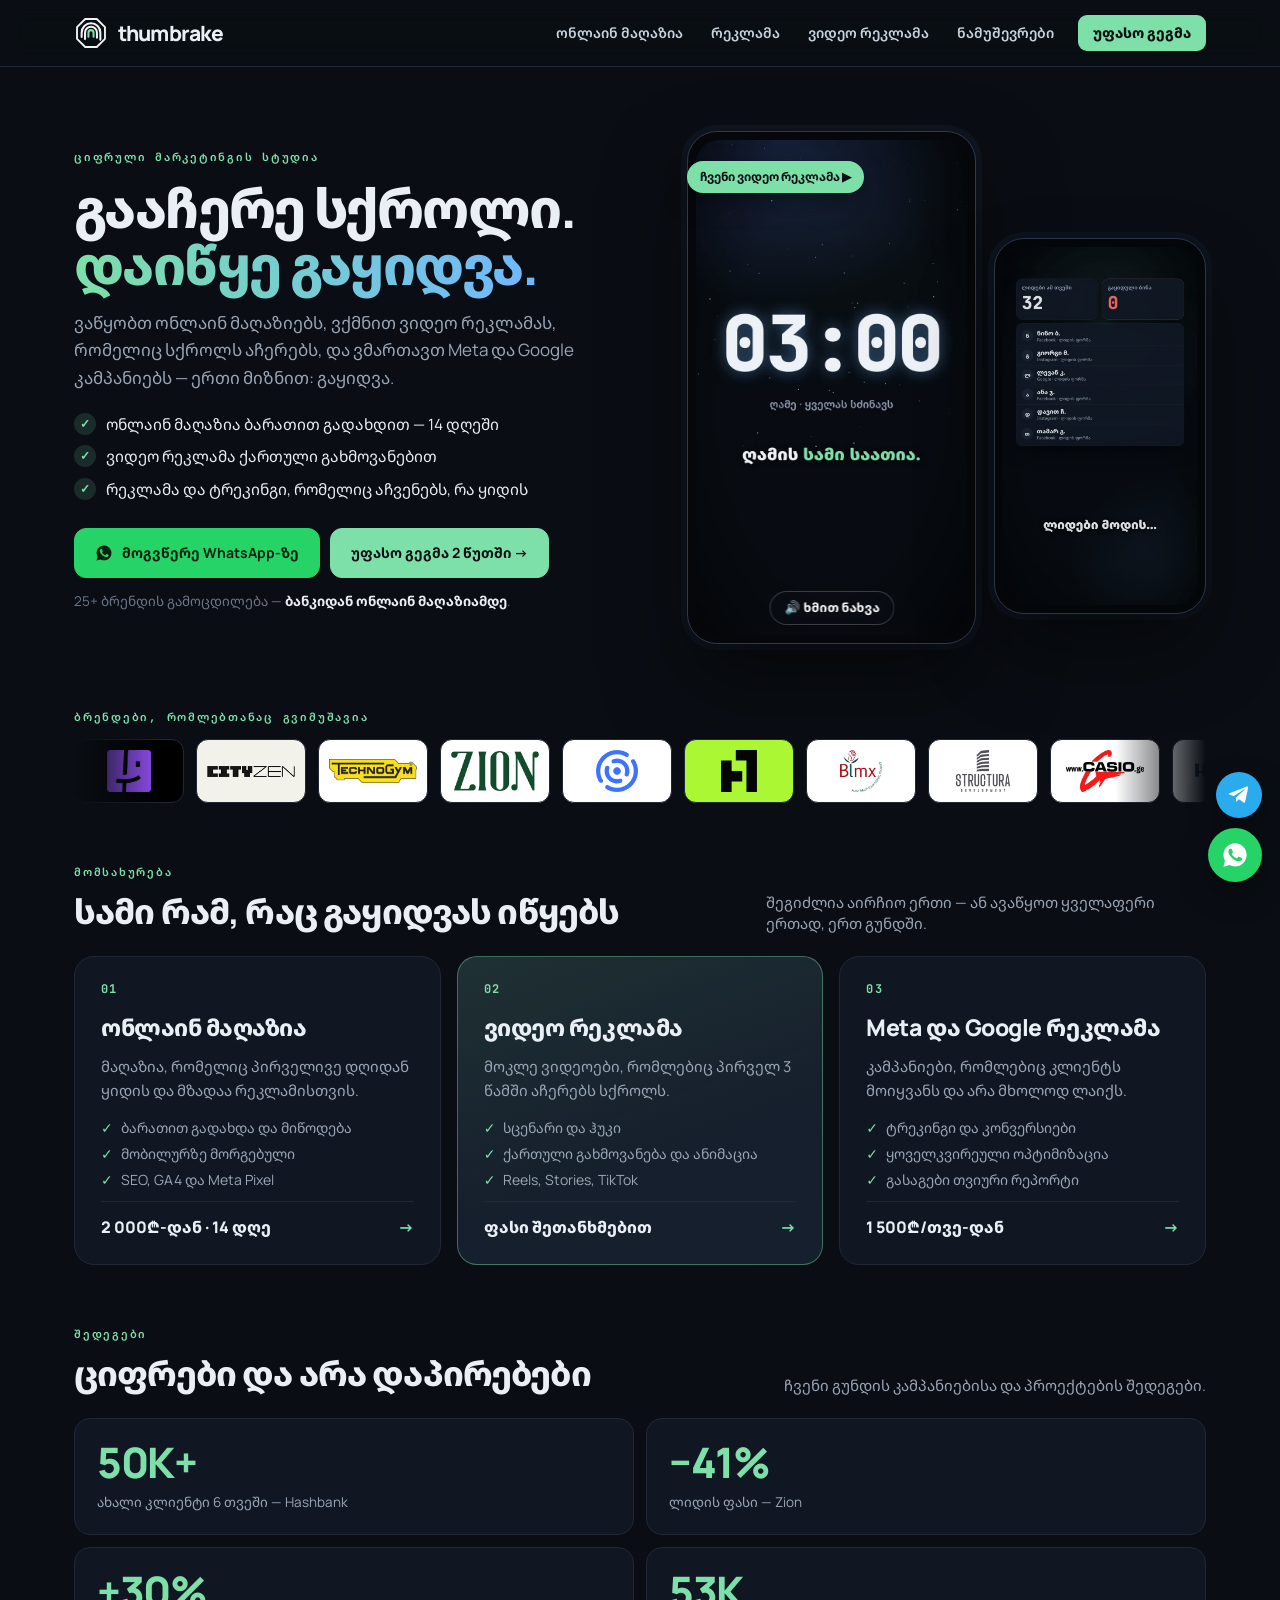
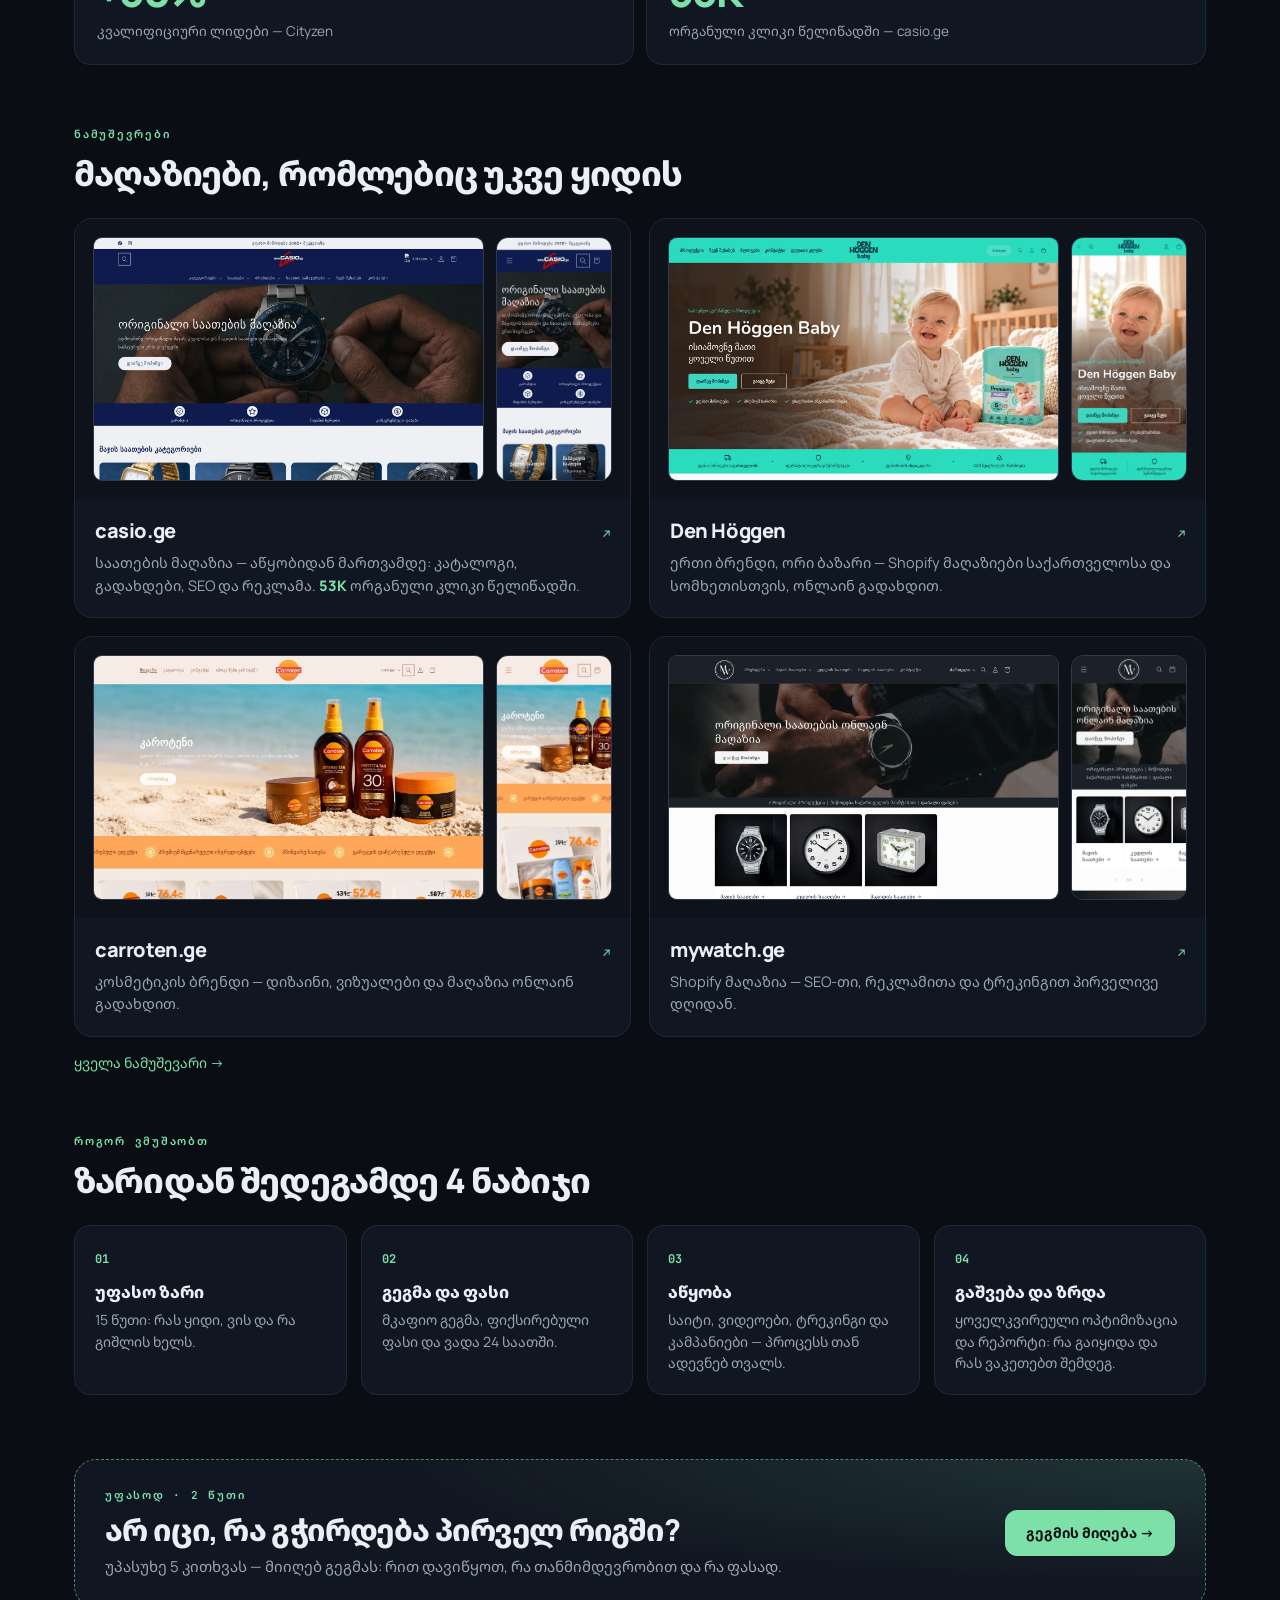
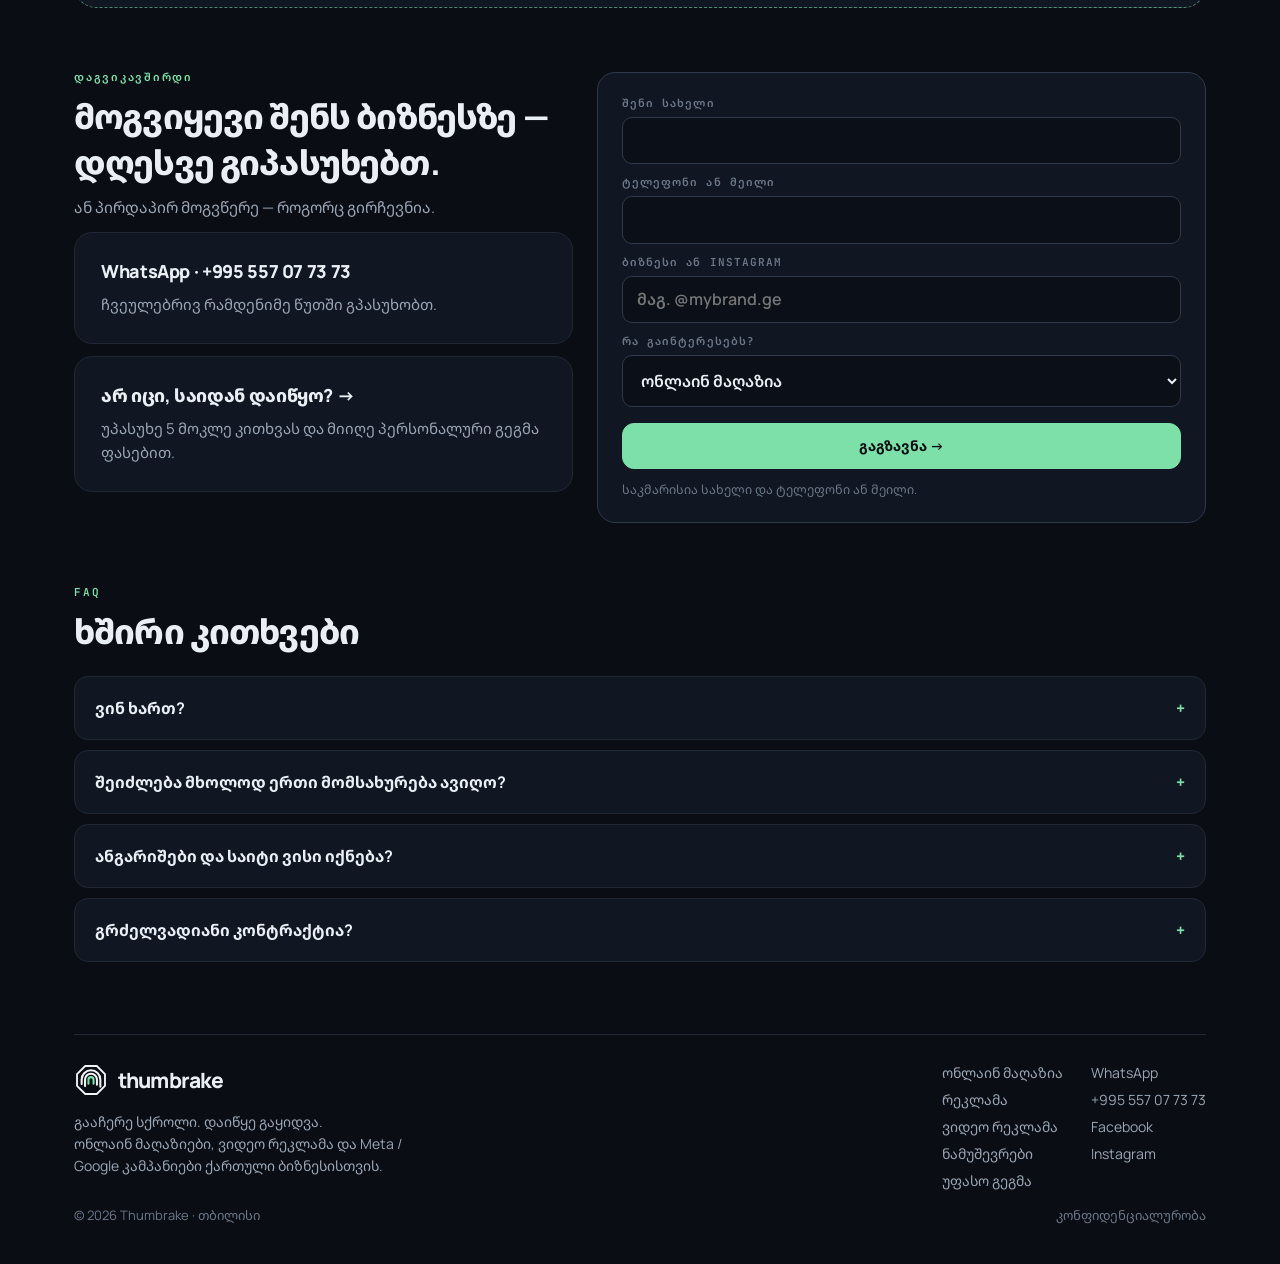
<file: index.html>
<!doctype html>
<html lang="ka">
<head>
<meta charset="utf-8">
<meta name="viewport" content="width=device-width,initial-scale=1">
<title>Thumbrake — გააჩერე სქროლი. დაიწყე გაყიდვა.</title>
<meta name="description" content="ონლაინ მაღაზიები, ვიდეო რეკლამა და Meta / Google კამპანიები ქართული ბიზნესისთვის. ონლაინ მაღაზია 14 დღეში, 2000₾-დან.">
<link rel="canonical" href="https://thumbrake.ge/">
<meta name="theme-color" content="#0A0E14">
<link rel="icon" href="/img/favicon.svg" type="image/svg+xml">
<link rel="apple-touch-icon" href="/img/icon-512.png">
<meta property="og:type" content="website"><meta property="og:site_name" content="Thumbrake"><meta property="og:locale" content="ka_GE">
<meta property="og:title" content="Thumbrake — გააჩერე სქროლი. დაიწყე გაყიდვა."><meta property="og:description" content="ონლაინ მაღაზიები, ვიდეო რეკლამა და Meta / Google კამპანიები ქართული ბიზნესისთვის. ონლაინ მაღაზია 14 დღეში, 2000₾-დან."><meta property="og:url" content="https://thumbrake.ge/">
<meta property="og:image" content="https://thumbrake.ge/img/og.jpg"><meta property="og:image:width" content="1200"><meta property="og:image:height" content="630">
<meta name="twitter:card" content="summary_large_image">
<script type="application/ld+json">{"@context": "https://schema.org", "@type": "ProfessionalService", "name": "Thumbrake", "url": "https://thumbrake.ge", "logo": "https://thumbrake.ge/img/icon-512.png", "telephone": "+995557077373", "areaServed": "GE", "slogan": "გააჩერე სქროლი. დაიწყე გაყიდვა.", "sameAs": ["https://www.facebook.com/thumbrake", "https://www.instagram.com/thumbrake.ge"]}</script>

<link rel="preconnect" href="https://fonts.googleapis.com"><link rel="preconnect" href="https://fonts.gstatic.com" crossorigin>
<link href="https://fonts.googleapis.com/css2?family=Manrope:wght@400;500;600;700;800&family=Noto+Sans+Georgian:wght@400;500;600;700;800&family=JetBrains+Mono:wght@500;600;700&display=swap" rel="stylesheet">
<link rel="stylesheet" href="/assets/tb.css">
</head>
<body>

<header class="top"><div class="wrap">
<a class="logo" href="/" aria-label="Thumbrake — მთავარი"><img src="/img/mark.svg" alt="" width="34" height="34">thumbrake</a>
<nav class="nav" aria-label="მენიუ"><a href="/online-shop/">ონლაინ მაღაზია</a><a href="/advertising/">რეკლამა</a><a href="/video-ads/">ვიდეო რეკლამა</a><a href="/works/">ნამუშევრები</a><a class="cta" href="/plan/">უფასო გეგმა</a></nav>
<button class="burger" type="button" aria-label="მენიუ" aria-expanded="false"><i></i></button>
</div></header>
<main class="wrap">
<section class="hero">
<div>
<div class="k">ციფრული მარკეტინგის სტუდია</div>
<h1>გააჩერე სქროლი.<br><span class="g">დაიწყე გაყიდვა.</span></h1>
<p class="lead">ვაწყობთ ონლაინ მაღაზიებს, ვქმნით ვიდეო რეკლამას, რომელიც სქროლს აჩერებს, და ვმართავთ Meta და Google კამპანიებს — ერთი მიზნით: გაყიდვა.</p>
<ul class="ticks"><li>ონლაინ მაღაზია ბარათით გადახდით — 14 დღეში</li><li>ვიდეო რეკლამა ქართული გახმოვანებით</li><li>რეკლამა და ტრეკინგი, რომელიც აჩვენებს, რა ყიდის</li></ul>
<div class="ctas"><a class="btn wa" href="https://wa.me/995557077373" target="_blank" rel="noopener noreferrer"><svg width="18" height="18" viewBox="0 0 24 24" fill="currentColor" aria-hidden="true"><path d="M12.04 2C6.58 2 2.13 6.45 2.13 11.91c0 1.75.46 3.45 1.32 4.95L2.05 22l5.25-1.38a9.9 9.9 0 0 0 4.74 1.21h.01c5.46 0 9.91-4.45 9.91-9.91 0-2.65-1.03-5.14-2.9-7.01A9.84 9.84 0 0 0 12.04 2Zm5.8 14.06c-.24.68-1.42 1.3-1.95 1.35-.5.05-1.13.07-1.82-.11a16.6 16.6 0 0 1-1.65-.61c-2.9-1.25-4.8-4.18-4.95-4.37-.14-.2-1.18-1.57-1.18-3s.75-2.13 1.02-2.42c.27-.29.58-.36.78-.36h.56c.18 0 .42-.07.66.5.24.58.82 2 .89 2.15.07.15.12.32.02.51-.1.2-.15.32-.29.49-.15.17-.31.38-.44.51-.15.15-.3.3-.13.6.17.29.76 1.25 1.63 2.03 1.12 1 2.06 1.3 2.36 1.45.29.15.46.12.63-.07.17-.2.73-.85.92-1.14.2-.29.39-.24.66-.15.27.1 1.7.8 2 .95.29.14.48.22.55.34.07.12.07.7-.17 1.38Z"/></svg><span>მოგვწერე WhatsApp-ზე</span></a><a class="btn p" href="/plan/">უფასო გეგმა 2 წუთში →</a></div>
<p class="price-note">25+ ბრენდის გამოცდილება — <b>ბანკიდან ონლაინ მაღაზიამდე</b>.</p>
</div>
<div class="hv"><span class="chip">ჩვენი ვიდეო რეკლამა ▶</span><div class="phone"><video src="/media/store.mp4" poster="/media/store.jpg" muted loop playsinline preload="metadata" data-name="store"></video><button class=snd type=button>🔊 ხმით ნახვა</button></div><div class="phone sm"><video src="/media/realty.mp4" poster="/media/realty.jpg" muted loop playsinline preload="metadata" data-name="realty"></video></div></div>
</section>

<section class="sec" style="padding-top:28px"><div class="k" style="margin-bottom:16px">ბრენდები, რომლებთანაც გვიმუშავია</div><div class="mq" aria-label="ბრენდები"><div class="tr"><img src="/img/brands/hashbank.png" alt="Hashbank" style="background:#000" loading="lazy" decoding="async"><img src="/img/brands/cityzen.png" alt="Cityzen" style="background:#F2F2EA" loading="lazy" decoding="async"><img src="/img/brands/technogym.png" alt="Technogym" style="background:#fff" loading="lazy" decoding="async"><img src="/img/brands/zion.png" alt="Zion" style="background:#fff" loading="lazy" decoding="async"><img src="/img/brands/tnet.png" alt="TNET" style="background:#fff" loading="lazy" decoding="async"><img src="/img/brands/taf.png" alt="Tbilisi Architecture Forum" style="background:#ABF733" loading="lazy" decoding="async"><img src="/img/brands/bloomex.png" alt="Bloomex" style="background:#fff" loading="lazy" decoding="async"><img src="/img/brands/structura.png" alt="Structura Development" style="background:#fff" loading="lazy" decoding="async"><img src="/img/brands/casio.png" alt="Casio" style="background:#fff" loading="lazy" decoding="async"><img src="/img/brands/denhoggen.png" alt="Den Höggen" style="background:#fff" loading="lazy" decoding="async"><img src="/img/brands/carroten.png" alt="Carroten" style="background:#fff" loading="lazy" decoding="async"><img src="/img/brands/borjomi.png" alt="Borjomi" style="background:#fff" loading="lazy" decoding="async"><img src="/img/brands/richter.png" alt="Richter" style="background:#fff" loading="lazy" decoding="async"><img src="/img/brands/fratello.png" alt="Fratello" style="background:#fff" loading="lazy" decoding="async"><img src="/img/brands/mywatch.png" alt="MyWatch" style="background:#fff" loading="lazy" decoding="async"><img src="/img/brands/myjobs.png" alt="MyJobs" style="background:#fff" loading="lazy" decoding="async"><img src="/img/brands/tkt.png" alt="TKT" style="background:#fff" loading="lazy" decoding="async"><img src="/img/brands/bioten.png" alt="Bioten" style="background:#fff" loading="lazy" decoding="async"><img src="/img/brands/hashbank.png" aria-hidden=true alt="Hashbank" style="background:#000" loading="lazy" decoding="async"><img src="/img/brands/cityzen.png" aria-hidden=true alt="Cityzen" style="background:#F2F2EA" loading="lazy" decoding="async"><img src="/img/brands/technogym.png" aria-hidden=true alt="Technogym" style="background:#fff" loading="lazy" decoding="async"><img src="/img/brands/zion.png" aria-hidden=true alt="Zion" style="background:#fff" loading="lazy" decoding="async"><img src="/img/brands/tnet.png" aria-hidden=true alt="TNET" style="background:#fff" loading="lazy" decoding="async"><img src="/img/brands/taf.png" aria-hidden=true alt="Tbilisi Architecture Forum" style="background:#ABF733" loading="lazy" decoding="async"><img src="/img/brands/bloomex.png" aria-hidden=true alt="Bloomex" style="background:#fff" loading="lazy" decoding="async"><img src="/img/brands/structura.png" aria-hidden=true alt="Structura Development" style="background:#fff" loading="lazy" decoding="async"><img src="/img/brands/casio.png" aria-hidden=true alt="Casio" style="background:#fff" loading="lazy" decoding="async"><img src="/img/brands/denhoggen.png" aria-hidden=true alt="Den Höggen" style="background:#fff" loading="lazy" decoding="async"><img src="/img/brands/carroten.png" aria-hidden=true alt="Carroten" style="background:#fff" loading="lazy" decoding="async"><img src="/img/brands/borjomi.png" aria-hidden=true alt="Borjomi" style="background:#fff" loading="lazy" decoding="async"><img src="/img/brands/richter.png" aria-hidden=true alt="Richter" style="background:#fff" loading="lazy" decoding="async"><img src="/img/brands/fratello.png" aria-hidden=true alt="Fratello" style="background:#fff" loading="lazy" decoding="async"><img src="/img/brands/mywatch.png" aria-hidden=true alt="MyWatch" style="background:#fff" loading="lazy" decoding="async"><img src="/img/brands/myjobs.png" aria-hidden=true alt="MyJobs" style="background:#fff" loading="lazy" decoding="async"><img src="/img/brands/tkt.png" aria-hidden=true alt="TKT" style="background:#fff" loading="lazy" decoding="async"><img src="/img/brands/bioten.png" aria-hidden=true alt="Bioten" style="background:#fff" loading="lazy" decoding="async"></div></div></section>

<section class="sec"><div class="sh"><div><div class="k">მომსახურება</div><h2>სამი რამ, რაც გაყიდვას იწყებს</h2></div><p>შეგიძლია აირჩიო ერთი — ან ავაწყოთ ყველაფერი ერთად, ერთ გუნდში.</p></div>
<div class="svc">
<a class="sv reveal" href="/online-shop/"><span class="n">01</span><h3>ონლაინ მაღაზია</h3><p>მაღაზია, რომელიც პირველივე დღიდან ყიდის და მზადაა რეკლამისთვის.</p><ul><li>ბარათით გადახდა და მიწოდება</li><li>მობილურზე მორგებული</li><li>SEO, GA4 და Meta Pixel</li></ul><div class="ft">2 000₾-დან · 14 დღე <span>→</span></div></a>
<a class="sv hot reveal" href="/video-ads/"><span class="n">02</span><h3>ვიდეო რეკლამა</h3><p>მოკლე ვიდეოები, რომლებიც პირველ 3 წამში აჩერებს სქროლს.</p><ul><li>სცენარი და ჰუკი</li><li>ქართული გახმოვანება და ანიმაცია</li><li>Reels, Stories, TikTok</li></ul><div class="ft">ფასი შეთანხმებით <span>→</span></div></a>
<a class="sv reveal" href="/advertising/"><span class="n">03</span><h3>Meta და Google რეკლამა</h3><p>კამპანიები, რომლებიც კლიენტს მოიყვანს და არა მხოლოდ ლაიქს.</p><ul><li>ტრეკინგი და კონვერსიები</li><li>ყოველკვირეული ოპტიმიზაცია</li><li>გასაგები თვიური რეპორტი</li></ul><div class="ft">1 500₾/თვე-დან <span>→</span></div></a>
</div></section>

<section class="sec"><div class="sh"><div><div class="k">შედეგები</div><h2>ციფრები და არა დაპირებები</h2></div><p>ჩვენი გუნდის კამპანიებისა და პროექტების შედეგები.</p></div><div class="proof">
<div class="pf reveal"><div class="pv">50K+</div><div class="pl">ახალი კლიენტი 6 თვეში — Hashbank</div></div>
<div class="pf reveal"><div class="pv">−41%</div><div class="pl">ლიდის ფასი — Zion</div></div>
<div class="pf reveal"><div class="pv">+30%</div><div class="pl">კვალიფიციური ლიდები — Cityzen</div></div>
<div class="pf reveal"><div class="pv">53K</div><div class="pl">ორგანული კლიკი წელიწადში — casio.ge</div></div></div></section>

<section class="sec"><div class="sh"><div><div class="k">ნამუშევრები</div><h2>მაღაზიები, რომლებიც უკვე ყიდის</h2></div></div><div class="work"><a class="wk reveal" href="https://casio.ge" target="_blank" rel="noopener noreferrer"><div class="shots"><img class="d" src="/img/work/casio-d.webp" alt="casio.ge" loading="lazy" decoding="async"><img class="m" src="/img/work/casio-m.webp" alt="" loading="lazy" decoding="async"></div><div class="b"><h3>casio.ge <span>↗</span></h3><p>საათების მაღაზია — აწყობიდან მართვამდე: კატალოგი, გადახდები, SEO და რეკლამა. <span class=kp>53K</span> ორგანული კლიკი წელიწადში.</p></div></a><a class="wk reveal" href="https://hoggen.ge" target="_blank" rel="noopener noreferrer"><div class="shots"><img class="d" src="/img/work/hoggen-d.webp" alt="Den Höggen" loading="lazy" decoding="async"><img class="m" src="/img/work/hoggen-m.webp" alt="" loading="lazy" decoding="async"></div><div class="b"><h3>Den Höggen <span>↗</span></h3><p>ერთი ბრენდი, ორი ბაზარი — Shopify მაღაზიები საქართველოსა და სომხეთისთვის, ონლაინ გადახდით.</p></div></a><a class="wk reveal" href="https://carroten.ge" target="_blank" rel="noopener noreferrer"><div class="shots"><img class="d" src="/img/work/carroten-d.webp" alt="carroten.ge" loading="lazy" decoding="async"><img class="m" src="/img/work/carroten-m.webp" alt="" loading="lazy" decoding="async"></div><div class="b"><h3>carroten.ge <span>↗</span></h3><p>კოსმეტიკის ბრენდი — დიზაინი, ვიზუალები და მაღაზია ონლაინ გადახდით.</p></div></a><a class="wk reveal" href="https://mywatch.ge" target="_blank" rel="noopener noreferrer"><div class="shots"><img class="d" src="/img/work/mywatch-d.webp" alt="mywatch.ge" loading="lazy" decoding="async"><img class="m" src="/img/work/mywatch-m.webp" alt="" loading="lazy" decoding="async"></div><div class="b"><h3>mywatch.ge <span>↗</span></h3><p>Shopify მაღაზია — SEO-თი, რეკლამითა და ტრეკინგით პირველივე დღიდან.</p></div></a></div>
<p style="margin:16px 0 0;font-size:14px"><a href="/works/">ყველა ნამუშევარი →</a></p></section>

<section class="sec"><div class="sh"><div><div class="k">როგორ ვმუშაობთ</div><h2>ზარიდან შედეგამდე 4 ნაბიჯი</h2></div></div><div class="steps"><div class="st reveal"><h3>უფასო ზარი</h3><p>15 წუთი: რას ყიდი, ვის და რა გიშლის ხელს.</p></div><div class="st reveal"><h3>გეგმა და ფასი</h3><p>მკაფიო გეგმა, ფიქსირებული ფასი და ვადა 24 საათში.</p></div><div class="st reveal"><h3>აწყობა</h3><p>საიტი, ვიდეოები, ტრეკინგი და კამპანიები — პროცესს თან ადევნებ თვალს.</p></div><div class="st reveal"><h3>გაშვება და ზრდა</h3><p>ყოველკვირეული ოპტიმიზაცია და რეპორტი: რა გაიყიდა და რას ვაკეთებთ შემდეგ.</p></div></div></section>
<section class="sec"><div class="band reveal"><div><div class="k">უფასოდ · 2 წუთი</div><h2>არ იცი, რა გჭირდება პირველ რიგში?</h2><p>უპასუხე 5 კითხვას — მიიღებ გეგმას: რით დავიწყოთ, რა თანმიმდევრობით და რა ფასად.</p></div><a class="btn p" href="/plan/">გეგმის მიღება →</a></div></section>
<section class="sec" id="lead"><div class="lead-sec">
<div class="alt"><div><div class="k">დაგვიკავშირდი</div><h2 style="margin:10px 0 10px;font-size:clamp(24px,3vw,34px);font-weight:800;letter-spacing:-.025em">მოგვიყევი შენს ბიზნესზე — დღესვე გიპასუხებთ.</h2><p style="margin:0;color:var(--muted);font-size:15.5px;line-height:1.6">ან პირდაპირ მოგვწერე — როგორც გირჩევნია.</p></div>
<a class="box" href="https://wa.me/995557077373" target="_blank" rel="noopener noreferrer"><h3>WhatsApp · +995 557 07 73 73</h3><p>ჩვეულებრივ რამდენიმე წუთში გპასუხობთ.</p></a>
<a class="box" href="/plan/"><h3>არ იცი, საიდან დაიწყო? →</h3><p>უპასუხე 5 მოკლე კითხვას და მიიღე პერსონალური გეგმა ფასებით.</p></a></div>
<form class="lf" data-src="home" novalidate><div class="fi" style="display:grid;gap:12px">
<label><span>შენი სახელი</span><input name="name" required autocomplete="name"></label>
<label><span>ტელეფონი ან მეილი</span><input name="contact" required autocomplete="tel"></label>
<label><span>ბიზნესი ან Instagram</span><input name="biz" placeholder="მაგ. @mybrand.ge"></label>
<label><span>რა გაინტერესებს?</span><select name="q"><option>ონლაინ მაღაზია</option><option>ვიდეო რეკლამა</option><option>Meta / Google რეკლამა</option><option>ყველაფერი ერთად</option><option>ჯერ არ ვიცი</option></select></label>
<button class="btn p" type="submit">გაგზავნა →</button>
<p class="hint">საკმარისია სახელი და ტელეფონი ან მეილი.</p></div>
<div class="ok"><b>მადლობა!</b> დღესვე დაგიკავშირდებით. უფრო სწრაფად: <a href="https://wa.me/995557077373" target="_blank" rel="noopener">WhatsApp</a>.</div>
</form></div></section>
<section class="sec"><div class="sh"><div><div class="k">FAQ</div><h2>ხშირი კითხვები</h2></div></div><div class="faq"><details><summary>ვინ ხართ?</summary><p>Thumbrake ციფრული მარკეტინგის სტუდიაა თბილისში. 5+ წლის გამოცდილება გვაქვს რეკლამაში, საიტების აწყობასა და ანალიტიკაში — ბანკებიდან და დეველოპერებიდან ონლაინ მაღაზიებამდე.</p></details><details><summary>შეიძლება მხოლოდ ერთი მომსახურება ავიღო?</summary><p>კი. შეგიძლია მხოლოდ მაღაზია, მხოლოდ ვიდეო ან მხოლოდ რეკლამა აიღო. ერთად კი ყველაზე კარგად მუშაობს — საიტი, ვიდეო და რეკლამა ერთი მიზნისთვისაა აწყობილი.</p></details><details><summary>ანგარიშები და საიტი ვისი იქნება?</summary><p>შენი. დომენი, მაღაზია, სარეკლამო ანგარიშები და მონაცემები შენს სახელზეა — ჩვენ შენ მიერ მიცემული წვდომით ვმუშაობთ.</p></details><details><summary>გრძელვადიანი კონტრაქტია?</summary><p>არა. რეკლამის მართვა თვიდან თვემდეა — თუ არ გაწყობს, შეგიძლია შეწყვიტო.</p></details></div></section>
<footer class="foot">
<div class="r1"><div><a class="logo" href="/"><img src="/img/mark.svg" alt="" width="30" height="30">thumbrake</a><p>გააჩერე სქროლი. დაიწყე გაყიდვა.<br>ონლაინ მაღაზიები, ვიდეო რეკლამა და Meta / Google კამპანიები ქართული ბიზნესისთვის.</p></div>
<div class="lk"><a href="/online-shop/">ონლაინ მაღაზია</a><a href="https://wa.me/995557077373" target="_blank" rel="noopener">WhatsApp</a><a href="/advertising/">რეკლამა</a><a href="tel:+995557077373">+995 557 07 73 73</a><a href="/video-ads/">ვიდეო რეკლამა</a><a href="https://www.facebook.com/thumbrake" target="_blank" rel="noopener">Facebook</a><a href="/works/">ნამუშევრები</a><a href="https://www.instagram.com/thumbrake.ge" target="_blank" rel="noopener">Instagram</a><a href="/plan/">უფასო გეგმა</a></div></div>
<div class="r2"><span>© 2026 Thumbrake · თბილისი</span><a href="/privacy/">კონფიდენციალურობა</a></div>
</footer>
</main>
<div class="dock"><a class="tg" href="https://t.me/+995557077373" target="_blank" rel="noopener noreferrer" aria-label="Telegram"><svg width="22" height="22" viewBox="0 0 24 24" fill="currentColor" aria-hidden="true"><path d="M21.9 4.3 18.7 19.4c-.2 1-.9 1.3-1.8.8l-4.9-3.6-2.4 2.3c-.3.3-.5.5-1 .5l.4-5 9.1-8.2c.4-.4-.1-.6-.6-.2L6.3 13 1.5 11.5c-1-.3-1-1 .2-1.5L20.6 2.7c.9-.3 1.6.2 1.3 1.6Z"/></svg></a><a class="wa" href="https://wa.me/995557077373" target="_blank" rel="noopener noreferrer" aria-label="WhatsApp"><svg width="28" height="28" viewBox="0 0 24 24" fill="currentColor" aria-hidden="true"><path d="M12.04 2C6.58 2 2.13 6.45 2.13 11.91c0 1.75.46 3.45 1.32 4.95L2.05 22l5.25-1.38a9.9 9.9 0 0 0 4.74 1.21h.01c5.46 0 9.91-4.45 9.91-9.91 0-2.65-1.03-5.14-2.9-7.01A9.84 9.84 0 0 0 12.04 2Zm5.8 14.06c-.24.68-1.42 1.3-1.95 1.35-.5.05-1.13.07-1.82-.11a16.6 16.6 0 0 1-1.65-.61c-2.9-1.25-4.8-4.18-4.95-4.37-.14-.2-1.18-1.57-1.18-3s.75-2.13 1.02-2.42c.27-.29.58-.36.78-.36h.56c.18 0 .42-.07.66.5.24.58.82 2 .89 2.15.07.15.12.32.02.51-.1.2-.15.32-.29.49-.15.17-.31.38-.44.51-.15.15-.3.3-.13.6.17.29.76 1.25 1.63 2.03 1.12 1 2.06 1.3 2.36 1.45.29.15.46.12.63-.07.17-.2.73-.85.92-1.14.2-.29.39-.24.66-.15.27.1 1.7.8 2 .95.29.14.48.22.55.34.07.12.07.7-.17 1.38Z"/></svg></a></div>
<script src="/assets/tb.js" defer></script>
</body>
</html>
</file>
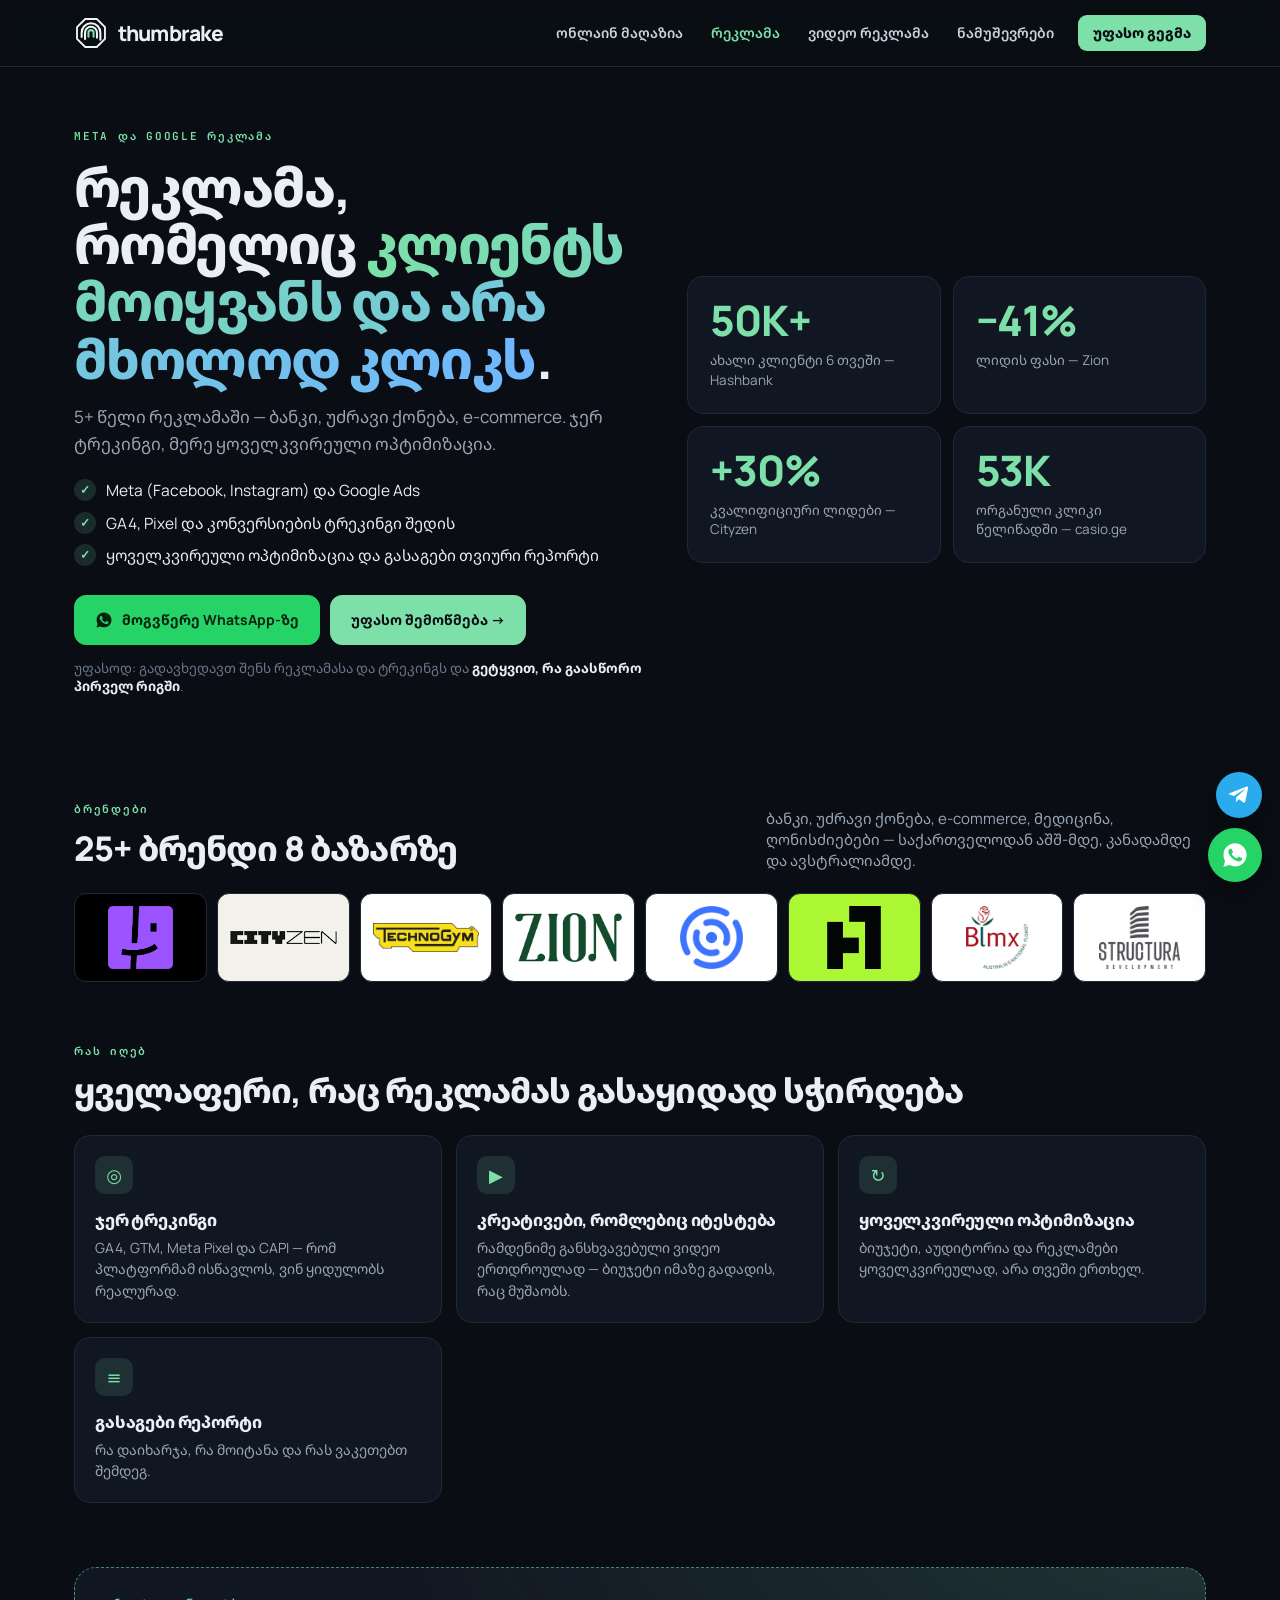
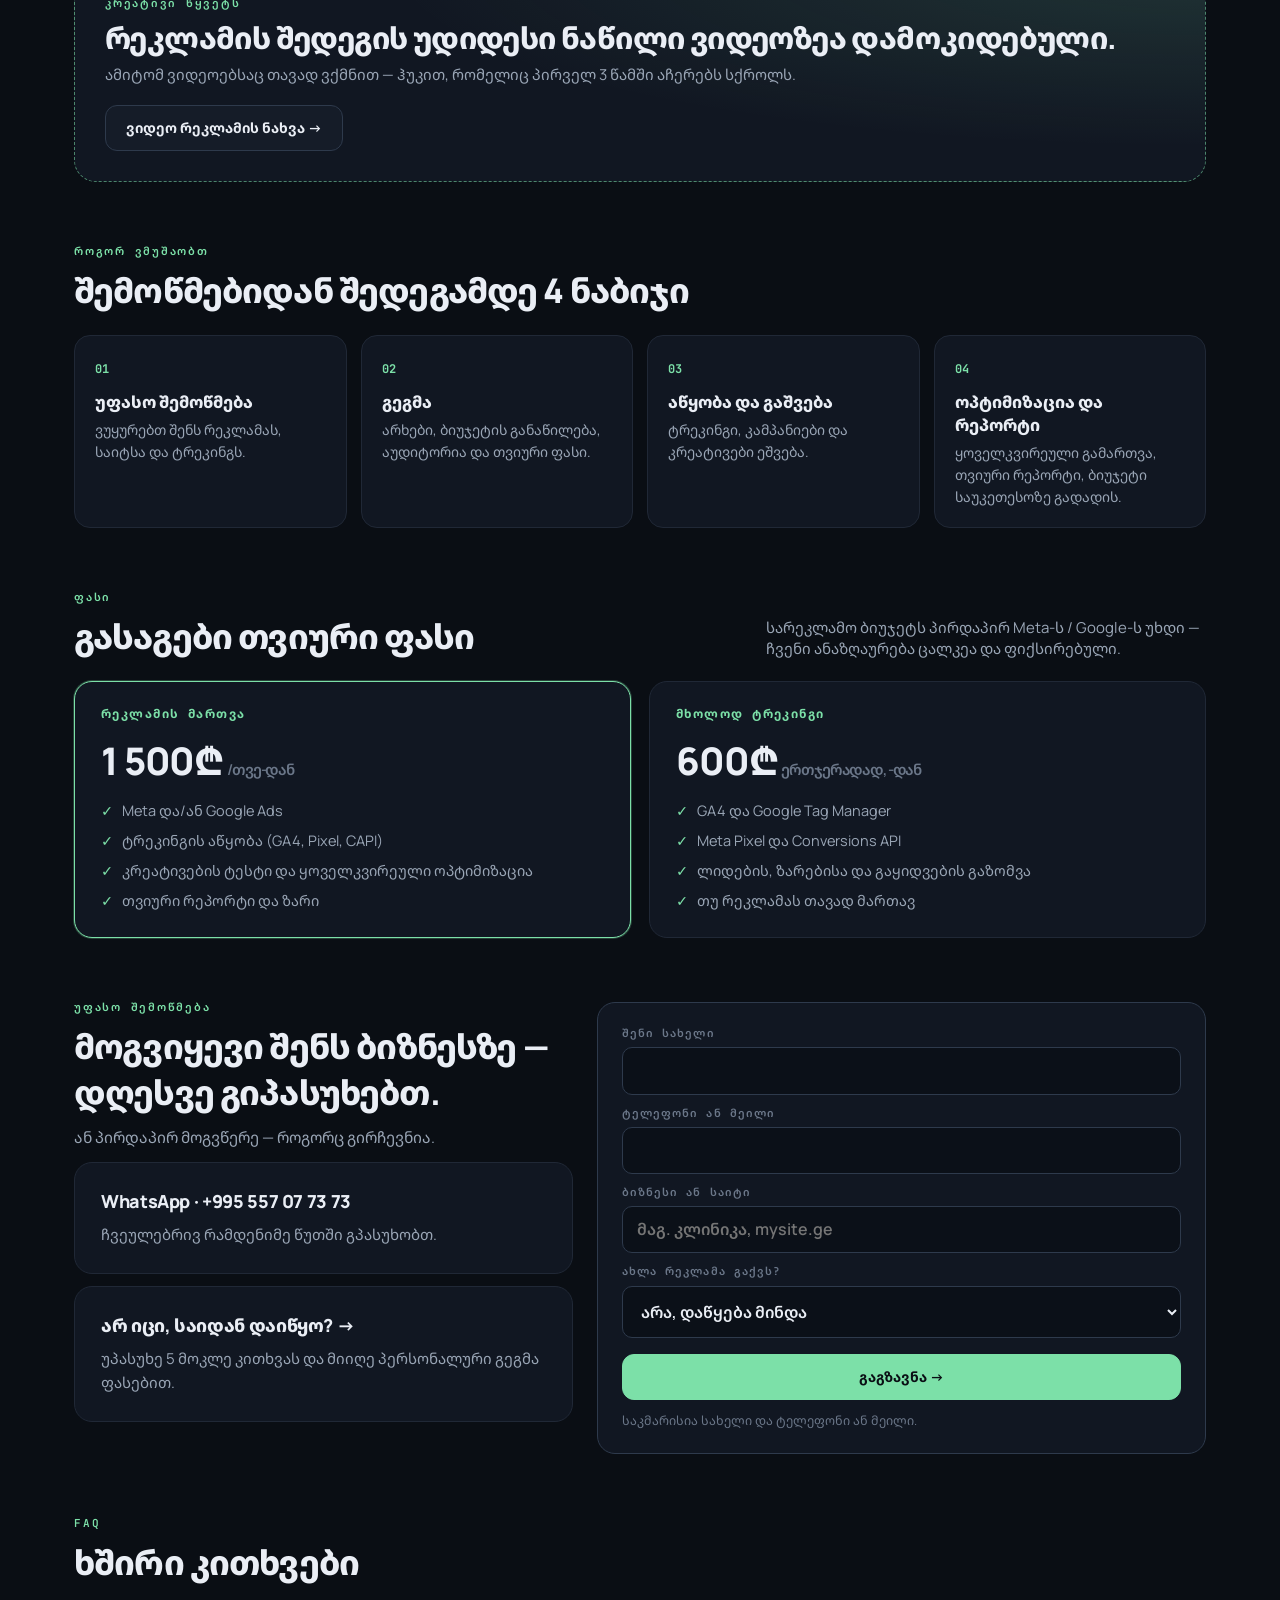
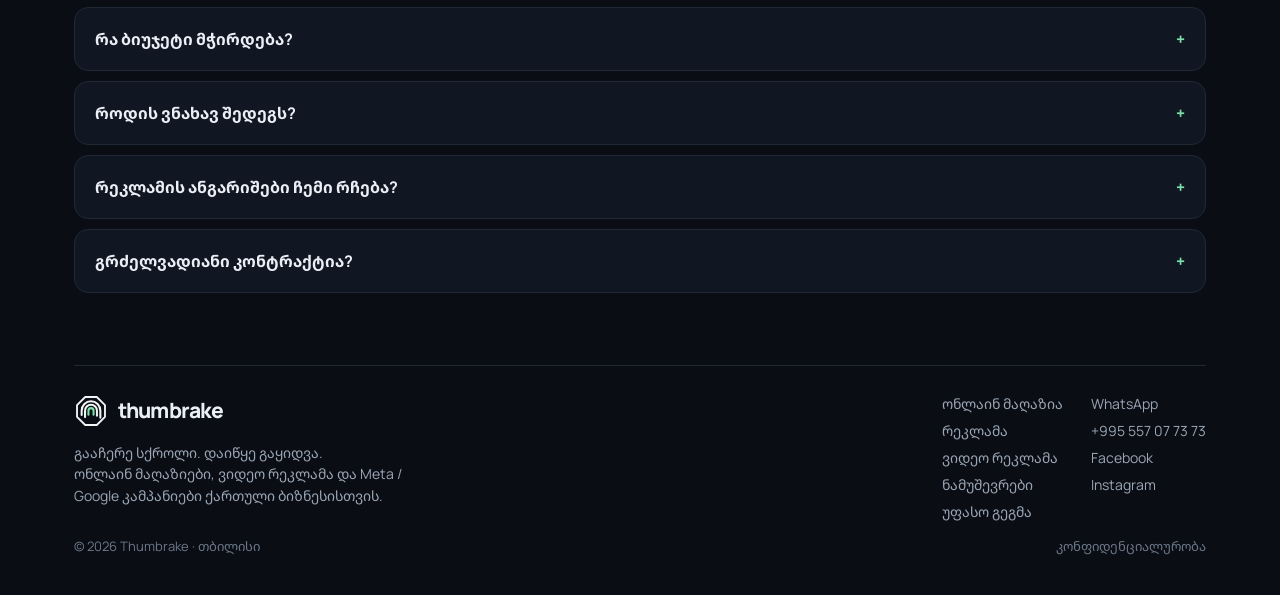
<file: advertising/index.html>
<!doctype html>
<html lang="ka">
<head>
<meta charset="utf-8">
<meta name="viewport" content="width=device-width,initial-scale=1">
<title>Meta და Google რეკლამა — Thumbrake</title>
<meta name="description" content="Meta და Google რეკლამა, რომელიც კლიენტს მოიყვანს: ტრეკინგი, ვიდეო კრეატივები, ყოველკვირეული ოპტიმიზაცია. 5+ წელი, 25+ ბრენდი.">
<link rel="canonical" href="https://thumbrake.ge/advertising/">
<meta name="theme-color" content="#0A0E14">
<link rel="icon" href="/img/favicon.svg" type="image/svg+xml">
<link rel="apple-touch-icon" href="/img/icon-512.png">
<meta property="og:type" content="website"><meta property="og:site_name" content="Thumbrake"><meta property="og:locale" content="ka_GE">
<meta property="og:title" content="Meta და Google რეკლამა — Thumbrake"><meta property="og:description" content="Meta და Google რეკლამა, რომელიც კლიენტს მოიყვანს: ტრეკინგი, ვიდეო კრეატივები, ყოველკვირეული ოპტიმიზაცია. 5+ წელი, 25+ ბრენდი."><meta property="og:url" content="https://thumbrake.ge/advertising/">
<meta property="og:image" content="https://thumbrake.ge/img/og.jpg"><meta property="og:image:width" content="1200"><meta property="og:image:height" content="630">
<meta name="twitter:card" content="summary_large_image">
<script type="application/ld+json">{"@context": "https://schema.org", "@type": "ProfessionalService", "name": "Thumbrake", "url": "https://thumbrake.ge", "logo": "https://thumbrake.ge/img/icon-512.png", "telephone": "+995557077373", "areaServed": "GE", "slogan": "გააჩერე სქროლი. დაიწყე გაყიდვა.", "sameAs": ["https://www.facebook.com/thumbrake", "https://www.instagram.com/thumbrake.ge"]}</script>

<link rel="preconnect" href="https://fonts.googleapis.com"><link rel="preconnect" href="https://fonts.gstatic.com" crossorigin>
<link href="https://fonts.googleapis.com/css2?family=Manrope:wght@400;500;600;700;800&family=Noto+Sans+Georgian:wght@400;500;600;700;800&family=JetBrains+Mono:wght@500;600;700&display=swap" rel="stylesheet">
<link rel="stylesheet" href="/assets/tb.css">
</head>
<body>

<header class="top"><div class="wrap">
<a class="logo" href="/" aria-label="Thumbrake — მთავარი"><img src="/img/mark.svg" alt="" width="34" height="34">thumbrake</a>
<nav class="nav" aria-label="მენიუ"><a href="/online-shop/">ონლაინ მაღაზია</a><a href="/advertising/" class=on>რეკლამა</a><a href="/video-ads/">ვიდეო რეკლამა</a><a href="/works/">ნამუშევრები</a><a class="cta" href="/plan/">უფასო გეგმა</a></nav>
<button class="burger" type="button" aria-label="მენიუ" aria-expanded="false"><i></i></button>
</div></header>
<main class="wrap">
<section class="hero"><div>
<div class="k">Meta და Google რეკლამა</div>
<h1>რეკლამა, რომელიც <span class="g">კლიენტს მოიყვანს და არა მხოლოდ კლიკს</span>.</h1>
<p class="lead">5+ წელი რეკლამაში — ბანკი, უძრავი ქონება, e-commerce. ჯერ ტრეკინგი, მერე ყოველკვირეული ოპტიმიზაცია.</p>
<ul class="ticks"><li>Meta (Facebook, Instagram) და Google Ads</li><li>GA4, Pixel და კონვერსიების ტრეკინგი შედის</li><li>ყოველკვირეული ოპტიმიზაცია და გასაგები თვიური რეპორტი</li></ul>
<div class="ctas"><a class="btn wa" href="https://wa.me/995557077373" target="_blank" rel="noopener noreferrer"><svg width="18" height="18" viewBox="0 0 24 24" fill="currentColor" aria-hidden="true"><path d="M12.04 2C6.58 2 2.13 6.45 2.13 11.91c0 1.75.46 3.45 1.32 4.95L2.05 22l5.25-1.38a9.9 9.9 0 0 0 4.74 1.21h.01c5.46 0 9.91-4.45 9.91-9.91 0-2.65-1.03-5.14-2.9-7.01A9.84 9.84 0 0 0 12.04 2Zm5.8 14.06c-.24.68-1.42 1.3-1.95 1.35-.5.05-1.13.07-1.82-.11a16.6 16.6 0 0 1-1.65-.61c-2.9-1.25-4.8-4.18-4.95-4.37-.14-.2-1.18-1.57-1.18-3s.75-2.13 1.02-2.42c.27-.29.58-.36.78-.36h.56c.18 0 .42-.07.66.5.24.58.82 2 .89 2.15.07.15.12.32.02.51-.1.2-.15.32-.29.49-.15.17-.31.38-.44.51-.15.15-.3.3-.13.6.17.29.76 1.25 1.63 2.03 1.12 1 2.06 1.3 2.36 1.45.29.15.46.12.63-.07.17-.2.73-.85.92-1.14.2-.29.39-.24.66-.15.27.1 1.7.8 2 .95.29.14.48.22.55.34.07.12.07.7-.17 1.38Z"/></svg><span>მოგვწერე WhatsApp-ზე</span></a><a class="btn p" href="#lead">უფასო შემოწმება →</a></div>
<p class="price-note">უფასოდ: გადავხედავთ შენს რეკლამასა და ტრეკინგს და <b>გეტყვით, რა გაასწორო პირველ რიგში</b>.</p></div>
<div class="proof">
<div class="pf reveal"><div class="pv">50K+</div><div class="pl">ახალი კლიენტი 6 თვეში — Hashbank</div></div>
<div class="pf reveal"><div class="pv">−41%</div><div class="pl">ლიდის ფასი — Zion</div></div>
<div class="pf reveal"><div class="pv">+30%</div><div class="pl">კვალიფიციური ლიდები — Cityzen</div></div>
<div class="pf reveal"><div class="pv">53K</div><div class="pl">ორგანული კლიკი წელიწადში — casio.ge</div></div></div>
</section>
<section class="sec"><div class="sh"><div><div class="k">ბრენდები</div><h2>25+ ბრენდი 8 ბაზარზე</h2></div><p>ბანკი, უძრავი ქონება, e-commerce, მედიცინა, ღონისძიებები — საქართველოდან აშშ-მდე, კანადამდე და ავსტრალიამდე.</p></div>
<div class="logos"><img src="/img/brands/hashbank.png" alt="Hashbank" style="background:#000" loading="lazy" decoding="async"><img src="/img/brands/cityzen.png" alt="Cityzen" style="background:#F2F2EA" loading="lazy" decoding="async"><img src="/img/brands/technogym.png" alt="Technogym" style="background:#fff" loading="lazy" decoding="async"><img src="/img/brands/zion.png" alt="Zion" style="background:#fff" loading="lazy" decoding="async"><img src="/img/brands/tnet.png" alt="TNET" style="background:#fff" loading="lazy" decoding="async"><img src="/img/brands/taf.png" alt="Tbilisi Architecture Forum" style="background:#ABF733" loading="lazy" decoding="async"><img src="/img/brands/bloomex.png" alt="Bloomex" style="background:#fff" loading="lazy" decoding="async"><img src="/img/brands/structura.png" alt="Structura Development" style="background:#fff" loading="lazy" decoding="async"></div></section>
<section class="sec"><div class="sh"><div><div class="k">რას იღებ</div><h2>ყველაფერი, რაც რეკლამას გასაყიდად სჭირდება</h2></div></div><div class="feat"><div class="f reveal"><div class="i">◎</div><h3>ჯერ ტრეკინგი</h3><p>GA4, GTM, Meta Pixel და CAPI — რომ პლატფორმამ ისწავლოს, ვინ ყიდულობს რეალურად.</p></div><div class="f reveal"><div class="i">▶</div><h3>კრეატივები, რომლებიც იტესტება</h3><p>რამდენიმე განსხვავებული ვიდეო ერთდროულად — ბიუჯეტი იმაზე გადადის, რაც მუშაობს.</p></div><div class="f reveal"><div class="i">↻</div><h3>ყოველკვირეული ოპტიმიზაცია</h3><p>ბიუჯეტი, აუდიტორია და რეკლამები ყოველკვირეულად, არა თვეში ერთხელ.</p></div><div class="f reveal"><div class="i">≡</div><h3>გასაგები რეპორტი</h3><p>რა დაიხარჯა, რა მოიტანა და რას ვაკეთებთ შემდეგ.</p></div></div></section>
<section class="sec"><div class="band reveal"><div><div class="k">კრეატივი წყვეტს</div><h2>რეკლამის შედეგის უდიდესი ნაწილი ვიდეოზეა დამოკიდებული.</h2><p>ამიტომ ვიდეოებსაც თავად ვქმნით — ჰუკით, რომელიც პირველ 3 წამში აჩერებს სქროლს.</p></div><a class="btn" href="/video-ads/">ვიდეო რეკლამის ნახვა →</a></div></section>
<section class="sec"><div class="sh"><div><div class="k">როგორ ვმუშაობთ</div><h2>შემოწმებიდან შედეგამდე 4 ნაბიჯი</h2></div></div><div class="steps"><div class="st reveal"><h3>უფასო შემოწმება</h3><p>ვუყურებთ შენს რეკლამას, საიტსა და ტრეკინგს.</p></div><div class="st reveal"><h3>გეგმა</h3><p>არხები, ბიუჯეტის განაწილება, აუდიტორია და თვიური ფასი.</p></div><div class="st reveal"><h3>აწყობა და გაშვება</h3><p>ტრეკინგი, კამპანიები და კრეატივები ეშვება.</p></div><div class="st reveal"><h3>ოპტიმიზაცია და რეპორტი</h3><p>ყოველკვირეული გამართვა, თვიური რეპორტი, ბიუჯეტი საუკეთესოზე გადადის.</p></div></div></section>
<section class="sec"><div class="sh"><div><div class="k">ფასი</div><h2>გასაგები თვიური ფასი</h2></div><p>სარეკლამო ბიუჯეტს პირდაპირ Meta-ს / Google-ს უხდი — ჩვენი ანაზღაურება ცალკეა და ფიქსირებული.</p></div>
<div class="pricing">
<div class="pc main reveal"><div class="t">რეკლამის მართვა</div><div class="pr">1 500₾<small>/თვე-დან</small></div><ul><li>Meta და/ან Google Ads</li><li>ტრეკინგის აწყობა (GA4, Pixel, CAPI)</li><li>კრეატივების ტესტი და ყოველკვირეული ოპტიმიზაცია</li><li>თვიური რეპორტი და ზარი</li></ul></div>
<div class="pc reveal"><div class="t">მხოლოდ ტრეკინგი</div><div class="pr">600₾<small>ერთჯერადად, -დან</small></div><ul><li>GA4 და Google Tag Manager</li><li>Meta Pixel და Conversions API</li><li>ლიდების, ზარებისა და გაყიდვების გაზომვა</li><li>თუ რეკლამას თავად მართავ</li></ul></div>
</div></section>
<section class="sec" id="lead"><div class="lead-sec">
<div class="alt"><div><div class="k">უფასო შემოწმება</div><h2 style="margin:10px 0 10px;font-size:clamp(24px,3vw,34px);font-weight:800;letter-spacing:-.025em">მოგვიყევი შენს ბიზნესზე — დღესვე გიპასუხებთ.</h2><p style="margin:0;color:var(--muted);font-size:15.5px;line-height:1.6">ან პირდაპირ მოგვწერე — როგორც გირჩევნია.</p></div>
<a class="box" href="https://wa.me/995557077373" target="_blank" rel="noopener noreferrer"><h3>WhatsApp · +995 557 07 73 73</h3><p>ჩვეულებრივ რამდენიმე წუთში გპასუხობთ.</p></a>
<a class="box" href="/plan/"><h3>არ იცი, საიდან დაიწყო? →</h3><p>უპასუხე 5 მოკლე კითხვას და მიიღე პერსონალური გეგმა ფასებით.</p></a></div>
<form class="lf" data-src="advertising" novalidate><div class="fi" style="display:grid;gap:12px">
<label><span>შენი სახელი</span><input name="name" required autocomplete="name"></label>
<label><span>ტელეფონი ან მეილი</span><input name="contact" required autocomplete="tel"></label>
<label><span>ბიზნესი ან საიტი</span><input name="biz" placeholder="მაგ. კლინიკა, mysite.ge"></label>
<label><span>ახლა რეკლამა გაქვს?</span><select name="q"><option>არა, დაწყება მინდა</option><option>კი, თავად ვმართავ</option><option>კი, სხვა მართავს — არ ვარ კმაყოფილი</option></select></label>
<button class="btn p" type="submit">გაგზავნა →</button>
<p class="hint">საკმარისია სახელი და ტელეფონი ან მეილი.</p></div>
<div class="ok"><b>მადლობა!</b> დღესვე დაგიკავშირდებით. უფრო სწრაფად: <a href="https://wa.me/995557077373" target="_blank" rel="noopener">WhatsApp</a>.</div>
</form></div></section>
<section class="sec"><div class="sh"><div><div class="k">FAQ</div><h2>ხშირი კითხვები</h2></div></div><div class="faq"><details><summary>რა ბიუჯეტი მჭირდება?</summary><p>მიზანსა და ბაზარზეა დამოკიდებული. ჯერ სატესტო ბიუჯეტზე ვთანხმდებით, მერე ვზრდით იმას, რაც მუშაობს. ზუსტ ციფრს შემოწმების შემდეგ გეტყვით.</p></details><details><summary>როდის ვნახავ შედეგს?</summary><p>პირველი მონაცემები — პირველივე კვირაში; კამპანიები ჩვეულებრივ 2–4 კვირაში სტაბილურდება, როცა პლატფორმა სწავლობს.</p></details><details><summary>რეკლამის ანგარიშები ჩემი რჩება?</summary><p>კი. ანგარიშები, პიქსელები და მონაცემები შენია, ჩვენ შენ მიერ მიცემული წვდომით ვმუშაობთ.</p></details><details><summary>გრძელვადიანი კონტრაქტია?</summary><p>არა — თვიდან თვემდე. თუ არ გაწყობს, შეგიძლია შეწყვიტო.</p></details></div></section>
<footer class="foot">
<div class="r1"><div><a class="logo" href="/"><img src="/img/mark.svg" alt="" width="30" height="30">thumbrake</a><p>გააჩერე სქროლი. დაიწყე გაყიდვა.<br>ონლაინ მაღაზიები, ვიდეო რეკლამა და Meta / Google კამპანიები ქართული ბიზნესისთვის.</p></div>
<div class="lk"><a href="/online-shop/">ონლაინ მაღაზია</a><a href="https://wa.me/995557077373" target="_blank" rel="noopener">WhatsApp</a><a href="/advertising/">რეკლამა</a><a href="tel:+995557077373">+995 557 07 73 73</a><a href="/video-ads/">ვიდეო რეკლამა</a><a href="https://www.facebook.com/thumbrake" target="_blank" rel="noopener">Facebook</a><a href="/works/">ნამუშევრები</a><a href="https://www.instagram.com/thumbrake.ge" target="_blank" rel="noopener">Instagram</a><a href="/plan/">უფასო გეგმა</a></div></div>
<div class="r2"><span>© 2026 Thumbrake · თბილისი</span><a href="/privacy/">კონფიდენციალურობა</a></div>
</footer>
</main>
<div class="dock"><a class="tg" href="https://t.me/+995557077373" target="_blank" rel="noopener noreferrer" aria-label="Telegram"><svg width="22" height="22" viewBox="0 0 24 24" fill="currentColor" aria-hidden="true"><path d="M21.9 4.3 18.7 19.4c-.2 1-.9 1.3-1.8.8l-4.9-3.6-2.4 2.3c-.3.3-.5.5-1 .5l.4-5 9.1-8.2c.4-.4-.1-.6-.6-.2L6.3 13 1.5 11.5c-1-.3-1-1 .2-1.5L20.6 2.7c.9-.3 1.6.2 1.3 1.6Z"/></svg></a><a class="wa" href="https://wa.me/995557077373" target="_blank" rel="noopener noreferrer" aria-label="WhatsApp"><svg width="28" height="28" viewBox="0 0 24 24" fill="currentColor" aria-hidden="true"><path d="M12.04 2C6.58 2 2.13 6.45 2.13 11.91c0 1.75.46 3.45 1.32 4.95L2.05 22l5.25-1.38a9.9 9.9 0 0 0 4.74 1.21h.01c5.46 0 9.91-4.45 9.91-9.91 0-2.65-1.03-5.14-2.9-7.01A9.84 9.84 0 0 0 12.04 2Zm5.8 14.06c-.24.68-1.42 1.3-1.95 1.35-.5.05-1.13.07-1.82-.11a16.6 16.6 0 0 1-1.65-.61c-2.9-1.25-4.8-4.18-4.95-4.37-.14-.2-1.18-1.57-1.18-3s.75-2.13 1.02-2.42c.27-.29.58-.36.78-.36h.56c.18 0 .42-.07.66.5.24.58.82 2 .89 2.15.07.15.12.32.02.51-.1.2-.15.32-.29.49-.15.17-.31.38-.44.51-.15.15-.3.3-.13.6.17.29.76 1.25 1.63 2.03 1.12 1 2.06 1.3 2.36 1.45.29.15.46.12.63-.07.17-.2.73-.85.92-1.14.2-.29.39-.24.66-.15.27.1 1.7.8 2 .95.29.14.48.22.55.34.07.12.07.7-.17 1.38Z"/></svg></a></div>
<script src="/assets/tb.js" defer></script>
</body>
</html>
</file>
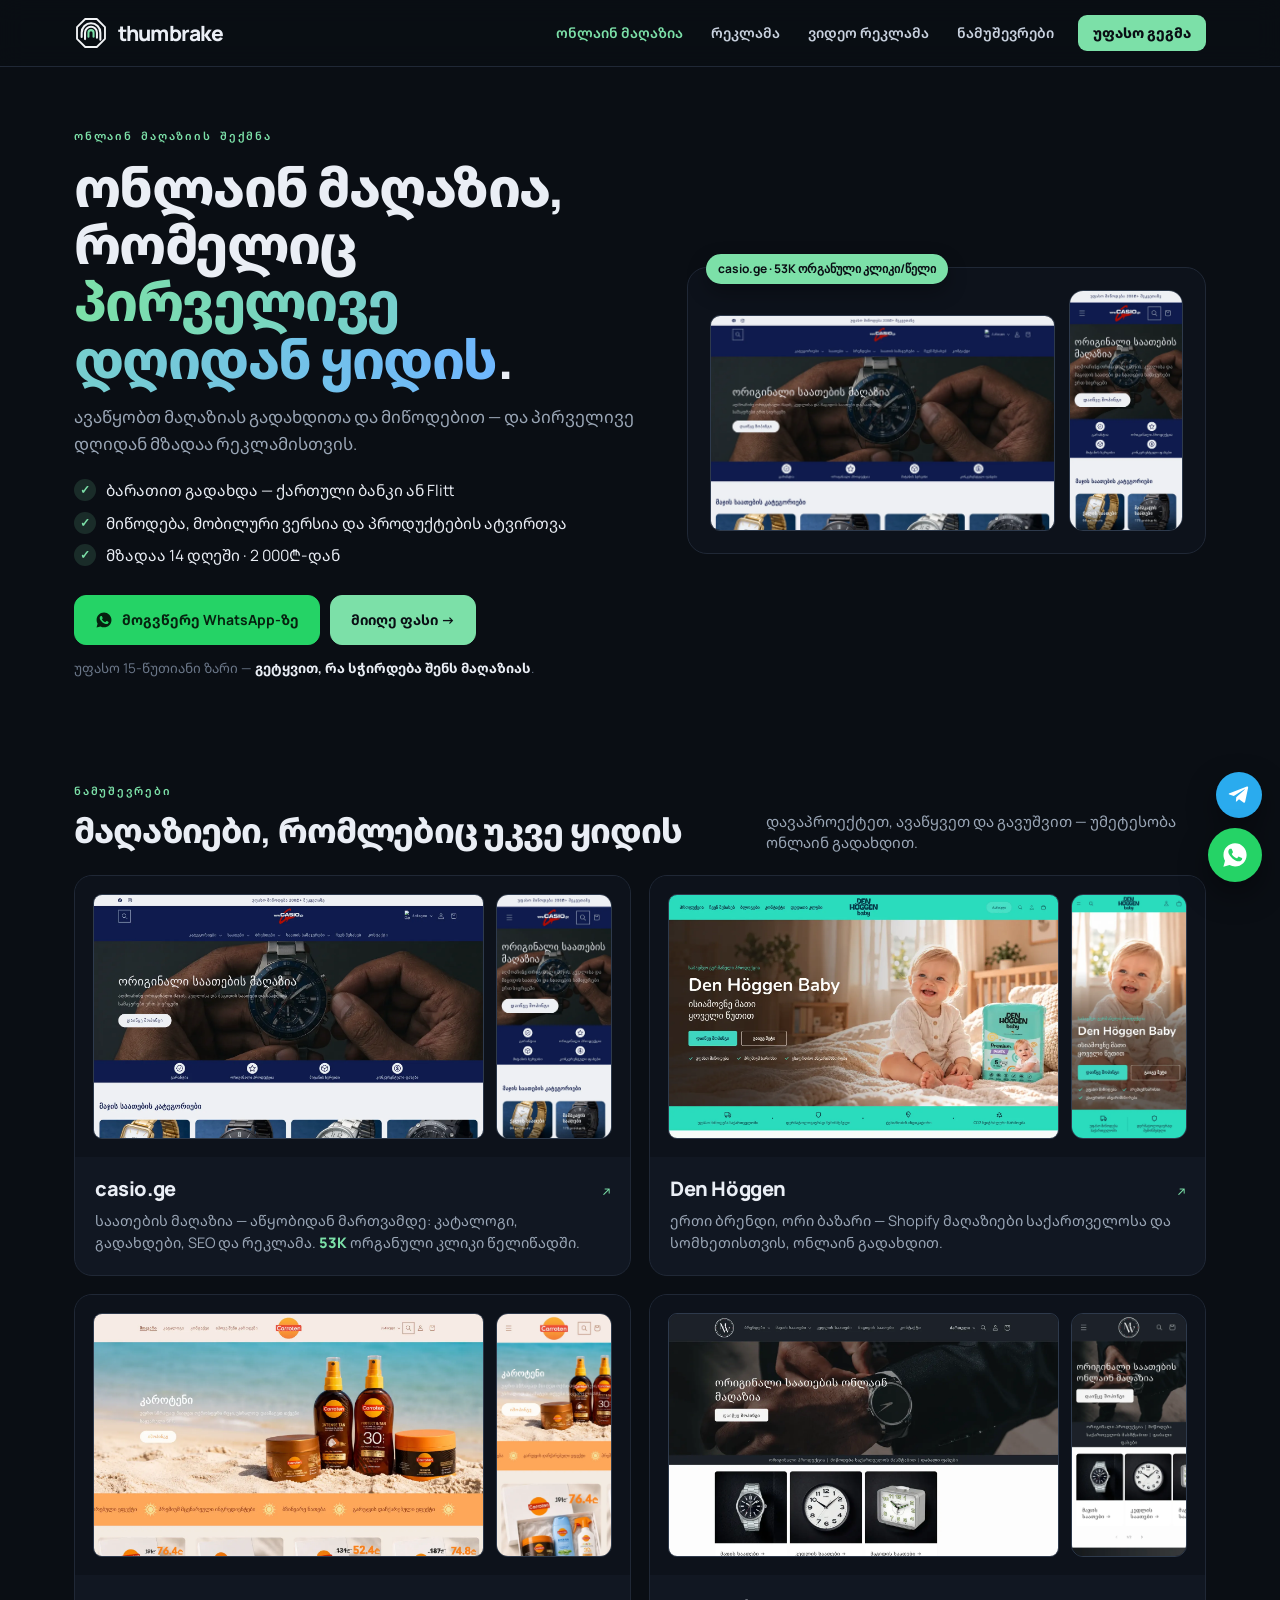
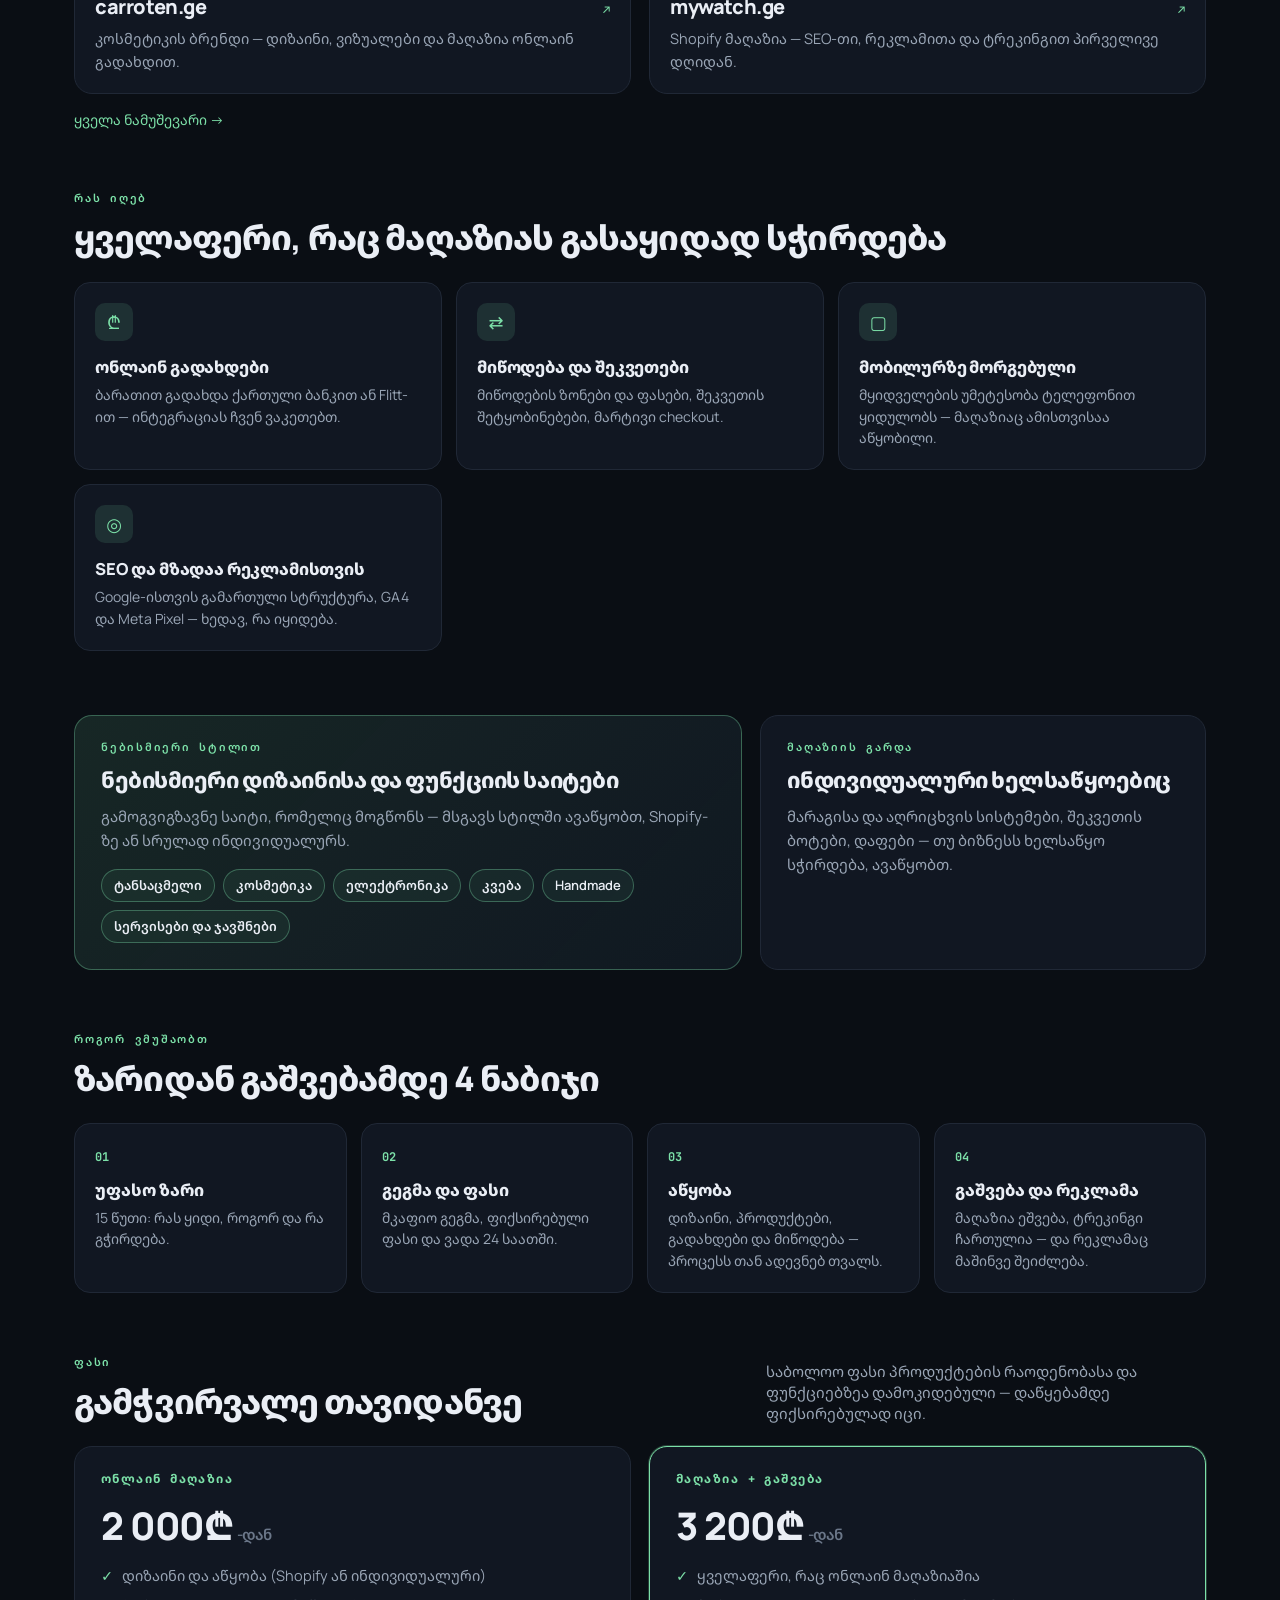
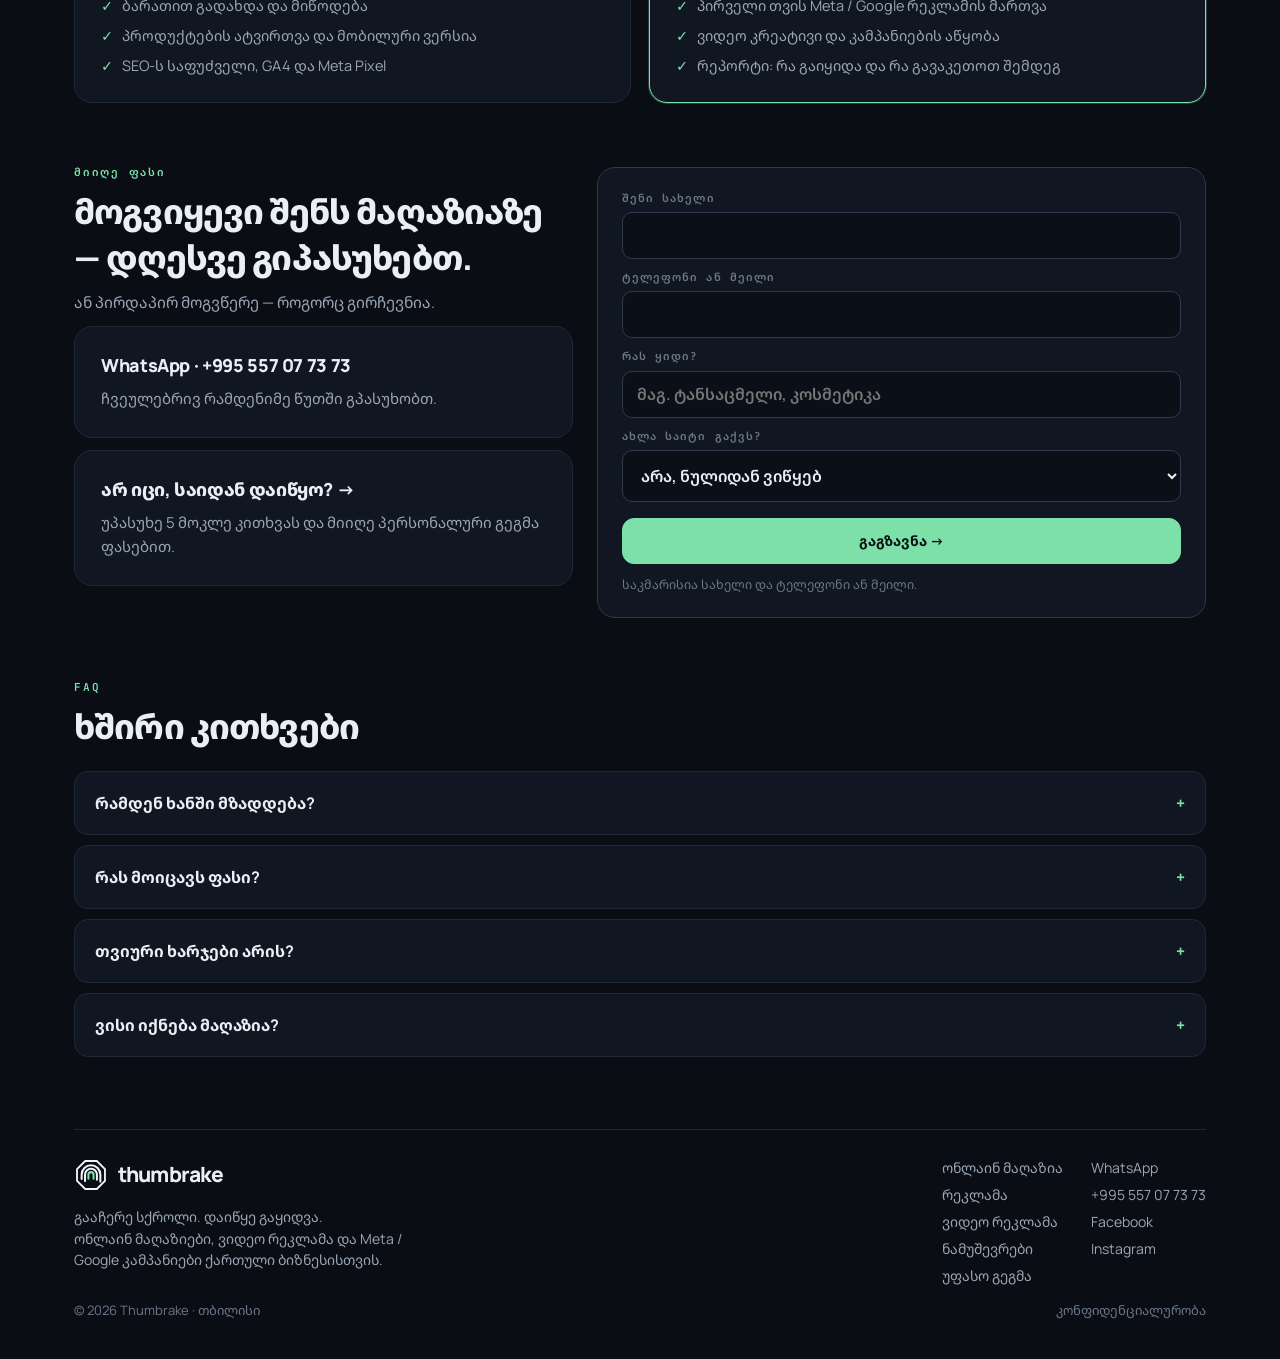
<file: online-shop/index.html>
<!doctype html>
<html lang="ka">
<head>
<meta charset="utf-8">
<meta name="viewport" content="width=device-width,initial-scale=1">
<title>ონლაინ მაღაზიის შექმნა 14 დღეში — Thumbrake</title>
<meta name="description" content="ონლაინ მაღაზია ბარათით გადახდით, მიწოდებით და რეკლამისთვის მზა ტრეკინგით. მზადაა 14 დღეში, ფასი 2000₾-დან.">
<link rel="canonical" href="https://thumbrake.ge/online-shop/">
<meta name="theme-color" content="#0A0E14">
<link rel="icon" href="/img/favicon.svg" type="image/svg+xml">
<link rel="apple-touch-icon" href="/img/icon-512.png">
<meta property="og:type" content="website"><meta property="og:site_name" content="Thumbrake"><meta property="og:locale" content="ka_GE">
<meta property="og:title" content="ონლაინ მაღაზიის შექმნა 14 დღეში — Thumbrake"><meta property="og:description" content="ონლაინ მაღაზია ბარათით გადახდით, მიწოდებით და რეკლამისთვის მზა ტრეკინგით. მზადაა 14 დღეში, ფასი 2000₾-დან."><meta property="og:url" content="https://thumbrake.ge/online-shop/">
<meta property="og:image" content="https://thumbrake.ge/img/og.jpg"><meta property="og:image:width" content="1200"><meta property="og:image:height" content="630">
<meta name="twitter:card" content="summary_large_image">
<script type="application/ld+json">{"@context": "https://schema.org", "@type": "ProfessionalService", "name": "Thumbrake", "url": "https://thumbrake.ge", "logo": "https://thumbrake.ge/img/icon-512.png", "telephone": "+995557077373", "areaServed": "GE", "slogan": "გააჩერე სქროლი. დაიწყე გაყიდვა.", "sameAs": ["https://www.facebook.com/thumbrake", "https://www.instagram.com/thumbrake.ge"]}</script>

<link rel="preconnect" href="https://fonts.googleapis.com"><link rel="preconnect" href="https://fonts.gstatic.com" crossorigin>
<link href="https://fonts.googleapis.com/css2?family=Manrope:wght@400;500;600;700;800&family=Noto+Sans+Georgian:wght@400;500;600;700;800&family=JetBrains+Mono:wght@500;600;700&display=swap" rel="stylesheet">
<link rel="stylesheet" href="/assets/tb.css">
</head>
<body>

<header class="top"><div class="wrap">
<a class="logo" href="/" aria-label="Thumbrake — მთავარი"><img src="/img/mark.svg" alt="" width="34" height="34">thumbrake</a>
<nav class="nav" aria-label="მენიუ"><a href="/online-shop/" class=on>ონლაინ მაღაზია</a><a href="/advertising/">რეკლამა</a><a href="/video-ads/">ვიდეო რეკლამა</a><a href="/works/">ნამუშევრები</a><a class="cta" href="/plan/">უფასო გეგმა</a></nav>
<button class="burger" type="button" aria-label="მენიუ" aria-expanded="false"><i></i></button>
</div></header>
<main class="wrap">
<section class="hero"><div>
<div class="k">ონლაინ მაღაზიის შექმნა</div>
<h1>ონლაინ მაღაზია, რომელიც <span class="g">პირველივე დღიდან ყიდის</span>.</h1>
<p class="lead">ავაწყობთ მაღაზიას გადახდითა და მიწოდებით — და პირველივე დღიდან მზადაა რეკლამისთვის.</p>
<ul class="ticks"><li>ბარათით გადახდა — ქართული ბანკი ან Flitt</li><li>მიწოდება, მობილური ვერსია და პროდუქტების ატვირთვა</li><li>მზადაა 14 დღეში · 2 000₾-დან</li></ul>
<div class="ctas"><a class="btn wa" href="https://wa.me/995557077373" target="_blank" rel="noopener noreferrer"><svg width="18" height="18" viewBox="0 0 24 24" fill="currentColor" aria-hidden="true"><path d="M12.04 2C6.58 2 2.13 6.45 2.13 11.91c0 1.75.46 3.45 1.32 4.95L2.05 22l5.25-1.38a9.9 9.9 0 0 0 4.74 1.21h.01c5.46 0 9.91-4.45 9.91-9.91 0-2.65-1.03-5.14-2.9-7.01A9.84 9.84 0 0 0 12.04 2Zm5.8 14.06c-.24.68-1.42 1.3-1.95 1.35-.5.05-1.13.07-1.82-.11a16.6 16.6 0 0 1-1.65-.61c-2.9-1.25-4.8-4.18-4.95-4.37-.14-.2-1.18-1.57-1.18-3s.75-2.13 1.02-2.42c.27-.29.58-.36.78-.36h.56c.18 0 .42-.07.66.5.24.58.82 2 .89 2.15.07.15.12.32.02.51-.1.2-.15.32-.29.49-.15.17-.31.38-.44.51-.15.15-.3.3-.13.6.17.29.76 1.25 1.63 2.03 1.12 1 2.06 1.3 2.36 1.45.29.15.46.12.63-.07.17-.2.73-.85.92-1.14.2-.29.39-.24.66-.15.27.1 1.7.8 2 .95.29.14.48.22.55.34.07.12.07.7-.17 1.38Z"/></svg><span>მოგვწერე WhatsApp-ზე</span></a><a class="btn p" href="#lead">მიიღე ფასი →</a></div>
<p class="price-note">უფასო 15-წუთიანი ზარი — <b>გეტყვით, რა სჭირდება შენს მაღაზიას</b>.</p></div>
<div class="mock"><span class="chip">casio.ge · 53K ორგანული კლიკი/წელი</span><img class="d" src="/img/work/casio-d.webp" alt="casio.ge — desktop" decoding="async"><img class="m" src="/img/work/casio-m.webp" alt="casio.ge — mobile" decoding="async"></div>
</section>
<section class="sec"><div class="sh"><div><div class="k">ნამუშევრები</div><h2>მაღაზიები, რომლებიც უკვე ყიდის</h2></div><p>დავაპროექტეთ, ავაწყვეთ და გავუშვით — უმეტესობა ონლაინ გადახდით.</p></div><div class="work"><a class="wk reveal" href="https://casio.ge" target="_blank" rel="noopener noreferrer"><div class="shots"><img class="d" src="/img/work/casio-d.webp" alt="casio.ge" loading="lazy" decoding="async"><img class="m" src="/img/work/casio-m.webp" alt="" loading="lazy" decoding="async"></div><div class="b"><h3>casio.ge <span>↗</span></h3><p>საათების მაღაზია — აწყობიდან მართვამდე: კატალოგი, გადახდები, SEO და რეკლამა. <span class=kp>53K</span> ორგანული კლიკი წელიწადში.</p></div></a><a class="wk reveal" href="https://hoggen.ge" target="_blank" rel="noopener noreferrer"><div class="shots"><img class="d" src="/img/work/hoggen-d.webp" alt="Den Höggen" loading="lazy" decoding="async"><img class="m" src="/img/work/hoggen-m.webp" alt="" loading="lazy" decoding="async"></div><div class="b"><h3>Den Höggen <span>↗</span></h3><p>ერთი ბრენდი, ორი ბაზარი — Shopify მაღაზიები საქართველოსა და სომხეთისთვის, ონლაინ გადახდით.</p></div></a><a class="wk reveal" href="https://carroten.ge" target="_blank" rel="noopener noreferrer"><div class="shots"><img class="d" src="/img/work/carroten-d.webp" alt="carroten.ge" loading="lazy" decoding="async"><img class="m" src="/img/work/carroten-m.webp" alt="" loading="lazy" decoding="async"></div><div class="b"><h3>carroten.ge <span>↗</span></h3><p>კოსმეტიკის ბრენდი — დიზაინი, ვიზუალები და მაღაზია ონლაინ გადახდით.</p></div></a><a class="wk reveal" href="https://mywatch.ge" target="_blank" rel="noopener noreferrer"><div class="shots"><img class="d" src="/img/work/mywatch-d.webp" alt="mywatch.ge" loading="lazy" decoding="async"><img class="m" src="/img/work/mywatch-m.webp" alt="" loading="lazy" decoding="async"></div><div class="b"><h3>mywatch.ge <span>↗</span></h3><p>Shopify მაღაზია — SEO-თი, რეკლამითა და ტრეკინგით პირველივე დღიდან.</p></div></a></div>
<p style="margin:16px 0 0;font-size:14px"><a href="/works/">ყველა ნამუშევარი →</a></p></section>
<section class="sec"><div class="sh"><div><div class="k">რას იღებ</div><h2>ყველაფერი, რაც მაღაზიას გასაყიდად სჭირდება</h2></div></div><div class="feat"><div class="f reveal"><div class="i">₾</div><h3>ონლაინ გადახდები</h3><p>ბარათით გადახდა ქართული ბანკით ან Flitt-ით — ინტეგრაციას ჩვენ ვაკეთებთ.</p></div><div class="f reveal"><div class="i">⇄</div><h3>მიწოდება და შეკვეთები</h3><p>მიწოდების ზონები და ფასები, შეკვეთის შეტყობინებები, მარტივი checkout.</p></div><div class="f reveal"><div class="i">▢</div><h3>მობილურზე მორგებული</h3><p>მყიდველების უმეტესობა ტელეფონით ყიდულობს — მაღაზიაც ამისთვისაა აწყობილი.</p></div><div class="f reveal"><div class="i">◎</div><h3>SEO და მზადაა რეკლამისთვის</h3><p>Google-ისთვის გამართული სტრუქტურა, GA4 და Meta Pixel — ხედავ, რა იყიდება.</p></div></div></section>
<section class="sec"><div class="style">
<div class="box acc reveal"><div class="k">ნებისმიერი სტილით</div><h3 style="margin-top:12px">ნებისმიერი დიზაინისა და ფუნქციის საიტები</h3><p>გამოგვიგზავნე საიტი, რომელიც მოგწონს — მსგავს სტილში ავაწყობთ, Shopify-ზე ან სრულად ინდივიდუალურს.</p><div class="types"><span>ტანსაცმელი</span><span>კოსმეტიკა</span><span>ელექტრონიკა</span><span>კვება</span><span>Handmade</span><span>სერვისები და ჯავშნები</span></div></div>
<div class="box reveal"><div class="k">მაღაზიის გარდა</div><h3 style="margin-top:12px">ინდივიდუალური ხელსაწყოებიც</h3><p>მარაგისა და აღრიცხვის სისტემები, შეკვეთის ბოტები, დაფები — თუ ბიზნესს ხელსაწყო სჭირდება, ავაწყობთ.</p></div>
</div></section>
<section class="sec"><div class="sh"><div><div class="k">როგორ ვმუშაობთ</div><h2>ზარიდან გაშვებამდე 4 ნაბიჯი</h2></div></div><div class="steps"><div class="st reveal"><h3>უფასო ზარი</h3><p>15 წუთი: რას ყიდი, როგორ და რა გჭირდება.</p></div><div class="st reveal"><h3>გეგმა და ფასი</h3><p>მკაფიო გეგმა, ფიქსირებული ფასი და ვადა 24 საათში.</p></div><div class="st reveal"><h3>აწყობა</h3><p>დიზაინი, პროდუქტები, გადახდები და მიწოდება — პროცესს თან ადევნებ თვალს.</p></div><div class="st reveal"><h3>გაშვება და რეკლამა</h3><p>მაღაზია ეშვება, ტრეკინგი ჩართულია — და რეკლამაც მაშინვე შეიძლება.</p></div></div></section>
<section class="sec"><div class="sh"><div><div class="k">ფასი</div><h2>გამჭვირვალე თავიდანვე</h2></div><p>საბოლოო ფასი პროდუქტების რაოდენობასა და ფუნქციებზეა დამოკიდებული — დაწყებამდე ფიქსირებულად იცი.</p></div>
<div class="pricing">
<div class="pc reveal"><div class="t">ონლაინ მაღაზია</div><div class="pr">2 000₾<small>-დან</small></div><ul><li>დიზაინი და აწყობა (Shopify ან ინდივიდუალური)</li><li>ბარათით გადახდა და მიწოდება</li><li>პროდუქტების ატვირთვა და მობილური ვერსია</li><li>SEO-ს საფუძველი, GA4 და Meta Pixel</li></ul></div>
<div class="pc main reveal"><div class="t">მაღაზია + გაშვება</div><div class="pr">3 200₾<small>-დან</small></div><ul><li>ყველაფერი, რაც ონლაინ მაღაზიაშია</li><li>პირველი თვის Meta / Google რეკლამის მართვა</li><li>ვიდეო კრეატივი და კამპანიების აწყობა</li><li>რეპორტი: რა გაიყიდა და რა გავაკეთოთ შემდეგ</li></ul></div>
</div></section>
<section class="sec" id="lead"><div class="lead-sec">
<div class="alt"><div><div class="k">მიიღე ფასი</div><h2 style="margin:10px 0 10px;font-size:clamp(24px,3vw,34px);font-weight:800;letter-spacing:-.025em">მოგვიყევი შენს მაღაზიაზე — დღესვე გიპასუხებთ.</h2><p style="margin:0;color:var(--muted);font-size:15.5px;line-height:1.6">ან პირდაპირ მოგვწერე — როგორც გირჩევნია.</p></div>
<a class="box" href="https://wa.me/995557077373" target="_blank" rel="noopener noreferrer"><h3>WhatsApp · +995 557 07 73 73</h3><p>ჩვეულებრივ რამდენიმე წუთში გპასუხობთ.</p></a>
<a class="box" href="/plan/"><h3>არ იცი, საიდან დაიწყო? →</h3><p>უპასუხე 5 მოკლე კითხვას და მიიღე პერსონალური გეგმა ფასებით.</p></a></div>
<form class="lf" data-src="online_shop" novalidate><div class="fi" style="display:grid;gap:12px">
<label><span>შენი სახელი</span><input name="name" required autocomplete="name"></label>
<label><span>ტელეფონი ან მეილი</span><input name="contact" required autocomplete="tel"></label>
<label><span>რას ყიდი?</span><input name="biz" placeholder="მაგ. ტანსაცმელი, კოსმეტიკა"></label>
<label><span>ახლა საიტი გაქვს?</span><select name="q"><option>არა, ნულიდან ვიწყებ</option><option>მხოლოდ Instagram / Facebook</option><option>კი, მაგრამ არ ყიდის</option></select></label>
<button class="btn p" type="submit">გაგზავნა →</button>
<p class="hint">საკმარისია სახელი და ტელეფონი ან მეილი.</p></div>
<div class="ok"><b>მადლობა!</b> დღესვე დაგიკავშირდებით. უფრო სწრაფად: <a href="https://wa.me/995557077373" target="_blank" rel="noopener">WhatsApp</a>.</div>
</form></div></section>
<section class="sec"><div class="sh"><div><div class="k">FAQ</div><h2>ხშირი კითხვები</h2></div></div><div class="faq"><details><summary>რამდენ ხანში მზადდება?</summary><p>სტანდარტული მაღაზია მზადაა 14 დღეში. ბანკის გადახდის ჩართვა ბანკის დოკუმენტებზეა დამოკიდებული და შეიძლება რამდენიმე დამატებითი დღე დასჭირდეს — ამ პროცესს პირველივე დღეს ვიწყებთ.</p></details><details><summary>რას მოიცავს ფასი?</summary><p>დიზაინს, აწყობას, გადახდებს, მიწოდების გამართვას, პროდუქტების ატვირთვას, მობილურ ვერსიას, SEO-ს საფუძველს და ტრეკინგს. ფიქსირებულ ფასს დაწყებამდე იგებ.</p></details><details><summary>თვიური ხარჯები არის?</summary><p>მხოლოდ პლატფორმის: Shopify-ის თვიური გეგმა ან ინდივიდუალური მაღაზიის ჰოსტინგი და გადახდის პროვაიდერის საკომისიო თითო გაყიდვაზე. ზუსტ ციფრებს შენს შემთხვევაზე გეტყვით.</p></details><details><summary>ვისი იქნება მაღაზია?</summary><p>შენი. დომენი, მაღაზია და ყველა ანგარიში შენს სახელზე რეგისტრირდება.</p></details></div></section>
<footer class="foot">
<div class="r1"><div><a class="logo" href="/"><img src="/img/mark.svg" alt="" width="30" height="30">thumbrake</a><p>გააჩერე სქროლი. დაიწყე გაყიდვა.<br>ონლაინ მაღაზიები, ვიდეო რეკლამა და Meta / Google კამპანიები ქართული ბიზნესისთვის.</p></div>
<div class="lk"><a href="/online-shop/">ონლაინ მაღაზია</a><a href="https://wa.me/995557077373" target="_blank" rel="noopener">WhatsApp</a><a href="/advertising/">რეკლამა</a><a href="tel:+995557077373">+995 557 07 73 73</a><a href="/video-ads/">ვიდეო რეკლამა</a><a href="https://www.facebook.com/thumbrake" target="_blank" rel="noopener">Facebook</a><a href="/works/">ნამუშევრები</a><a href="https://www.instagram.com/thumbrake.ge" target="_blank" rel="noopener">Instagram</a><a href="/plan/">უფასო გეგმა</a></div></div>
<div class="r2"><span>© 2026 Thumbrake · თბილისი</span><a href="/privacy/">კონფიდენციალურობა</a></div>
</footer>
</main>
<div class="dock"><a class="tg" href="https://t.me/+995557077373" target="_blank" rel="noopener noreferrer" aria-label="Telegram"><svg width="22" height="22" viewBox="0 0 24 24" fill="currentColor" aria-hidden="true"><path d="M21.9 4.3 18.7 19.4c-.2 1-.9 1.3-1.8.8l-4.9-3.6-2.4 2.3c-.3.3-.5.5-1 .5l.4-5 9.1-8.2c.4-.4-.1-.6-.6-.2L6.3 13 1.5 11.5c-1-.3-1-1 .2-1.5L20.6 2.7c.9-.3 1.6.2 1.3 1.6Z"/></svg></a><a class="wa" href="https://wa.me/995557077373" target="_blank" rel="noopener noreferrer" aria-label="WhatsApp"><svg width="28" height="28" viewBox="0 0 24 24" fill="currentColor" aria-hidden="true"><path d="M12.04 2C6.58 2 2.13 6.45 2.13 11.91c0 1.75.46 3.45 1.32 4.95L2.05 22l5.25-1.38a9.9 9.9 0 0 0 4.74 1.21h.01c5.46 0 9.91-4.45 9.91-9.91 0-2.65-1.03-5.14-2.9-7.01A9.84 9.84 0 0 0 12.04 2Zm5.8 14.06c-.24.68-1.42 1.3-1.95 1.35-.5.05-1.13.07-1.82-.11a16.6 16.6 0 0 1-1.65-.61c-2.9-1.25-4.8-4.18-4.95-4.37-.14-.2-1.18-1.57-1.18-3s.75-2.13 1.02-2.42c.27-.29.58-.36.78-.36h.56c.18 0 .42-.07.66.5.24.58.82 2 .89 2.15.07.15.12.32.02.51-.1.2-.15.32-.29.49-.15.17-.31.38-.44.51-.15.15-.3.3-.13.6.17.29.76 1.25 1.63 2.03 1.12 1 2.06 1.3 2.36 1.45.29.15.46.12.63-.07.17-.2.73-.85.92-1.14.2-.29.39-.24.66-.15.27.1 1.7.8 2 .95.29.14.48.22.55.34.07.12.07.7-.17 1.38Z"/></svg></a></div>
<script src="/assets/tb.js" defer></script>
</body>
</html>
</file>
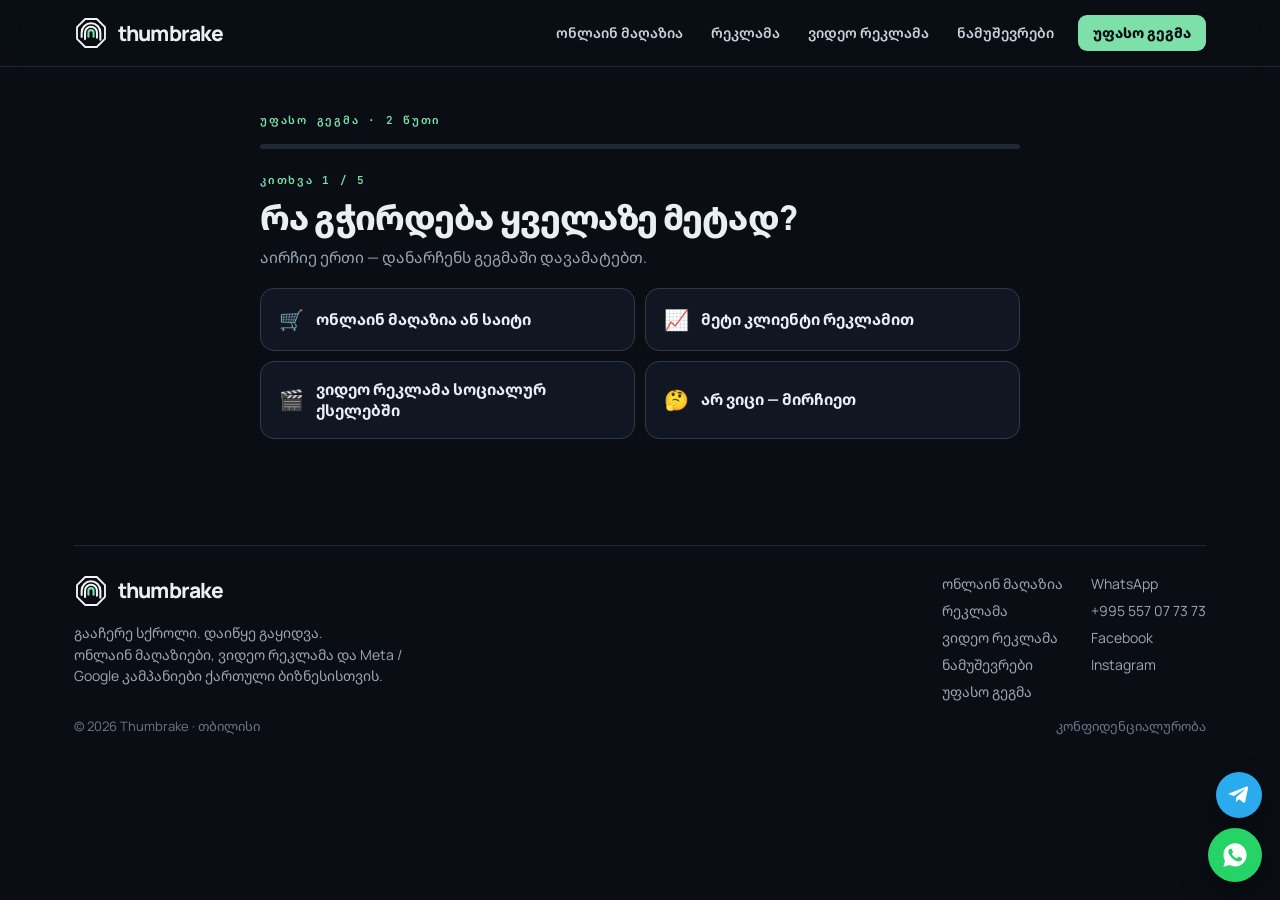
<file: plan/index.html>
<!doctype html>
<html lang="ka">
<head>
<meta charset="utf-8">
<meta name="viewport" content="width=device-width,initial-scale=1">
<title>უფასო გეგმა 2 წუთში — Thumbrake</title>
<meta name="description" content="უპასუხე 5 მოკლე კითხვას და მიიღე პერსონალური გეგმა: საიტი, ვიდეო რეკლამა თუ Meta / Google კამპანია — რით დავიწყოთ და რა ფასად.">
<link rel="canonical" href="https://thumbrake.ge/plan/">
<meta name="theme-color" content="#0A0E14">
<link rel="icon" href="/img/favicon.svg" type="image/svg+xml">
<link rel="apple-touch-icon" href="/img/icon-512.png">
<meta property="og:type" content="website"><meta property="og:site_name" content="Thumbrake"><meta property="og:locale" content="ka_GE">
<meta property="og:title" content="უფასო გეგმა 2 წუთში — Thumbrake"><meta property="og:description" content="უპასუხე 5 მოკლე კითხვას და მიიღე პერსონალური გეგმა: საიტი, ვიდეო რეკლამა თუ Meta / Google კამპანია — რით დავიწყოთ და რა ფასად."><meta property="og:url" content="https://thumbrake.ge/plan/">
<meta property="og:image" content="https://thumbrake.ge/img/og.jpg"><meta property="og:image:width" content="1200"><meta property="og:image:height" content="630">
<meta name="twitter:card" content="summary_large_image">
<script type="application/ld+json">{"@context": "https://schema.org", "@type": "ProfessionalService", "name": "Thumbrake", "url": "https://thumbrake.ge", "logo": "https://thumbrake.ge/img/icon-512.png", "telephone": "+995557077373", "areaServed": "GE", "slogan": "გააჩერე სქროლი. დაიწყე გაყიდვა.", "sameAs": ["https://www.facebook.com/thumbrake", "https://www.instagram.com/thumbrake.ge"]}</script>

<link rel="preconnect" href="https://fonts.googleapis.com"><link rel="preconnect" href="https://fonts.gstatic.com" crossorigin>
<link href="https://fonts.googleapis.com/css2?family=Manrope:wght@400;500;600;700;800&family=Noto+Sans+Georgian:wght@400;500;600;700;800&family=JetBrains+Mono:wght@500;600;700&display=swap" rel="stylesheet">
<link rel="stylesheet" href="/assets/tb.css">
</head>
<body>

<header class="top"><div class="wrap">
<a class="logo" href="/" aria-label="Thumbrake — მთავარი"><img src="/img/mark.svg" alt="" width="34" height="34">thumbrake</a>
<nav class="nav" aria-label="მენიუ"><a href="/online-shop/">ონლაინ მაღაზია</a><a href="/advertising/">რეკლამა</a><a href="/video-ads/">ვიდეო რეკლამა</a><a href="/works/">ნამუშევრები</a><a class="cta" href="/plan/">უფასო გეგმა</a></nav>
<button class="burger" type="button" aria-label="მენიუ" aria-expanded="false"><i></i></button>
</div></header>
<main class="wrap">
<section class="pq" id="pq"><div class="k">უფასო გეგმა · 2 წუთი</div>
<div class="pq-prog"><i id="pq-prog"></i></div>
<div id="pq-box"><noscript><p>გეგმისთვის ჩართე JavaScript — ან <a href="https://wa.me/995557077373">მოგვწერე WhatsApp-ზე</a>.</p></noscript></div></section>
<footer class="foot">
<div class="r1"><div><a class="logo" href="/"><img src="/img/mark.svg" alt="" width="30" height="30">thumbrake</a><p>გააჩერე სქროლი. დაიწყე გაყიდვა.<br>ონლაინ მაღაზიები, ვიდეო რეკლამა და Meta / Google კამპანიები ქართული ბიზნესისთვის.</p></div>
<div class="lk"><a href="/online-shop/">ონლაინ მაღაზია</a><a href="https://wa.me/995557077373" target="_blank" rel="noopener">WhatsApp</a><a href="/advertising/">რეკლამა</a><a href="tel:+995557077373">+995 557 07 73 73</a><a href="/video-ads/">ვიდეო რეკლამა</a><a href="https://www.facebook.com/thumbrake" target="_blank" rel="noopener">Facebook</a><a href="/works/">ნამუშევრები</a><a href="https://www.instagram.com/thumbrake.ge" target="_blank" rel="noopener">Instagram</a><a href="/plan/">უფასო გეგმა</a></div></div>
<div class="r2"><span>© 2026 Thumbrake · თბილისი</span><a href="/privacy/">კონფიდენციალურობა</a></div>
</footer>
</main>
<div class="dock"><a class="tg" href="https://t.me/+995557077373" target="_blank" rel="noopener noreferrer" aria-label="Telegram"><svg width="22" height="22" viewBox="0 0 24 24" fill="currentColor" aria-hidden="true"><path d="M21.9 4.3 18.7 19.4c-.2 1-.9 1.3-1.8.8l-4.9-3.6-2.4 2.3c-.3.3-.5.5-1 .5l.4-5 9.1-8.2c.4-.4-.1-.6-.6-.2L6.3 13 1.5 11.5c-1-.3-1-1 .2-1.5L20.6 2.7c.9-.3 1.6.2 1.3 1.6Z"/></svg></a><a class="wa" href="https://wa.me/995557077373" target="_blank" rel="noopener noreferrer" aria-label="WhatsApp"><svg width="28" height="28" viewBox="0 0 24 24" fill="currentColor" aria-hidden="true"><path d="M12.04 2C6.58 2 2.13 6.45 2.13 11.91c0 1.75.46 3.45 1.32 4.95L2.05 22l5.25-1.38a9.9 9.9 0 0 0 4.74 1.21h.01c5.46 0 9.91-4.45 9.91-9.91 0-2.65-1.03-5.14-2.9-7.01A9.84 9.84 0 0 0 12.04 2Zm5.8 14.06c-.24.68-1.42 1.3-1.95 1.35-.5.05-1.13.07-1.82-.11a16.6 16.6 0 0 1-1.65-.61c-2.9-1.25-4.8-4.18-4.95-4.37-.14-.2-1.18-1.57-1.18-3s.75-2.13 1.02-2.42c.27-.29.58-.36.78-.36h.56c.18 0 .42-.07.66.5.24.58.82 2 .89 2.15.07.15.12.32.02.51-.1.2-.15.32-.29.49-.15.17-.31.38-.44.51-.15.15-.3.3-.13.6.17.29.76 1.25 1.63 2.03 1.12 1 2.06 1.3 2.36 1.45.29.15.46.12.63-.07.17-.2.73-.85.92-1.14.2-.29.39-.24.66-.15.27.1 1.7.8 2 .95.29.14.48.22.55.34.07.12.07.7-.17 1.38Z"/></svg></a></div>
<script src="/assets/tb.js" defer></script>
<script src="/assets/plan.js" defer></script>
</body>
</html>
</file>
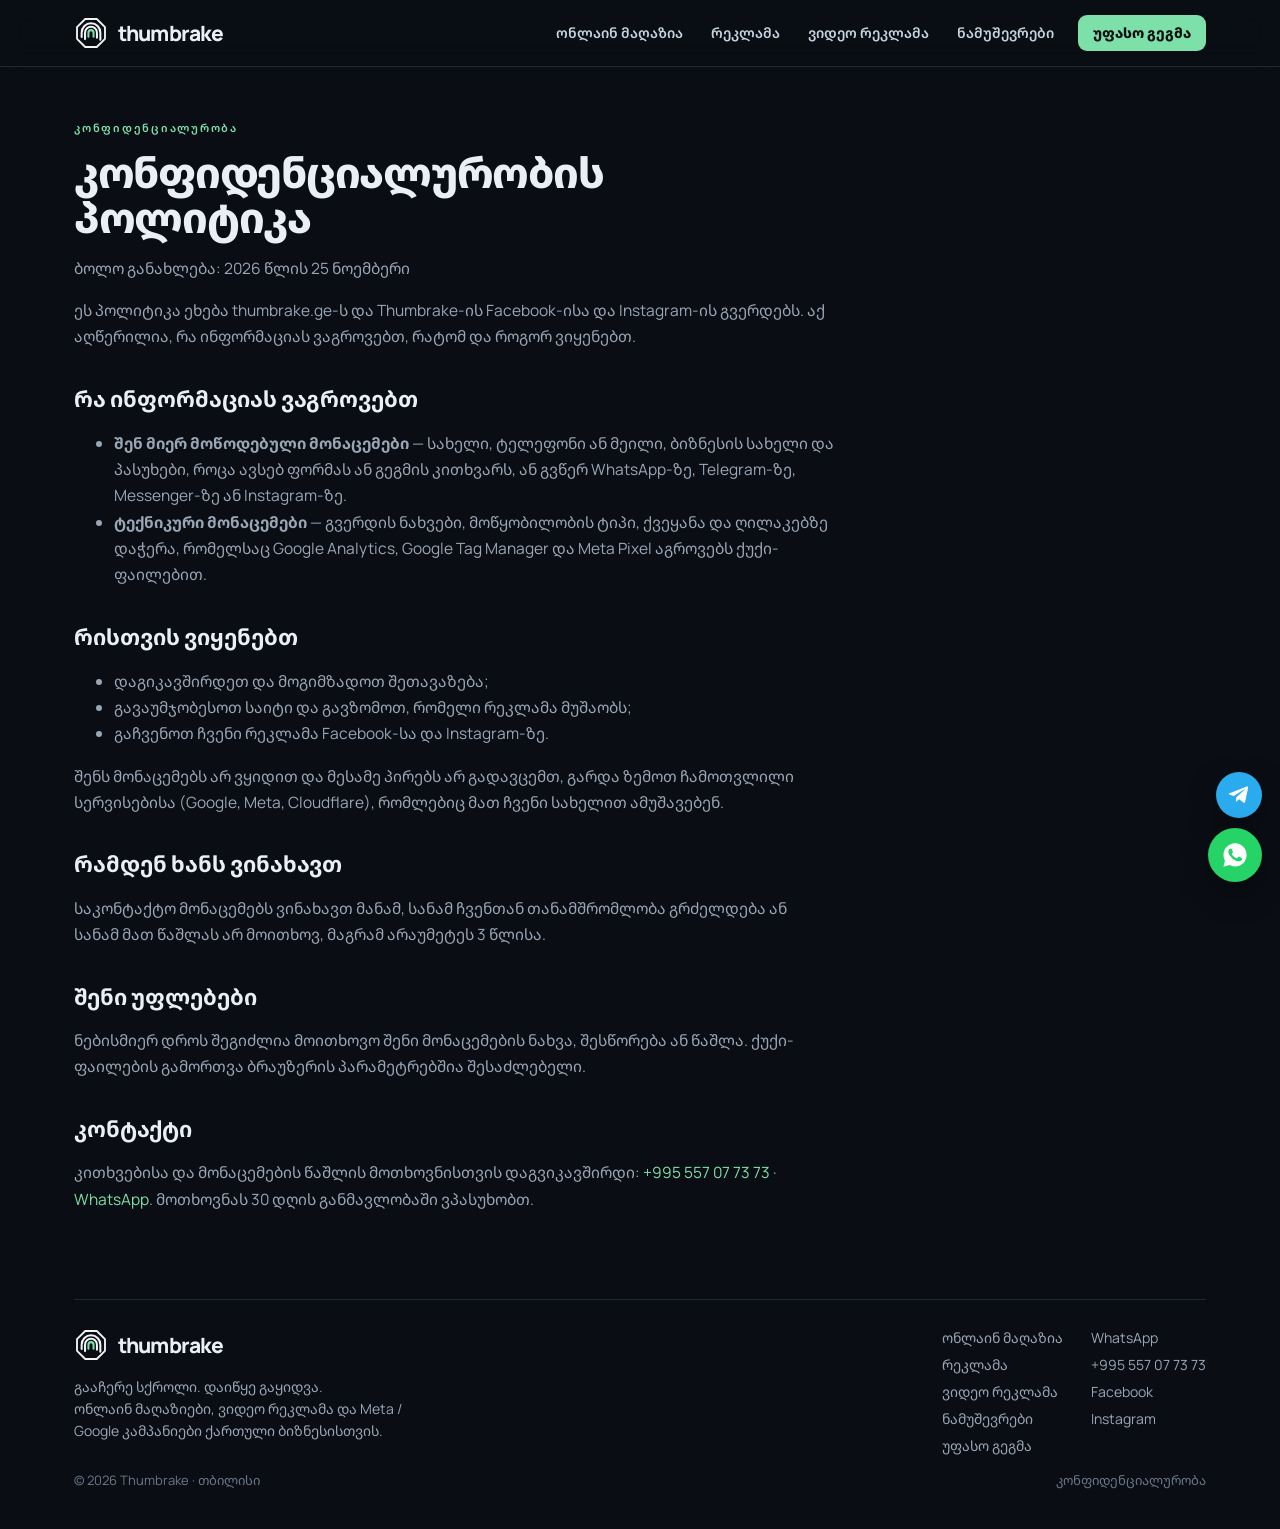
<file: privacy/index.html>
<!doctype html>
<html lang="ka">
<head>
<meta charset="utf-8">
<meta name="viewport" content="width=device-width,initial-scale=1">
<title>კონფიდენციალურობის პოლიტიკა — Thumbrake</title>
<meta name="description" content="როგორ აგროვებს და იყენებს Thumbrake პერსონალურ მონაცემებს.">
<link rel="canonical" href="https://thumbrake.ge/privacy/">
<meta name="theme-color" content="#0A0E14">
<link rel="icon" href="/img/favicon.svg" type="image/svg+xml">
<link rel="apple-touch-icon" href="/img/icon-512.png">
<meta property="og:type" content="website"><meta property="og:site_name" content="Thumbrake"><meta property="og:locale" content="ka_GE">
<meta property="og:title" content="კონფიდენციალურობის პოლიტიკა — Thumbrake"><meta property="og:description" content="როგორ აგროვებს და იყენებს Thumbrake პერსონალურ მონაცემებს."><meta property="og:url" content="https://thumbrake.ge/privacy/">
<meta property="og:image" content="https://thumbrake.ge/img/og.jpg"><meta property="og:image:width" content="1200"><meta property="og:image:height" content="630">
<meta name="twitter:card" content="summary_large_image">
<script type="application/ld+json">{"@context": "https://schema.org", "@type": "ProfessionalService", "name": "Thumbrake", "url": "https://thumbrake.ge", "logo": "https://thumbrake.ge/img/icon-512.png", "telephone": "+995557077373", "areaServed": "GE", "slogan": "გააჩერე სქროლი. დაიწყე გაყიდვა.", "sameAs": ["https://www.facebook.com/thumbrake", "https://www.instagram.com/thumbrake.ge"]}</script>

<link rel="preconnect" href="https://fonts.googleapis.com"><link rel="preconnect" href="https://fonts.gstatic.com" crossorigin>
<link href="https://fonts.googleapis.com/css2?family=Manrope:wght@400;500;600;700;800&family=Noto+Sans+Georgian:wght@400;500;600;700;800&family=JetBrains+Mono:wght@500;600;700&display=swap" rel="stylesheet">
<link rel="stylesheet" href="/assets/tb.css">
</head>
<body>

<header class="top"><div class="wrap">
<a class="logo" href="/" aria-label="Thumbrake — მთავარი"><img src="/img/mark.svg" alt="" width="34" height="34">thumbrake</a>
<nav class="nav" aria-label="მენიუ"><a href="/online-shop/">ონლაინ მაღაზია</a><a href="/advertising/">რეკლამა</a><a href="/video-ads/">ვიდეო რეკლამა</a><a href="/works/">ნამუშევრები</a><a class="cta" href="/plan/">უფასო გეგმა</a></nav>
<button class="burger" type="button" aria-label="მენიუ" aria-expanded="false"><i></i></button>
</div></header>
<main class="wrap">
<section class="sec legal" style="padding-top:56px"><div class="k">კონფიდენციალურობა</div>
<h1 style="font-size:clamp(28px,4vw,42px)">კონფიდენციალურობის პოლიტიკა</h1>
<p>ბოლო განახლება: 2026 წლის 25 ნოემბერი</p>
<p>ეს პოლიტიკა ეხება thumbrake.ge-ს და Thumbrake-ის Facebook-ისა და Instagram-ის გვერდებს. აქ აღწერილია, რა ინფორმაციას ვაგროვებთ, რატომ და როგორ ვიყენებთ.</p>
<h2>რა ინფორმაციას ვაგროვებთ</h2>
<ul><li><b>შენ მიერ მოწოდებული მონაცემები</b> — სახელი, ტელეფონი ან მეილი, ბიზნესის სახელი და პასუხები, როცა ავსებ ფორმას ან გეგმის კითხვარს, ან გვწერ WhatsApp-ზე, Telegram-ზე, Messenger-ზე ან Instagram-ზე.</li>
<li><b>ტექნიკური მონაცემები</b> — გვერდის ნახვები, მოწყობილობის ტიპი, ქვეყანა და ღილაკებზე დაჭერა, რომელსაც Google Analytics, Google Tag Manager და Meta Pixel აგროვებს ქუქი-ფაილებით.</li></ul>
<h2>რისთვის ვიყენებთ</h2>
<ul><li>დაგიკავშირდეთ და მოგიმზადოთ შეთავაზება;</li><li>გავაუმჯობესოთ საიტი და გავზომოთ, რომელი რეკლამა მუშაობს;</li><li>გაჩვენოთ ჩვენი რეკლამა Facebook-სა და Instagram-ზე.</li></ul>
<p>შენს მონაცემებს არ ვყიდით და მესამე პირებს არ გადავცემთ, გარდა ზემოთ ჩამოთვლილი სერვისებისა (Google, Meta, Cloudflare), რომლებიც მათ ჩვენი სახელით ამუშავებენ.</p>
<h2>რამდენ ხანს ვინახავთ</h2>
<p>საკონტაქტო მონაცემებს ვინახავთ მანამ, სანამ ჩვენთან თანამშრომლობა გრძელდება ან სანამ მათ წაშლას არ მოითხოვ, მაგრამ არაუმეტეს 3 წლისა.</p>
<h2>შენი უფლებები</h2>
<p>ნებისმიერ დროს შეგიძლია მოითხოვო შენი მონაცემების ნახვა, შესწორება ან წაშლა. ქუქი-ფაილების გამორთვა ბრაუზერის პარამეტრებშია შესაძლებელი.</p>
<h2>კონტაქტი</h2>
<p>კითხვებისა და მონაცემების წაშლის მოთხოვნისთვის დაგვიკავშირდი: <a href="tel:+995557077373">+995 557 07 73 73</a> · <a href="https://wa.me/995557077373">WhatsApp</a>. მოთხოვნას 30 დღის განმავლობაში ვპასუხობთ.</p>
</section>
<footer class="foot">
<div class="r1"><div><a class="logo" href="/"><img src="/img/mark.svg" alt="" width="30" height="30">thumbrake</a><p>გააჩერე სქროლი. დაიწყე გაყიდვა.<br>ონლაინ მაღაზიები, ვიდეო რეკლამა და Meta / Google კამპანიები ქართული ბიზნესისთვის.</p></div>
<div class="lk"><a href="/online-shop/">ონლაინ მაღაზია</a><a href="https://wa.me/995557077373" target="_blank" rel="noopener">WhatsApp</a><a href="/advertising/">რეკლამა</a><a href="tel:+995557077373">+995 557 07 73 73</a><a href="/video-ads/">ვიდეო რეკლამა</a><a href="https://www.facebook.com/thumbrake" target="_blank" rel="noopener">Facebook</a><a href="/works/">ნამუშევრები</a><a href="https://www.instagram.com/thumbrake.ge" target="_blank" rel="noopener">Instagram</a><a href="/plan/">უფასო გეგმა</a></div></div>
<div class="r2"><span>© 2026 Thumbrake · თბილისი</span><a href="/privacy/">კონფიდენციალურობა</a></div>
</footer>
</main>
<div class="dock"><a class="tg" href="https://t.me/+995557077373" target="_blank" rel="noopener noreferrer" aria-label="Telegram"><svg width="22" height="22" viewBox="0 0 24 24" fill="currentColor" aria-hidden="true"><path d="M21.9 4.3 18.7 19.4c-.2 1-.9 1.3-1.8.8l-4.9-3.6-2.4 2.3c-.3.3-.5.5-1 .5l.4-5 9.1-8.2c.4-.4-.1-.6-.6-.2L6.3 13 1.5 11.5c-1-.3-1-1 .2-1.5L20.6 2.7c.9-.3 1.6.2 1.3 1.6Z"/></svg></a><a class="wa" href="https://wa.me/995557077373" target="_blank" rel="noopener noreferrer" aria-label="WhatsApp"><svg width="28" height="28" viewBox="0 0 24 24" fill="currentColor" aria-hidden="true"><path d="M12.04 2C6.58 2 2.13 6.45 2.13 11.91c0 1.75.46 3.45 1.32 4.95L2.05 22l5.25-1.38a9.9 9.9 0 0 0 4.74 1.21h.01c5.46 0 9.91-4.45 9.91-9.91 0-2.65-1.03-5.14-2.9-7.01A9.84 9.84 0 0 0 12.04 2Zm5.8 14.06c-.24.68-1.42 1.3-1.95 1.35-.5.05-1.13.07-1.82-.11a16.6 16.6 0 0 1-1.65-.61c-2.9-1.25-4.8-4.18-4.95-4.37-.14-.2-1.18-1.57-1.18-3s.75-2.13 1.02-2.42c.27-.29.58-.36.78-.36h.56c.18 0 .42-.07.66.5.24.58.82 2 .89 2.15.07.15.12.32.02.51-.1.2-.15.32-.29.49-.15.17-.31.38-.44.51-.15.15-.3.3-.13.6.17.29.76 1.25 1.63 2.03 1.12 1 2.06 1.3 2.36 1.45.29.15.46.12.63-.07.17-.2.73-.85.92-1.14.2-.29.39-.24.66-.15.27.1 1.7.8 2 .95.29.14.48.22.55.34.07.12.07.7-.17 1.38Z"/></svg></a></div>
<script src="/assets/tb.js" defer></script>
</body>
</html>
</file>
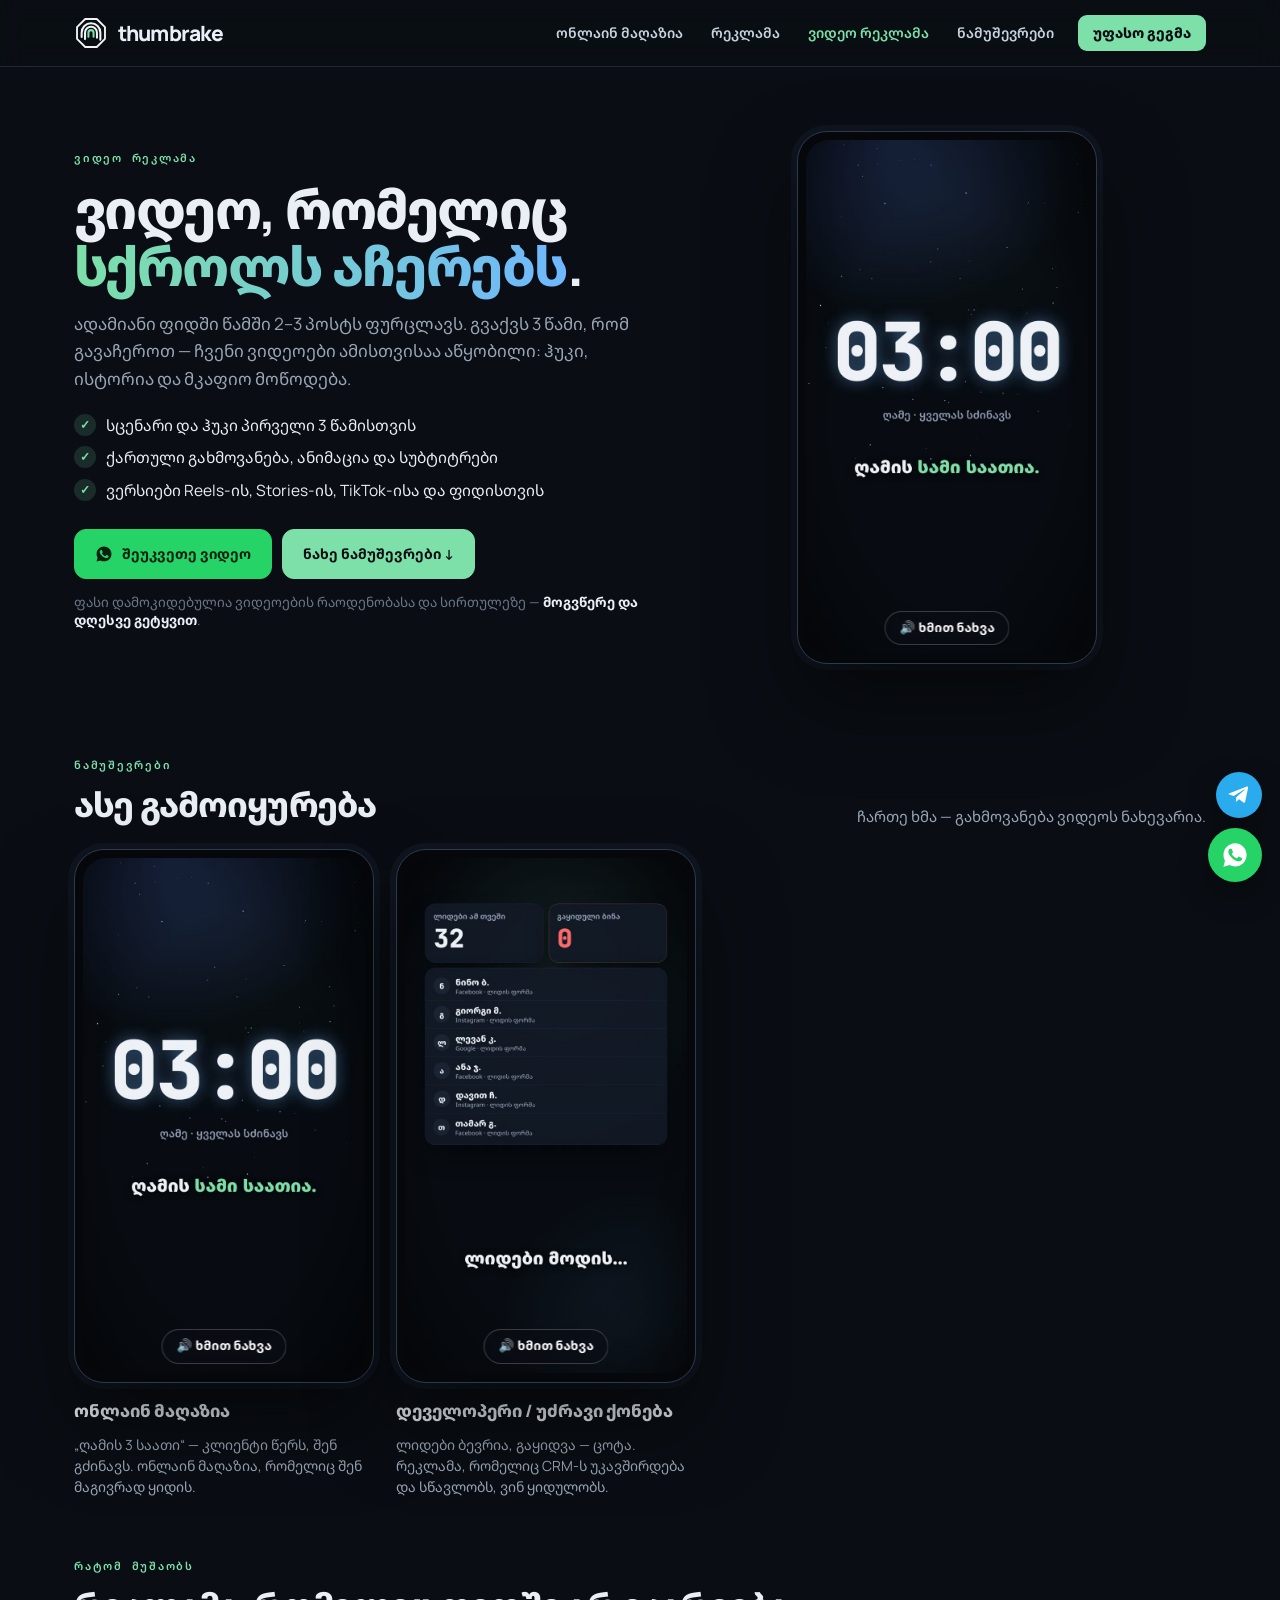
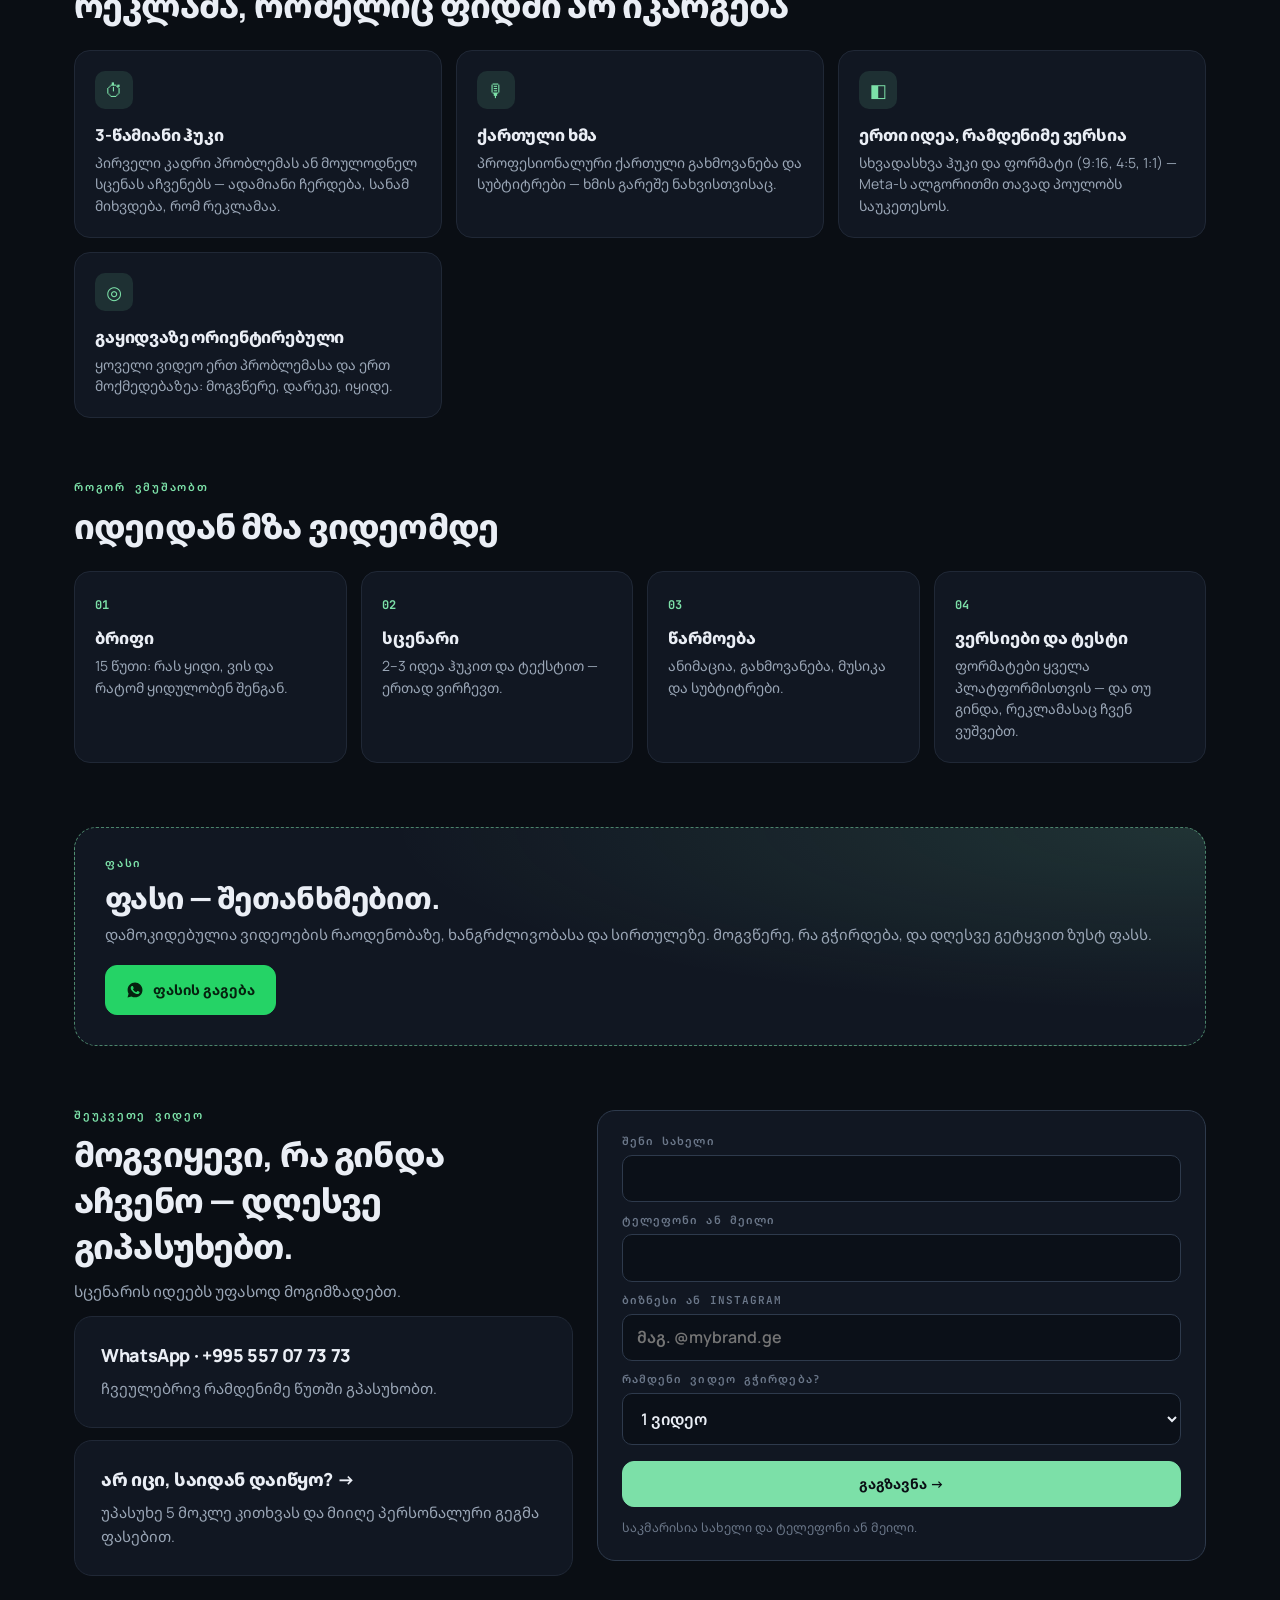
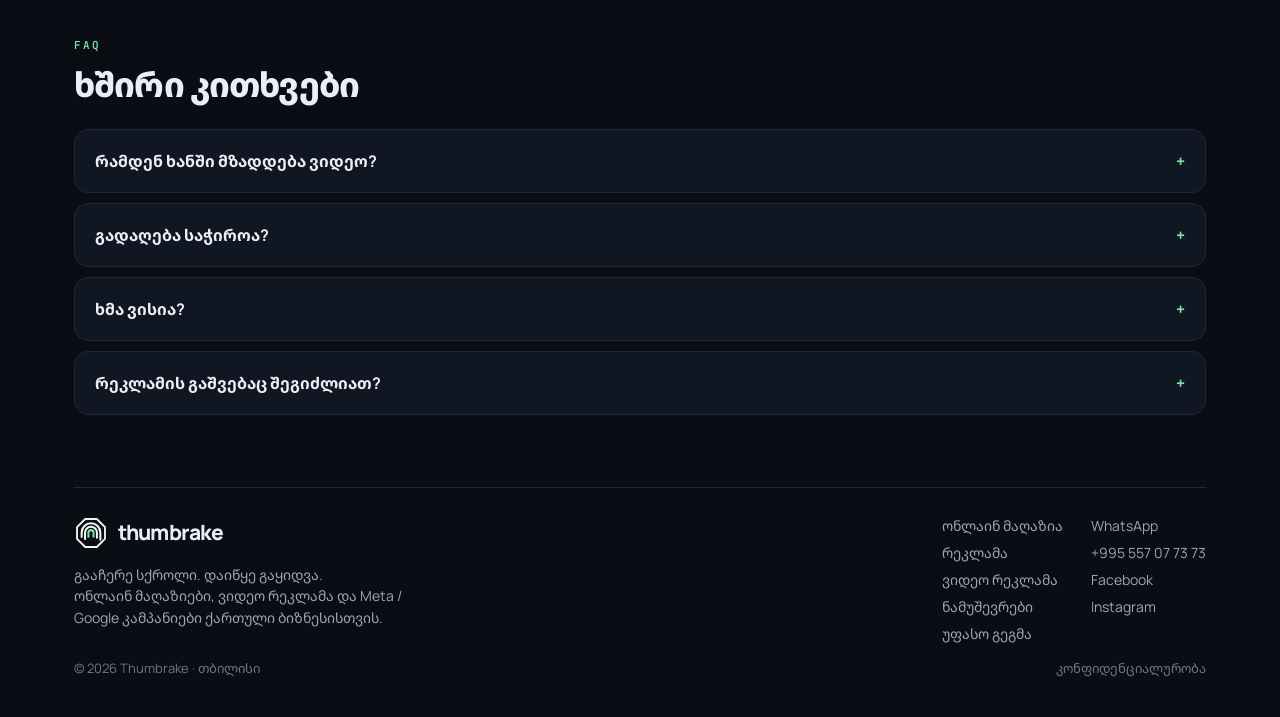
<file: video-ads/index.html>
<!doctype html>
<html lang="ka">
<head>
<meta charset="utf-8">
<meta name="viewport" content="width=device-width,initial-scale=1">
<title>ვიდეო რეკლამა, რომელიც სქროლს აჩერებს — Thumbrake</title>
<meta name="description" content="მოკლე ვიდეო რეკლამა ქართული გახმოვანებით Reels-ისთვის, Stories-ისა და TikTok-ისთვის. ჰუკი პირველ 3 წამში, ანიმაცია და სუბტიტრები.">
<link rel="canonical" href="https://thumbrake.ge/video-ads/">
<meta name="theme-color" content="#0A0E14">
<link rel="icon" href="/img/favicon.svg" type="image/svg+xml">
<link rel="apple-touch-icon" href="/img/icon-512.png">
<meta property="og:type" content="website"><meta property="og:site_name" content="Thumbrake"><meta property="og:locale" content="ka_GE">
<meta property="og:title" content="ვიდეო რეკლამა, რომელიც სქროლს აჩერებს — Thumbrake"><meta property="og:description" content="მოკლე ვიდეო რეკლამა ქართული გახმოვანებით Reels-ისთვის, Stories-ისა და TikTok-ისთვის. ჰუკი პირველ 3 წამში, ანიმაცია და სუბტიტრები."><meta property="og:url" content="https://thumbrake.ge/video-ads/">
<meta property="og:image" content="https://thumbrake.ge/img/og.jpg"><meta property="og:image:width" content="1200"><meta property="og:image:height" content="630">
<meta name="twitter:card" content="summary_large_image">
<script type="application/ld+json">{"@context": "https://schema.org", "@type": "ProfessionalService", "name": "Thumbrake", "url": "https://thumbrake.ge", "logo": "https://thumbrake.ge/img/icon-512.png", "telephone": "+995557077373", "areaServed": "GE", "slogan": "გააჩერე სქროლი. დაიწყე გაყიდვა.", "sameAs": ["https://www.facebook.com/thumbrake", "https://www.instagram.com/thumbrake.ge"]}</script>

<link rel="preconnect" href="https://fonts.googleapis.com"><link rel="preconnect" href="https://fonts.gstatic.com" crossorigin>
<link href="https://fonts.googleapis.com/css2?family=Manrope:wght@400;500;600;700;800&family=Noto+Sans+Georgian:wght@400;500;600;700;800&family=JetBrains+Mono:wght@500;600;700&display=swap" rel="stylesheet">
<link rel="stylesheet" href="/assets/tb.css">
</head>
<body>

<header class="top"><div class="wrap">
<a class="logo" href="/" aria-label="Thumbrake — მთავარი"><img src="/img/mark.svg" alt="" width="34" height="34">thumbrake</a>
<nav class="nav" aria-label="მენიუ"><a href="/online-shop/">ონლაინ მაღაზია</a><a href="/advertising/">რეკლამა</a><a href="/video-ads/" class=on>ვიდეო რეკლამა</a><a href="/works/">ნამუშევრები</a><a class="cta" href="/plan/">უფასო გეგმა</a></nav>
<button class="burger" type="button" aria-label="მენიუ" aria-expanded="false"><i></i></button>
</div></header>
<main class="wrap">
<section class="hero"><div>
<div class="k">ვიდეო რეკლამა</div>
<h1>ვიდეო, რომელიც <span class="g">სქროლს აჩერებს</span>.</h1>
<p class="lead">ადამიანი ფიდში წამში 2–3 პოსტს ფურცლავს. გვაქვს 3 წამი, რომ გავაჩეროთ — ჩვენი ვიდეოები ამისთვისაა აწყობილი: ჰუკი, ისტორია და მკაფიო მოწოდება.</p>
<ul class="ticks"><li>სცენარი და ჰუკი პირველი 3 წამისთვის</li><li>ქართული გახმოვანება, ანიმაცია და სუბტიტრები</li><li>ვერსიები Reels-ის, Stories-ის, TikTok-ისა და ფიდისთვის</li></ul>
<div class="ctas"><a class="btn wa" href="https://wa.me/995557077373" target="_blank" rel="noopener noreferrer"><svg width="18" height="18" viewBox="0 0 24 24" fill="currentColor" aria-hidden="true"><path d="M12.04 2C6.58 2 2.13 6.45 2.13 11.91c0 1.75.46 3.45 1.32 4.95L2.05 22l5.25-1.38a9.9 9.9 0 0 0 4.74 1.21h.01c5.46 0 9.91-4.45 9.91-9.91 0-2.65-1.03-5.14-2.9-7.01A9.84 9.84 0 0 0 12.04 2Zm5.8 14.06c-.24.68-1.42 1.3-1.95 1.35-.5.05-1.13.07-1.82-.11a16.6 16.6 0 0 1-1.65-.61c-2.9-1.25-4.8-4.18-4.95-4.37-.14-.2-1.18-1.57-1.18-3s.75-2.13 1.02-2.42c.27-.29.58-.36.78-.36h.56c.18 0 .42-.07.66.5.24.58.82 2 .89 2.15.07.15.12.32.02.51-.1.2-.15.32-.29.49-.15.17-.31.38-.44.51-.15.15-.3.3-.13.6.17.29.76 1.25 1.63 2.03 1.12 1 2.06 1.3 2.36 1.45.29.15.46.12.63-.07.17-.2.73-.85.92-1.14.2-.29.39-.24.66-.15.27.1 1.7.8 2 .95.29.14.48.22.55.34.07.12.07.7-.17 1.38Z"/></svg><span>შეუკვეთე ვიდეო</span></a><a class="btn p" href="#work">ნახე ნამუშევრები ↓</a></div>
<p class="price-note">ფასი დამოკიდებულია ვიდეოების რაოდენობასა და სირთულეზე — <b>მოგვწერე და დღესვე გეტყვით</b>.</p></div>
<div class="hv"><div class="phone"><video src="/media/store.mp4" poster="/media/store.jpg" muted loop playsinline preload="metadata" data-name="store"></video><button class=snd type=button>🔊 ხმით ნახვა</button></div></div>
</section>
<section class="sec" id="work"><div class="sh"><div><div class="k">ნამუშევრები</div><h2>ასე გამოიყურება</h2></div><p>ჩართე ხმა — გახმოვანება ვიდეოს ნახევარია.</p></div><div class="vids"><div class="vc reveal"><div class="phone"><video src="/media/store.mp4" poster="/media/store.jpg" muted loop playsinline preload="metadata" data-name="store"></video><button class=snd type=button>🔊 ხმით ნახვა</button></div><h3>ონლაინ მაღაზია</h3><p>„ღამის 3 საათი“ — კლიენტი წერს, შენ გძინავს. ონლაინ მაღაზია, რომელიც შენ მაგივრად ყიდის.</p></div><div class="vc reveal"><div class="phone"><video src="/media/realty.mp4" poster="/media/realty.jpg" muted loop playsinline preload="metadata" data-name="realty"></video><button class=snd type=button>🔊 ხმით ნახვა</button></div><h3>დეველოპერი / უძრავი ქონება</h3><p>ლიდები ბევრია, გაყიდვა — ცოტა. რეკლამა, რომელიც CRM-ს უკავშირდება და სწავლობს, ვინ ყიდულობს.</p></div></div></section>
<section class="sec"><div class="sh"><div><div class="k">რატომ მუშაობს</div><h2>რეკლამა, რომელიც ფიდში არ იკარგება</h2></div></div><div class="feat"><div class="f reveal"><div class="i">⏱</div><h3>3-წამიანი ჰუკი</h3><p>პირველი კადრი პრობლემას ან მოულოდნელ სცენას აჩვენებს — ადამიანი ჩერდება, სანამ მიხვდება, რომ რეკლამაა.</p></div><div class="f reveal"><div class="i">🎙</div><h3>ქართული ხმა</h3><p>პროფესიონალური ქართული გახმოვანება და სუბტიტრები — ხმის გარეშე ნახვისთვისაც.</p></div><div class="f reveal"><div class="i">◧</div><h3>ერთი იდეა, რამდენიმე ვერსია</h3><p>სხვადასხვა ჰუკი და ფორმატი (9:16, 4:5, 1:1) — Meta-ს ალგორითმი თავად პოულობს საუკეთესოს.</p></div><div class="f reveal"><div class="i">◎</div><h3>გაყიდვაზე ორიენტირებული</h3><p>ყოველი ვიდეო ერთ პრობლემასა და ერთ მოქმედებაზეა: მოგვწერე, დარეკე, იყიდე.</p></div></div></section>
<section class="sec"><div class="sh"><div><div class="k">როგორ ვმუშაობთ</div><h2>იდეიდან მზა ვიდეომდე</h2></div></div><div class="steps"><div class="st reveal"><h3>ბრიფი</h3><p>15 წუთი: რას ყიდი, ვის და რატომ ყიდულობენ შენგან.</p></div><div class="st reveal"><h3>სცენარი</h3><p>2–3 იდეა ჰუკით და ტექსტით — ერთად ვირჩევთ.</p></div><div class="st reveal"><h3>წარმოება</h3><p>ანიმაცია, გახმოვანება, მუსიკა და სუბტიტრები.</p></div><div class="st reveal"><h3>ვერსიები და ტესტი</h3><p>ფორმატები ყველა პლატფორმისთვის — და თუ გინდა, რეკლამასაც ჩვენ ვუშვებთ.</p></div></div></section>
<section class="sec"><div class="band reveal"><div><div class="k">ფასი</div><h2>ფასი — შეთანხმებით.</h2><p>დამოკიდებულია ვიდეოების რაოდენობაზე, ხანგრძლივობასა და სირთულეზე. მოგვწერე, რა გჭირდება, და დღესვე გეტყვით ზუსტ ფასს.</p></div><a class="btn wa" href="https://wa.me/995557077373?text=გამარჯობა!%20ვიდეო%20რეკლამის%20ფასი%20მაინტერესებს." target="_blank" rel="noopener noreferrer"><svg width="18" height="18" viewBox="0 0 24 24" fill="currentColor" aria-hidden="true"><path d="M12.04 2C6.58 2 2.13 6.45 2.13 11.91c0 1.75.46 3.45 1.32 4.95L2.05 22l5.25-1.38a9.9 9.9 0 0 0 4.74 1.21h.01c5.46 0 9.91-4.45 9.91-9.91 0-2.65-1.03-5.14-2.9-7.01A9.84 9.84 0 0 0 12.04 2Zm5.8 14.06c-.24.68-1.42 1.3-1.95 1.35-.5.05-1.13.07-1.82-.11a16.6 16.6 0 0 1-1.65-.61c-2.9-1.25-4.8-4.18-4.95-4.37-.14-.2-1.18-1.57-1.18-3s.75-2.13 1.02-2.42c.27-.29.58-.36.78-.36h.56c.18 0 .42-.07.66.5.24.58.82 2 .89 2.15.07.15.12.32.02.51-.1.2-.15.32-.29.49-.15.17-.31.38-.44.51-.15.15-.3.3-.13.6.17.29.76 1.25 1.63 2.03 1.12 1 2.06 1.3 2.36 1.45.29.15.46.12.63-.07.17-.2.73-.85.92-1.14.2-.29.39-.24.66-.15.27.1 1.7.8 2 .95.29.14.48.22.55.34.07.12.07.7-.17 1.38Z"/></svg><span>ფასის გაგება</span></a></div></section>
<section class="sec" id="lead"><div class="lead-sec">
<div class="alt"><div><div class="k">შეუკვეთე ვიდეო</div><h2 style="margin:10px 0 10px;font-size:clamp(24px,3vw,34px);font-weight:800;letter-spacing:-.025em">მოგვიყევი, რა გინდა აჩვენო — დღესვე გიპასუხებთ.</h2><p style="margin:0;color:var(--muted);font-size:15.5px;line-height:1.6">სცენარის იდეებს უფასოდ მოგიმზადებთ.</p></div>
<a class="box" href="https://wa.me/995557077373" target="_blank" rel="noopener noreferrer"><h3>WhatsApp · +995 557 07 73 73</h3><p>ჩვეულებრივ რამდენიმე წუთში გპასუხობთ.</p></a>
<a class="box" href="/plan/"><h3>არ იცი, საიდან დაიწყო? →</h3><p>უპასუხე 5 მოკლე კითხვას და მიიღე პერსონალური გეგმა ფასებით.</p></a></div>
<form class="lf" data-src="video_ads" novalidate><div class="fi" style="display:grid;gap:12px">
<label><span>შენი სახელი</span><input name="name" required autocomplete="name"></label>
<label><span>ტელეფონი ან მეილი</span><input name="contact" required autocomplete="tel"></label>
<label><span>ბიზნესი ან Instagram</span><input name="biz" placeholder="მაგ. @mybrand.ge"></label>
<label><span>რამდენი ვიდეო გჭირდება?</span><select name="q"><option>1 ვიდეო</option><option>2–3 ვიდეო</option><option>თვიური პაკეტი (4+)</option><option>ჯერ არ ვიცი</option></select></label>
<button class="btn p" type="submit">გაგზავნა →</button>
<p class="hint">საკმარისია სახელი და ტელეფონი ან მეილი.</p></div>
<div class="ok"><b>მადლობა!</b> დღესვე დაგიკავშირდებით. უფრო სწრაფად: <a href="https://wa.me/995557077373" target="_blank" rel="noopener">WhatsApp</a>.</div>
</form></div></section>
<section class="sec"><div class="sh"><div><div class="k">FAQ</div><h2>ხშირი კითხვები</h2></div></div><div class="faq"><details><summary>რამდენ ხანში მზადდება ვიდეო?</summary><p>ჩვეულებრივ 3–7 სამუშაო დღეში, სცენარის დამტკიცების შემდეგ. რამდენიმე ვიდეოს პაკეტი — ცოტა მეტ ხანს.</p></details><details><summary>გადაღება საჭიროა?</summary><p>ყოველთვის არა. ბევრ ვიდეოს ანიმაციით, შენი პროდუქტის ფოტოებით ან ეკრანის ჩანაწერით ვქმნით. თუ გადაღება სჭირდება, ერთად დავგეგმავთ.</p></details><details><summary>ხმა ვისია?</summary><p>პროფესიონალური ქართული გახმოვანება — ტონს ბრენდს ვუსადაგებთ.</p></details><details><summary>რეკლამის გაშვებაც შეგიძლიათ?</summary><p>კი — ვიდეოს შექმნაც და Meta / Google-ზე გაშვება და ოპტიმიზაციაც ჩვენ შეგვიძლია.</p></details></div></section>
<footer class="foot">
<div class="r1"><div><a class="logo" href="/"><img src="/img/mark.svg" alt="" width="30" height="30">thumbrake</a><p>გააჩერე სქროლი. დაიწყე გაყიდვა.<br>ონლაინ მაღაზიები, ვიდეო რეკლამა და Meta / Google კამპანიები ქართული ბიზნესისთვის.</p></div>
<div class="lk"><a href="/online-shop/">ონლაინ მაღაზია</a><a href="https://wa.me/995557077373" target="_blank" rel="noopener">WhatsApp</a><a href="/advertising/">რეკლამა</a><a href="tel:+995557077373">+995 557 07 73 73</a><a href="/video-ads/">ვიდეო რეკლამა</a><a href="https://www.facebook.com/thumbrake" target="_blank" rel="noopener">Facebook</a><a href="/works/">ნამუშევრები</a><a href="https://www.instagram.com/thumbrake.ge" target="_blank" rel="noopener">Instagram</a><a href="/plan/">უფასო გეგმა</a></div></div>
<div class="r2"><span>© 2026 Thumbrake · თბილისი</span><a href="/privacy/">კონფიდენციალურობა</a></div>
</footer>
</main>
<div class="dock"><a class="tg" href="https://t.me/+995557077373" target="_blank" rel="noopener noreferrer" aria-label="Telegram"><svg width="22" height="22" viewBox="0 0 24 24" fill="currentColor" aria-hidden="true"><path d="M21.9 4.3 18.7 19.4c-.2 1-.9 1.3-1.8.8l-4.9-3.6-2.4 2.3c-.3.3-.5.5-1 .5l.4-5 9.1-8.2c.4-.4-.1-.6-.6-.2L6.3 13 1.5 11.5c-1-.3-1-1 .2-1.5L20.6 2.7c.9-.3 1.6.2 1.3 1.6Z"/></svg></a><a class="wa" href="https://wa.me/995557077373" target="_blank" rel="noopener noreferrer" aria-label="WhatsApp"><svg width="28" height="28" viewBox="0 0 24 24" fill="currentColor" aria-hidden="true"><path d="M12.04 2C6.58 2 2.13 6.45 2.13 11.91c0 1.75.46 3.45 1.32 4.95L2.05 22l5.25-1.38a9.9 9.9 0 0 0 4.74 1.21h.01c5.46 0 9.91-4.45 9.91-9.91 0-2.65-1.03-5.14-2.9-7.01A9.84 9.84 0 0 0 12.04 2Zm5.8 14.06c-.24.68-1.42 1.3-1.95 1.35-.5.05-1.13.07-1.82-.11a16.6 16.6 0 0 1-1.65-.61c-2.9-1.25-4.8-4.18-4.95-4.37-.14-.2-1.18-1.57-1.18-3s.75-2.13 1.02-2.42c.27-.29.58-.36.78-.36h.56c.18 0 .42-.07.66.5.24.58.82 2 .89 2.15.07.15.12.32.02.51-.1.2-.15.32-.29.49-.15.17-.31.38-.44.51-.15.15-.3.3-.13.6.17.29.76 1.25 1.63 2.03 1.12 1 2.06 1.3 2.36 1.45.29.15.46.12.63-.07.17-.2.73-.85.92-1.14.2-.29.39-.24.66-.15.27.1 1.7.8 2 .95.29.14.48.22.55.34.07.12.07.7-.17 1.38Z"/></svg></a></div>
<script src="/assets/tb.js" defer></script>
</body>
</html>
</file>
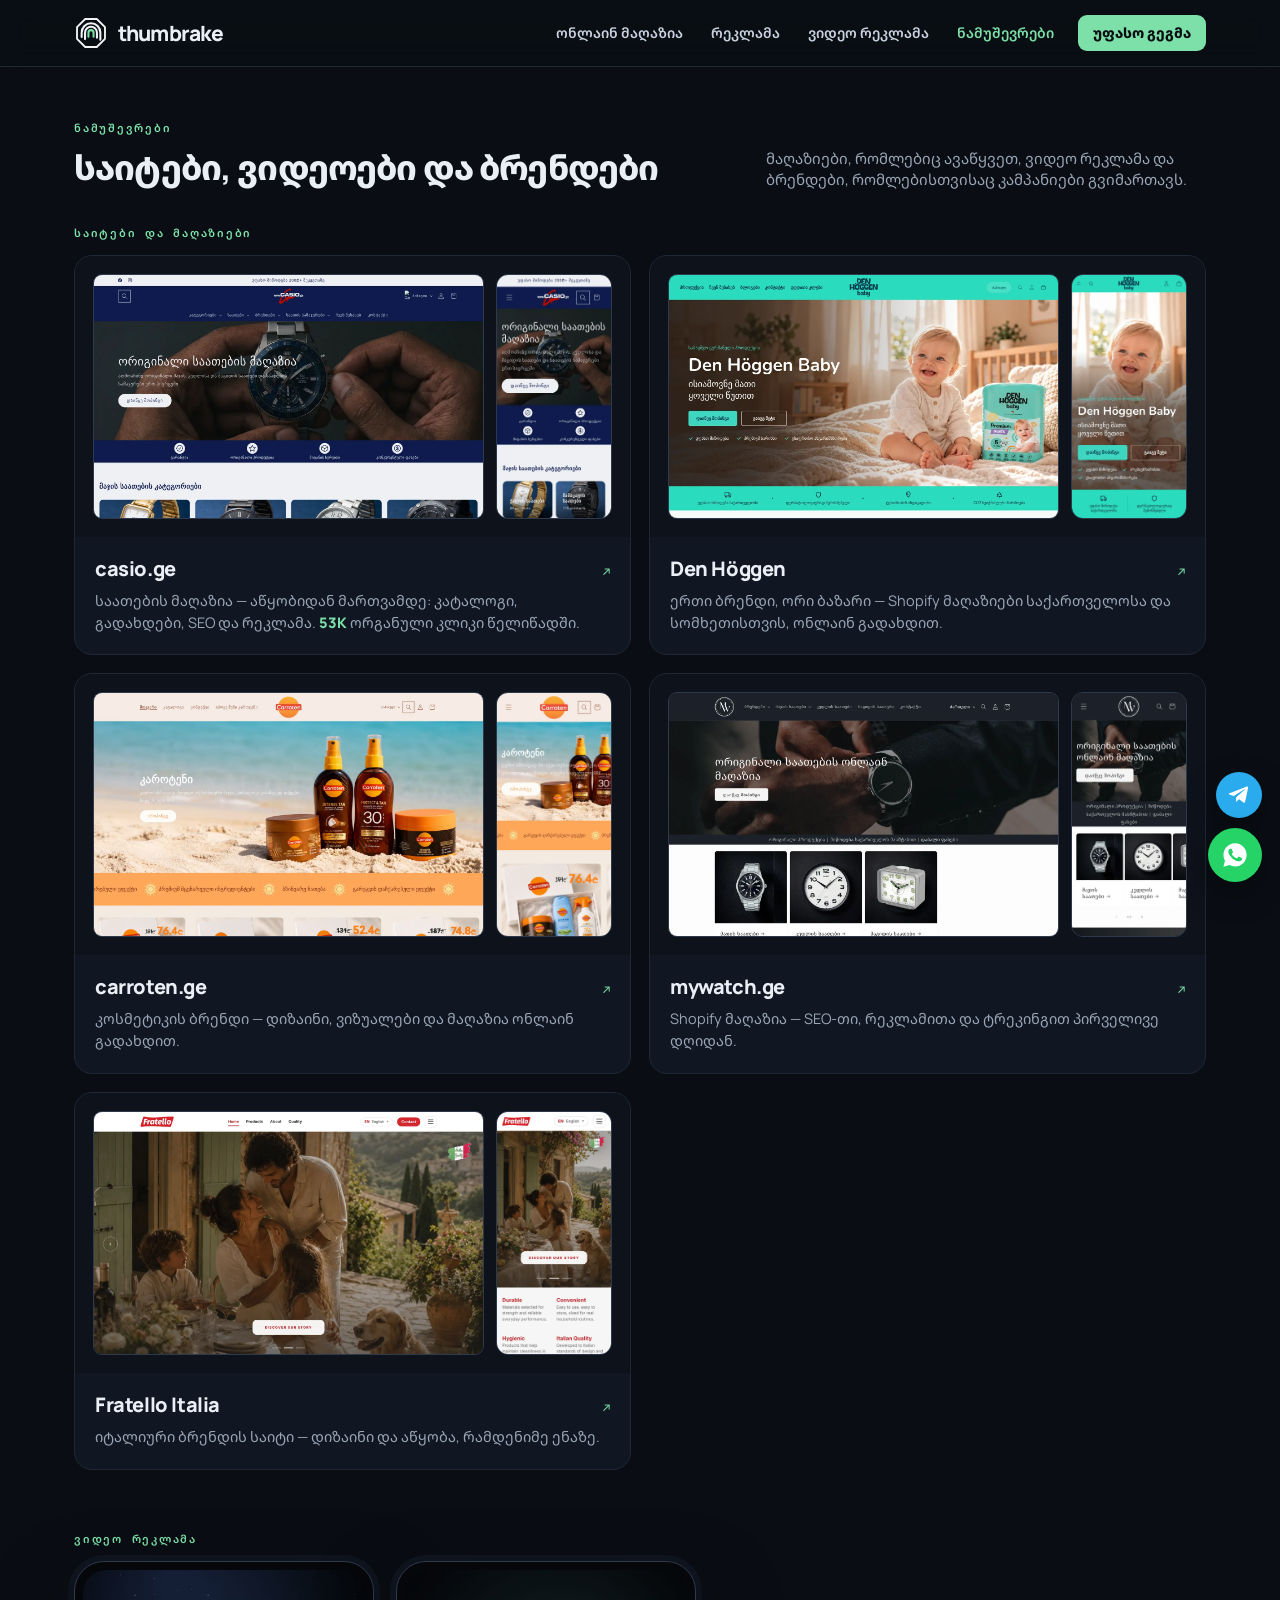
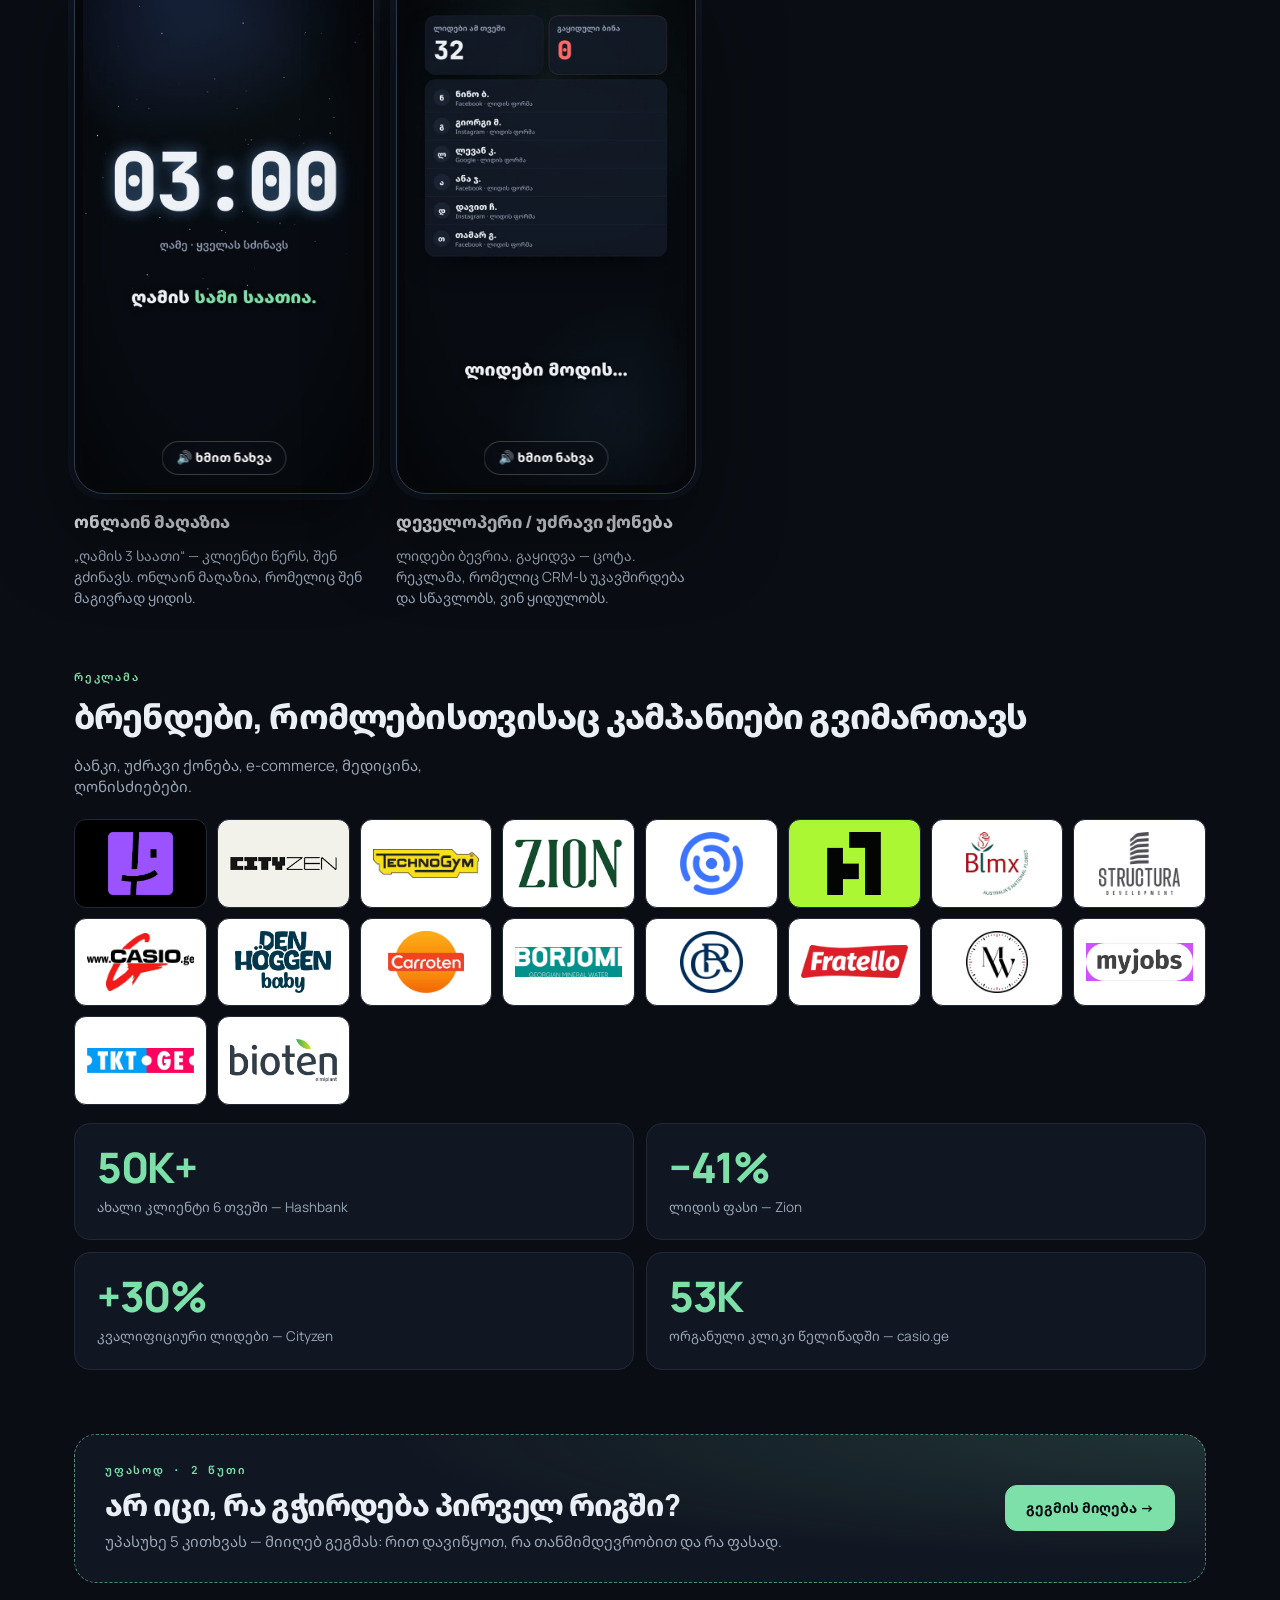
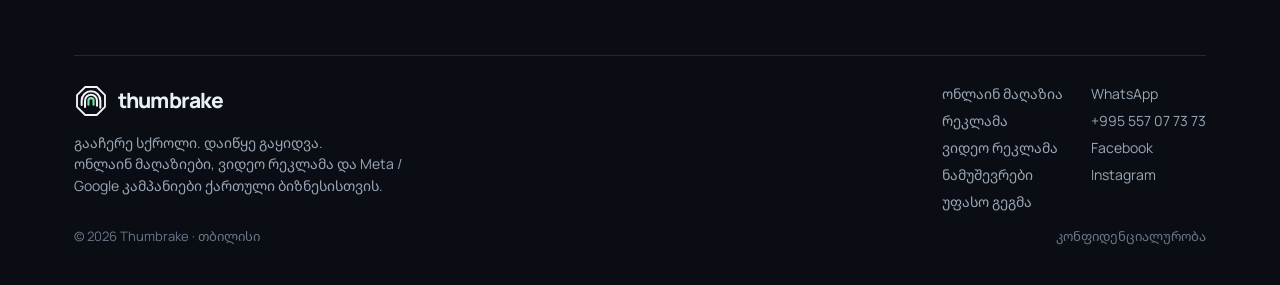
<file: works/index.html>
<!doctype html>
<html lang="ka">
<head>
<meta charset="utf-8">
<meta name="viewport" content="width=device-width,initial-scale=1">
<title>ნამუშევრები — Thumbrake</title>
<meta name="description" content="ონლაინ მაღაზიები, ვიდეო რეკლამა და 25+ ბრენდის სარეკლამო კამპანიები: Hashbank, Cityzen, Zion, casio.ge და სხვა.">
<link rel="canonical" href="https://thumbrake.ge/works/">
<meta name="theme-color" content="#0A0E14">
<link rel="icon" href="/img/favicon.svg" type="image/svg+xml">
<link rel="apple-touch-icon" href="/img/icon-512.png">
<meta property="og:type" content="website"><meta property="og:site_name" content="Thumbrake"><meta property="og:locale" content="ka_GE">
<meta property="og:title" content="ნამუშევრები — Thumbrake"><meta property="og:description" content="ონლაინ მაღაზიები, ვიდეო რეკლამა და 25+ ბრენდის სარეკლამო კამპანიები: Hashbank, Cityzen, Zion, casio.ge და სხვა."><meta property="og:url" content="https://thumbrake.ge/works/">
<meta property="og:image" content="https://thumbrake.ge/img/og.jpg"><meta property="og:image:width" content="1200"><meta property="og:image:height" content="630">
<meta name="twitter:card" content="summary_large_image">
<script type="application/ld+json">{"@context": "https://schema.org", "@type": "ProfessionalService", "name": "Thumbrake", "url": "https://thumbrake.ge", "logo": "https://thumbrake.ge/img/icon-512.png", "telephone": "+995557077373", "areaServed": "GE", "slogan": "გააჩერე სქროლი. დაიწყე გაყიდვა.", "sameAs": ["https://www.facebook.com/thumbrake", "https://www.instagram.com/thumbrake.ge"]}</script>

<link rel="preconnect" href="https://fonts.googleapis.com"><link rel="preconnect" href="https://fonts.gstatic.com" crossorigin>
<link href="https://fonts.googleapis.com/css2?family=Manrope:wght@400;500;600;700;800&family=Noto+Sans+Georgian:wght@400;500;600;700;800&family=JetBrains+Mono:wght@500;600;700&display=swap" rel="stylesheet">
<link rel="stylesheet" href="/assets/tb.css">
</head>
<body>

<header class="top"><div class="wrap">
<a class="logo" href="/" aria-label="Thumbrake — მთავარი"><img src="/img/mark.svg" alt="" width="34" height="34">thumbrake</a>
<nav class="nav" aria-label="მენიუ"><a href="/online-shop/">ონლაინ მაღაზია</a><a href="/advertising/">რეკლამა</a><a href="/video-ads/">ვიდეო რეკლამა</a><a href="/works/" class=on>ნამუშევრები</a><a class="cta" href="/plan/">უფასო გეგმა</a></nav>
<button class="burger" type="button" aria-label="მენიუ" aria-expanded="false"><i></i></button>
</div></header>
<main class="wrap">
<section class="sec" style="padding-top:56px"><div class="sh"><div><div class="k">ნამუშევრები</div><h2>საიტები, ვიდეოები და ბრენდები</h2></div><p>მაღაზიები, რომლებიც ავაწყვეთ, ვიდეო რეკლამა და ბრენდები, რომლებისთვისაც კამპანიები გვიმართავს.</p></div></section>
<section class="sec" style="padding-top:8px"><div class="k" style="margin-bottom:16px">საიტები და მაღაზიები</div><div class="work"><a class="wk reveal" href="https://casio.ge" target="_blank" rel="noopener noreferrer"><div class="shots"><img class="d" src="/img/work/casio-d.webp" alt="casio.ge" loading="lazy" decoding="async"><img class="m" src="/img/work/casio-m.webp" alt="" loading="lazy" decoding="async"></div><div class="b"><h3>casio.ge <span>↗</span></h3><p>საათების მაღაზია — აწყობიდან მართვამდე: კატალოგი, გადახდები, SEO და რეკლამა. <span class=kp>53K</span> ორგანული კლიკი წელიწადში.</p></div></a><a class="wk reveal" href="https://hoggen.ge" target="_blank" rel="noopener noreferrer"><div class="shots"><img class="d" src="/img/work/hoggen-d.webp" alt="Den Höggen" loading="lazy" decoding="async"><img class="m" src="/img/work/hoggen-m.webp" alt="" loading="lazy" decoding="async"></div><div class="b"><h3>Den Höggen <span>↗</span></h3><p>ერთი ბრენდი, ორი ბაზარი — Shopify მაღაზიები საქართველოსა და სომხეთისთვის, ონლაინ გადახდით.</p></div></a><a class="wk reveal" href="https://carroten.ge" target="_blank" rel="noopener noreferrer"><div class="shots"><img class="d" src="/img/work/carroten-d.webp" alt="carroten.ge" loading="lazy" decoding="async"><img class="m" src="/img/work/carroten-m.webp" alt="" loading="lazy" decoding="async"></div><div class="b"><h3>carroten.ge <span>↗</span></h3><p>კოსმეტიკის ბრენდი — დიზაინი, ვიზუალები და მაღაზია ონლაინ გადახდით.</p></div></a><a class="wk reveal" href="https://mywatch.ge" target="_blank" rel="noopener noreferrer"><div class="shots"><img class="d" src="/img/work/mywatch-d.webp" alt="mywatch.ge" loading="lazy" decoding="async"><img class="m" src="/img/work/mywatch-m.webp" alt="" loading="lazy" decoding="async"></div><div class="b"><h3>mywatch.ge <span>↗</span></h3><p>Shopify მაღაზია — SEO-თი, რეკლამითა და ტრეკინგით პირველივე დღიდან.</p></div></a><a class="wk reveal" href="https://fratello-italia.com" target="_blank" rel="noopener noreferrer"><div class="shots"><img class="d" src="/img/work/fratello-d.webp" alt="Fratello Italia" loading="lazy" decoding="async"><img class="m" src="/img/work/fratello-m.webp" alt="" loading="lazy" decoding="async"></div><div class="b"><h3>Fratello Italia <span>↗</span></h3><p>იტალიური ბრენდის საიტი — დიზაინი და აწყობა, რამდენიმე ენაზე.</p></div></a></div></section>
<section class="sec"><div class="k" style="margin-bottom:16px">ვიდეო რეკლამა</div><div class="vids"><div class="vc reveal"><div class="phone"><video src="/media/store.mp4" poster="/media/store.jpg" muted loop playsinline preload="metadata" data-name="store"></video><button class=snd type=button>🔊 ხმით ნახვა</button></div><h3>ონლაინ მაღაზია</h3><p>„ღამის 3 საათი“ — კლიენტი წერს, შენ გძინავს. ონლაინ მაღაზია, რომელიც შენ მაგივრად ყიდის.</p></div><div class="vc reveal"><div class="phone"><video src="/media/realty.mp4" poster="/media/realty.jpg" muted loop playsinline preload="metadata" data-name="realty"></video><button class=snd type=button>🔊 ხმით ნახვა</button></div><h3>დეველოპერი / უძრავი ქონება</h3><p>ლიდები ბევრია, გაყიდვა — ცოტა. რეკლამა, რომელიც CRM-ს უკავშირდება და სწავლობს, ვინ ყიდულობს.</p></div></div></section>
<section class="sec"><div class="sh"><div><div class="k">რეკლამა</div><h2>ბრენდები, რომლებისთვისაც კამპანიები გვიმართავს</h2></div><p>ბანკი, უძრავი ქონება, e-commerce, მედიცინა, ღონისძიებები.</p></div>
<div class="logos"><img src="/img/brands/hashbank.png" alt="Hashbank" style="background:#000" loading="lazy" decoding="async"><img src="/img/brands/cityzen.png" alt="Cityzen" style="background:#F2F2EA" loading="lazy" decoding="async"><img src="/img/brands/technogym.png" alt="Technogym" style="background:#fff" loading="lazy" decoding="async"><img src="/img/brands/zion.png" alt="Zion" style="background:#fff" loading="lazy" decoding="async"><img src="/img/brands/tnet.png" alt="TNET" style="background:#fff" loading="lazy" decoding="async"><img src="/img/brands/taf.png" alt="Tbilisi Architecture Forum" style="background:#ABF733" loading="lazy" decoding="async"><img src="/img/brands/bloomex.png" alt="Bloomex" style="background:#fff" loading="lazy" decoding="async"><img src="/img/brands/structura.png" alt="Structura Development" style="background:#fff" loading="lazy" decoding="async"><img src="/img/brands/casio.png" alt="Casio" style="background:#fff" loading="lazy" decoding="async"><img src="/img/brands/denhoggen.png" alt="Den Höggen" style="background:#fff" loading="lazy" decoding="async"><img src="/img/brands/carroten.png" alt="Carroten" style="background:#fff" loading="lazy" decoding="async"><img src="/img/brands/borjomi.png" alt="Borjomi" style="background:#fff" loading="lazy" decoding="async"><img src="/img/brands/richter.png" alt="Richter" style="background:#fff" loading="lazy" decoding="async"><img src="/img/brands/fratello.png" alt="Fratello" style="background:#fff" loading="lazy" decoding="async"><img src="/img/brands/mywatch.png" alt="MyWatch" style="background:#fff" loading="lazy" decoding="async"><img src="/img/brands/myjobs.png" alt="MyJobs" style="background:#fff" loading="lazy" decoding="async"><img src="/img/brands/tkt.png" alt="TKT" style="background:#fff" loading="lazy" decoding="async"><img src="/img/brands/bioten.png" alt="Bioten" style="background:#fff" loading="lazy" decoding="async"></div>
<div style="margin-top:18px"><div class="proof">
<div class="pf reveal"><div class="pv">50K+</div><div class="pl">ახალი კლიენტი 6 თვეში — Hashbank</div></div>
<div class="pf reveal"><div class="pv">−41%</div><div class="pl">ლიდის ფასი — Zion</div></div>
<div class="pf reveal"><div class="pv">+30%</div><div class="pl">კვალიფიციური ლიდები — Cityzen</div></div>
<div class="pf reveal"><div class="pv">53K</div><div class="pl">ორგანული კლიკი წელიწადში — casio.ge</div></div></div></div></section>
<section class="sec"><div class="band reveal"><div><div class="k">უფასოდ · 2 წუთი</div><h2>არ იცი, რა გჭირდება პირველ რიგში?</h2><p>უპასუხე 5 კითხვას — მიიღებ გეგმას: რით დავიწყოთ, რა თანმიმდევრობით და რა ფასად.</p></div><a class="btn p" href="/plan/">გეგმის მიღება →</a></div></section>
<footer class="foot">
<div class="r1"><div><a class="logo" href="/"><img src="/img/mark.svg" alt="" width="30" height="30">thumbrake</a><p>გააჩერე სქროლი. დაიწყე გაყიდვა.<br>ონლაინ მაღაზიები, ვიდეო რეკლამა და Meta / Google კამპანიები ქართული ბიზნესისთვის.</p></div>
<div class="lk"><a href="/online-shop/">ონლაინ მაღაზია</a><a href="https://wa.me/995557077373" target="_blank" rel="noopener">WhatsApp</a><a href="/advertising/">რეკლამა</a><a href="tel:+995557077373">+995 557 07 73 73</a><a href="/video-ads/">ვიდეო რეკლამა</a><a href="https://www.facebook.com/thumbrake" target="_blank" rel="noopener">Facebook</a><a href="/works/">ნამუშევრები</a><a href="https://www.instagram.com/thumbrake.ge" target="_blank" rel="noopener">Instagram</a><a href="/plan/">უფასო გეგმა</a></div></div>
<div class="r2"><span>© 2026 Thumbrake · თბილისი</span><a href="/privacy/">კონფიდენციალურობა</a></div>
</footer>
</main>
<div class="dock"><a class="tg" href="https://t.me/+995557077373" target="_blank" rel="noopener noreferrer" aria-label="Telegram"><svg width="22" height="22" viewBox="0 0 24 24" fill="currentColor" aria-hidden="true"><path d="M21.9 4.3 18.7 19.4c-.2 1-.9 1.3-1.8.8l-4.9-3.6-2.4 2.3c-.3.3-.5.5-1 .5l.4-5 9.1-8.2c.4-.4-.1-.6-.6-.2L6.3 13 1.5 11.5c-1-.3-1-1 .2-1.5L20.6 2.7c.9-.3 1.6.2 1.3 1.6Z"/></svg></a><a class="wa" href="https://wa.me/995557077373" target="_blank" rel="noopener noreferrer" aria-label="WhatsApp"><svg width="28" height="28" viewBox="0 0 24 24" fill="currentColor" aria-hidden="true"><path d="M12.04 2C6.58 2 2.13 6.45 2.13 11.91c0 1.75.46 3.45 1.32 4.95L2.05 22l5.25-1.38a9.9 9.9 0 0 0 4.74 1.21h.01c5.46 0 9.91-4.45 9.91-9.91 0-2.65-1.03-5.14-2.9-7.01A9.84 9.84 0 0 0 12.04 2Zm5.8 14.06c-.24.68-1.42 1.3-1.95 1.35-.5.05-1.13.07-1.82-.11a16.6 16.6 0 0 1-1.65-.61c-2.9-1.25-4.8-4.18-4.95-4.37-.14-.2-1.18-1.57-1.18-3s.75-2.13 1.02-2.42c.27-.29.58-.36.78-.36h.56c.18 0 .42-.07.66.5.24.58.82 2 .89 2.15.07.15.12.32.02.51-.1.2-.15.32-.29.49-.15.17-.31.38-.44.51-.15.15-.3.3-.13.6.17.29.76 1.25 1.63 2.03 1.12 1 2.06 1.3 2.36 1.45.29.15.46.12.63-.07.17-.2.73-.85.92-1.14.2-.29.39-.24.66-.15.27.1 1.7.8 2 .95.29.14.48.22.55.34.07.12.07.7-.17 1.38Z"/></svg></a></div>
<script src="/assets/tb.js" defer></script>
</body>
</html>
</file>
<file: assets/tb.css>
*{box-sizing:border-box}
:root{--bg:#0A0E14;--card:#111722;--card2:#0D121B;--line:#202836;--line2:#2E3A4C;--text:#EAEEF5;--muted:#9AA6B6;--dim:#6B7789;--acc:#7CE0A8;--mono:'JetBrains Mono','Noto Sans Georgian',ui-monospace,monospace}
html,body{margin:0;background:var(--bg);color:var(--text);font-family:Manrope,'Noto Sans Georgian',system-ui,sans-serif;-webkit-font-smoothing:antialiased}
a{color:var(--acc);text-decoration:none}
.wrap{max-width:1180px;margin:0 auto;padding:0 24px}
.k{font:600 11px/1 var(--mono);letter-spacing:.16em;text-transform:uppercase;color:var(--acc)}
.hero{padding:64px 0 40px;display:grid;grid-template-columns:minmax(0,1.05fr) minmax(0,.95fr);gap:40px;align-items:center}
h1{margin:16px 0 16px;font-size:clamp(32px,4.6vw,54px);line-height:1.06;font-weight:800;letter-spacing:-.03em;text-wrap:balance}
h1 .g{background:linear-gradient(90deg,#7CE0A8,#6FB7FF);-webkit-background-clip:text;background-clip:text;color:transparent;padding:0 .04em .14em 0;margin:0 -.04em -.14em 0}
.lead{font-size:17px;line-height:1.6;color:var(--muted);margin:0;max-width:560px}
.ticks{list-style:none;padding:0;margin:22px 0 0;display:grid;gap:10px}
.ticks li{display:flex;gap:10px;align-items:flex-start;font-size:15.5px;line-height:1.45}
.ticks li:before{content:"✓";flex:none;width:22px;height:22px;border-radius:50%;background:rgba(124,224,168,.14);color:var(--acc);display:flex;align-items:center;justify-content:center;font:700 12px/1 Manrope}
.ctas{display:flex;gap:10px;flex-wrap:wrap;margin-top:28px}
.btn{font:700 14px/1 Manrope,'Noto Sans Georgian',sans-serif;padding:15px 20px;border-radius:12px;border:1px solid var(--line2);color:var(--text);background:#151C28;display:inline-flex;gap:9px;align-items:center;cursor:pointer;transition:transform .2s,filter .2s}
.btn:hover{transform:translateY(-1px);color:var(--text)}
.btn.p{background:var(--acc);border-color:var(--acc);color:#0A0E14}
.btn.wa{background:#25D366;border-color:#25D366;color:#06210f}
.price-note{margin-top:14px;font-size:13.5px;color:var(--dim)}
.price-note b{color:var(--text)}
.mock{position:relative;display:grid;grid-template-columns:minmax(0,1fr) minmax(0,.33fr);gap:14px;align-items:end;background:var(--card2);border:1px solid var(--line);border-radius:20px;padding:22px}
.mock img{display:block;width:100%;object-fit:cover;object-position:top;border:1px solid var(--line2);background:#0A0E14}
.mock .d{aspect-ratio:16/10;border-radius:10px}.mock .m{aspect-ratio:9/19;border-radius:14px}
.mock .chip{position:absolute;left:18px;top:-14px;font:700 12px/1 Manrope;padding:9px 12px;border-radius:999px;background:var(--acc);color:#0A0E14;box-shadow:0 8px 20px rgba(0,0,0,.3)}
.sec{padding:56px 0 8px}
.sh{display:flex;align-items:end;justify-content:space-between;gap:16px;flex-wrap:wrap;margin-bottom:22px}
.sh h2{margin:10px 0 0;font-size:clamp(24px,3vw,34px);font-weight:800;letter-spacing:-.025em;text-wrap:balance}
.sh p{margin:0;color:var(--muted);font-size:15px;max-width:440px}
.work{display:grid;grid-template-columns:repeat(2,minmax(0,1fr));gap:18px}
.wk{background:var(--card);border:1px solid var(--line);border-radius:18px;overflow:hidden;display:flex;flex-direction:column;transition:border-color .2s,transform .2s;color:var(--text)}
.wk:hover{border-color:var(--line2);transform:translateY(-3px);color:var(--text)}
.wk .shots{background:var(--card2);padding:18px;display:grid;grid-template-columns:minmax(0,1fr) minmax(0,.296fr);gap:12px;align-items:end}
.wk .shots img{display:block;width:100%;object-fit:cover;object-position:top;border:1px solid var(--line2)}
.wk .shots .d{aspect-ratio:16/10;border-radius:9px}.wk .shots .m{aspect-ratio:9/19;border-radius:12px}
.wk .b{padding:18px 20px 20px;display:flex;flex-direction:column;gap:8px}
.wk h3{margin:0;font-size:20px;font-weight:800;letter-spacing:-.02em;display:flex;justify-content:space-between;align-items:baseline;gap:10px}
.wk h3 span{font:600 12px/1 var(--mono);color:var(--acc)}
.wk p{margin:0;color:var(--muted);font-size:14.5px;line-height:1.55}
.wk .kp{font-weight:800;color:var(--acc)}
.feat{display:grid;grid-template-columns:repeat(3,minmax(0,1fr));gap:14px}
.f{background:var(--card);border:1px solid var(--line);border-radius:16px;padding:20px}
.f .i{width:38px;height:38px;border-radius:10px;background:rgba(124,224,168,.12);color:var(--acc);display:flex;align-items:center;justify-content:center;font-size:18px}
.f h3{margin:14px 0 6px;font-size:16.5px;font-weight:800;letter-spacing:-.01em}
.f p{margin:0;color:var(--muted);font-size:14px;line-height:1.55}
.style{display:grid;grid-template-columns:minmax(0,1.2fr) minmax(0,.8fr);gap:18px}
.box{background:var(--card);border:1px solid var(--line);border-radius:18px;padding:26px}
.box h3{margin:0 0 10px;font-size:22px;font-weight:800;letter-spacing:-.02em}
.box p{margin:0;color:var(--muted);font-size:15px;line-height:1.6}
.types{display:flex;flex-wrap:wrap;gap:8px;margin-top:16px}.types span{font:600 13px/1 Manrope,'Noto Sans Georgian',sans-serif;padding:9px 12px;border-radius:999px;border:1px solid rgba(124,224,168,.35);color:var(--text);background:rgba(124,224,168,.06)}
.box.acc{background:linear-gradient(135deg,rgba(124,224,168,.12),rgba(111,183,255,.06));border-color:rgba(124,224,168,.35)}
.steps{display:grid;grid-template-columns:repeat(4,minmax(0,1fr));gap:14px;counter-reset:s}
.st{background:var(--card);border:1px solid var(--line);border-radius:16px;padding:20px;position:relative}
.st:before{counter-increment:s;content:"0" counter(s);font:700 12px/1 var(--mono);color:var(--acc)}
.st h3{margin:12px 0 6px;font-size:16.5px;font-weight:800}
.st p{margin:0;color:var(--muted);font-size:14px;line-height:1.55}
.pricing{display:grid;grid-template-columns:repeat(2,minmax(0,1fr));gap:18px}
.pc{background:var(--card);border:1px solid var(--line);border-radius:18px;padding:26px;display:flex;flex-direction:column;gap:14px}
.pc.main{border-color:var(--acc);box-shadow:0 0 0 1px rgba(124,224,168,.25)}
.pc .t{font:700 12px/1 var(--mono);letter-spacing:.12em;text-transform:uppercase;color:var(--acc)}
.pc .pr{font-size:38px;font-weight:800;letter-spacing:-.03em}
.pc .pr small{font-size:15px;color:var(--dim);font-weight:600;margin-left:4px}
.pc ul{list-style:none;padding:0;margin:0;display:grid;gap:9px}
.pc li{display:flex;gap:9px;font-size:14.5px;color:var(--muted);line-height:1.45}
.pc li:before{content:"✓";color:var(--acc);font-weight:800}
.lead-sec{display:grid;grid-template-columns:minmax(0,.9fr) minmax(0,1.1fr);gap:24px;align-items:start}
form.lf{background:var(--card);border:1px solid var(--line2);border-radius:18px;padding:24px;display:grid;gap:12px}
.lf label{display:grid;gap:7px;font:600 11px/1.2 var(--mono);letter-spacing:.1em;text-transform:uppercase;color:var(--dim)}
.lf input,.lf select{font:600 16px/1.2 Manrope,'Noto Sans Georgian',sans-serif;color:var(--text);background:#0B1018;border:1px solid var(--line2);border-radius:10px;padding:13px 14px;outline:none;width:100%}
.lf input:focus,.lf select:focus{border-color:var(--acc)}
.lf .btn{justify-content:center;width:100%;margin-top:4px}
.lf .hint{font-size:12.5px;color:var(--dim);margin:0}
.lf .ok{display:none;padding:14px;border-radius:12px;background:rgba(124,224,168,.12);border:1px solid rgba(124,224,168,.35);font-size:15px;line-height:1.5}
.lf.done .ok{display:block}.lf.done .fi{display:none}
.alt{display:grid;gap:12px}
.alt a.box{display:block;color:var(--text);transition:border-color .2s}
.alt a.box:hover{border-color:var(--acc)}
.alt a.box h3{font-size:18px}
.faq{display:grid;gap:10px}
.faq details{background:var(--card);border:1px solid var(--line);border-radius:14px;padding:4px 20px}
.faq summary{cursor:pointer;list-style:none;padding:16px 0;font-weight:700;font-size:16px;display:flex;justify-content:space-between;gap:12px}
.faq summary::-webkit-details-marker{display:none}
.faq summary:after{content:"+";color:var(--acc);font-weight:800}
.faq details[open] summary:after{content:"−"}
.faq p{margin:0 0 16px;color:var(--muted);font-size:15px;line-height:1.6}
.foot{margin:64px 0 0;border-top:1px solid var(--line);padding:28px 0 40px;display:flex;justify-content:space-between;gap:16px;flex-wrap:wrap;align-items:center;color:var(--muted);font-size:14px}
@media (max-width:960px){.hero{grid-template-columns:1fr;padding-top:40px}.feat{grid-template-columns:repeat(2,minmax(0,1fr))}.steps{grid-template-columns:repeat(2,minmax(0,1fr))}.style,.lead-sec{grid-template-columns:1fr}}
@media (max-width:640px){.work,.pricing,.feat,.steps{grid-template-columns:1fr}.btn{width:100%;justify-content:center}.sec{padding-top:44px}}

.proof{display:grid;grid-template-columns:repeat(2,minmax(0,1fr));gap:12px}
.pf{background:var(--card);border:1px solid var(--line);border-radius:16px;padding:22px}
.pv{font-size:clamp(30px,3.6vw,42px);font-weight:800;letter-spacing:-.03em;color:var(--acc);line-height:1}
.pl{margin-top:10px;font-size:13.5px;color:var(--muted);line-height:1.45}
.logos{display:grid;grid-template-columns:repeat(8,minmax(0,1fr));gap:10px}
.logos img{width:100%;aspect-ratio:3/2;object-fit:contain;padding:12px;border-radius:12px;border:1px solid var(--line)}
@media (max-width:960px){.logos{grid-template-columns:repeat(4,minmax(0,1fr))}}
/* ── Thumbrake chrome ── */
html{scroll-behavior:smooth}
::selection{background:rgba(124,224,168,.3)}
.top{position:sticky;top:0;z-index:40;background:rgba(10,14,20,.86);backdrop-filter:blur(12px);-webkit-backdrop-filter:blur(12px);border-bottom:1px solid var(--line)}
.top .wrap{display:flex;align-items:center;justify-content:space-between;gap:16px;height:66px}
.logo{display:inline-flex;align-items:center;gap:10px;color:var(--text)!important;font:800 21px/1 Manrope,sans-serif;letter-spacing:-.04em}
.logo img{width:34px;height:34px;transition:transform .35s}
.logo:hover img{transform:rotate(-22.5deg)}
.nav{display:flex;align-items:center;gap:4px}
.nav a{font:600 14px/1 Manrope,'Noto Sans Georgian',sans-serif;color:#C9D2DF;padding:10px 12px;border-radius:9px;white-space:nowrap}
.nav a:hover{color:var(--text);background:#151C28}
.nav a.on{color:var(--acc)}
.nav .cta{margin-left:8px;background:var(--acc);color:#0A0E14!important;padding:11px 15px;font-weight:800}
.nav .cta:hover{filter:brightness(1.08);background:var(--acc)}
.burger{display:none;width:42px;height:42px;border-radius:11px;border:1px solid var(--line2);background:#0F1520;color:var(--text);cursor:pointer;align-items:center;justify-content:center}
.burger i{display:block;width:16px;height:2px;background:currentColor;border-radius:2px;position:relative;transition:background .2s}
.burger i:before,.burger i:after{content:"";position:absolute;left:0;width:16px;height:2px;background:currentColor;border-radius:2px;transition:transform .25s,top .25s}
.burger i:before{top:-5px}.burger i:after{top:5px}
.menu-open .burger i{background:transparent}
.menu-open .burger i:before{top:0;transform:rotate(45deg)}.menu-open .burger i:after{top:0;transform:rotate(-45deg)}
@media (max-width:900px){
 .burger{display:inline-flex}
 .nav{position:fixed;left:12px;right:12px;top:74px;flex-direction:column;align-items:stretch;gap:2px;padding:10px;border-radius:16px;border:1px solid var(--line2);background:#0F1520;box-shadow:0 24px 60px rgba(0,0,0,.45);opacity:0;transform:translateY(-8px);pointer-events:none;transition:opacity .2s,transform .2s}
 .menu-open .nav{opacity:1;transform:none;pointer-events:auto}
 .nav a{padding:14px 14px;font-size:16px}
 .nav .cta{margin:6px 0 0;text-align:center}
}
/* floating contact dock */
.dock{position:fixed;right:18px;bottom:18px;z-index:50;display:flex;flex-direction:column;gap:10px}
.dock a{width:54px;height:54px;border-radius:50%;display:flex;align-items:center;justify-content:center;box-shadow:0 12px 30px rgba(0,0,0,.4);transition:transform .2s}
.dock a:hover{transform:scale(1.07)}
.dock .wa{background:#25D366;color:#fff}.dock .tg{background:#2AABEE;color:#fff;width:46px;height:46px;margin-left:8px}
/* hero video */
.hv{position:relative;display:flex;justify-content:center;gap:18px;align-items:flex-end}
.phone{position:relative;width:min(300px,70vw);aspect-ratio:9/16;border-radius:30px;padding:8px;background:#05070A;border:1px solid var(--line2);box-shadow:0 40px 80px rgba(0,0,0,.5),0 0 0 6px #0F1520}
.phone video{width:100%;height:100%;object-fit:cover;border-radius:23px;display:block;background:#0A0E14}
.phone.sm{width:min(220px,40vw);opacity:.92;transform:translateY(-30px)}
.snd{position:absolute;left:50%;bottom:18px;transform:translateX(-50%);font:700 12.5px/1 Manrope,'Noto Sans Georgian',sans-serif;padding:10px 14px;border-radius:999px;border:1px solid rgba(255,255,255,.2);background:rgba(10,14,20,.7);color:#fff;cursor:pointer;backdrop-filter:blur(6px);white-space:nowrap}
.hv .chip{position:absolute;left:0;top:30px;font:700 12px/1 Manrope,'Noto Sans Georgian',sans-serif;padding:10px 13px;border-radius:999px;background:var(--acc);color:#0A0E14;box-shadow:0 10px 24px rgba(0,0,0,.35);z-index:2}
/* service cards */
.svc{display:grid;grid-template-columns:repeat(3,minmax(0,1fr));gap:16px}
.sv{position:relative;display:flex;flex-direction:column;gap:12px;background:var(--card);border:1px solid var(--line);border-radius:20px;padding:26px;color:var(--text)!important;transition:border-color .2s,transform .2s;overflow:hidden}
.sv:hover{border-color:var(--acc);transform:translateY(-3px)}
.sv .n{font:700 12px/1 var(--mono);color:var(--acc);letter-spacing:.12em}
.sv h3{margin:4px 0 0;font-size:23px;font-weight:800;letter-spacing:-.02em}
.sv p{margin:0;color:var(--muted);font-size:15px;line-height:1.55}
.sv ul{list-style:none;padding:0;margin:4px 0 0;display:grid;gap:7px}
.sv li{font-size:14px;color:var(--muted);display:flex;gap:8px}.sv li:before{content:"✓";color:var(--acc);font-weight:800}
.sv .ft{margin-top:auto;padding-top:14px;border-top:1px solid var(--line);display:flex;justify-content:space-between;align-items:center;font-weight:800}
.sv .ft span{color:var(--acc)}
.sv.hot{background:linear-gradient(160deg,rgba(124,224,168,.13),rgba(111,183,255,.05) 60%),var(--card);border-color:rgba(124,224,168,.4)}
/* video gallery */
.vids{display:grid;grid-template-columns:repeat(auto-fit,minmax(240px,300px));gap:22px;justify-content:start}
.vc{display:flex;flex-direction:column;gap:12px}
.vc .phone{width:100%}
.vc h3{margin:4px 0 0;font-size:17px;font-weight:800}
.vc p{margin:0;color:var(--muted);font-size:14px;line-height:1.5}
/* band */
.band{display:flex;align-items:center;justify-content:space-between;gap:20px;flex-wrap:wrap;padding:30px;border-radius:22px;border:1px dashed rgba(124,224,168,.55);background:radial-gradient(120% 140% at 100% 0%,rgba(124,224,168,.14),transparent 60%),var(--card)}
.band h2{margin:8px 0 6px;font-size:clamp(22px,2.6vw,30px);font-weight:800;letter-spacing:-.02em}
.band p{margin:0;color:var(--muted);font-size:15px}
/* marquee logos */
.mq{overflow:hidden;-webkit-mask-image:linear-gradient(90deg,transparent,#000 8%,#000 92%,transparent);mask-image:linear-gradient(90deg,transparent,#000 8%,#000 92%,transparent)}
.mq .tr{display:flex;gap:12px;width:max-content;animation:mq 40s linear infinite}
.mq:hover .tr{animation-play-state:paused}
.mq img{height:64px;width:110px;object-fit:contain;padding:10px;border-radius:12px;border:1px solid var(--line)}
@keyframes mq{to{transform:translateX(-50%)}}
@media (prefers-reduced-motion:reduce){.mq .tr{animation:none;flex-wrap:wrap;width:auto}}
.foot{flex-direction:column;align-items:stretch}
.foot .r1{display:flex;justify-content:space-between;gap:20px;flex-wrap:wrap;align-items:flex-start}
.foot .r1 p{margin:10px 0 0;max-width:360px;line-height:1.55}
.foot .lk{display:grid;grid-template-columns:repeat(2,auto);gap:8px 28px}
.foot .lk a{color:var(--muted)}.foot .lk a:hover{color:var(--text)}
.foot .r2{display:flex;justify-content:space-between;gap:12px;flex-wrap:wrap;font-size:13px;color:var(--dim)}
.foot .r2 a{color:var(--dim)}
.legal{max-width:760px}.legal h2{font-size:22px;margin:34px 0 10px}.legal p,.legal li{color:var(--muted);line-height:1.7;font-size:15.5px}
.reveal{opacity:0;transform:translateY(18px);transition:opacity .6s,transform .6s}.reveal.in{opacity:1;transform:none}
@media (prefers-reduced-motion:reduce){.reveal{opacity:1;transform:none}}
@media (max-width:960px){.svc{grid-template-columns:1fr}.phone.sm{display:none}.hv .chip{left:50%;transform:translateX(-50%);top:-14px}}
@media (max-width:640px){.logos{grid-template-columns:repeat(3,minmax(0,1fr))}.band{padding:22px}.dock{right:12px;bottom:12px}}
/* ── plan quiz ── */
.pq{max-width:760px;margin:0 auto;padding:48px 0 20px}
.pq-prog{height:5px;border-radius:5px;background:var(--line);overflow:hidden;margin:18px 0 26px}
.pq-prog i{display:block;height:100%;background:var(--acc);width:0;transition:width .4s}
.pq-step{animation:pqIn .35s ease both}
.pq-step.out{animation:pqOut .22s ease both}
@keyframes pqIn{from{opacity:0;transform:translateX(26px)}}
@keyframes pqOut{to{opacity:0;transform:translateX(-26px)}}
@media (prefers-reduced-motion:reduce){.pq-step,.pq-step.out{animation:none}}
.pq h2{margin:8px 0 6px;font-size:clamp(24px,3.2vw,34px);font-weight:800;letter-spacing:-.025em}
.pq .sub{margin:0 0 20px;color:var(--muted);font-size:15.5px}
.opts{display:grid;grid-template-columns:repeat(2,minmax(0,1fr));gap:10px}
.opt{display:flex;align-items:center;gap:12px;text-align:left;padding:17px 18px;border-radius:14px;border:1px solid var(--line2);background:var(--card);color:var(--text);font:700 15.5px/1.35 Manrope,'Noto Sans Georgian',sans-serif;cursor:pointer;transition:border-color .15s,background .15s,transform .15s}
.opt:hover{border-color:var(--acc);transform:translateY(-1px)}
.opt .e{font-size:20px;flex:none}
.opt.on{border-color:var(--acc);background:rgba(124,224,168,.1)}
.pq-nav{display:flex;justify-content:space-between;gap:10px;margin-top:22px}
.pq-nav .btn{width:auto}
.lnk{background:none;border:0;color:var(--muted);font:600 14px Manrope,'Noto Sans Georgian',sans-serif;cursor:pointer;padding:10px 0}
.lnk:hover{color:var(--text)}
.pq form.lf{margin-top:6px}
.res{display:grid;gap:14px}
.res .sum{font-size:17px;line-height:1.65;color:var(--text);background:var(--card);border:1px solid var(--line);border-radius:18px;padding:22px}
.res .stp{display:grid;grid-template-columns:auto 1fr auto;gap:16px;align-items:start;background:var(--card);border:1px solid var(--line);border-radius:16px;padding:20px}
.res .stp:first-of-type{border-color:var(--acc)}
.res .stp b.nn{font:700 13px/1 var(--mono);color:var(--acc);padding-top:4px}
.res .stp h3{margin:0 0 6px;font-size:18px;font-weight:800}
.res .stp p{margin:0;color:var(--muted);font-size:14.5px;line-height:1.55}
.res .stp .pr{font-weight:800;white-space:nowrap;color:var(--acc);font-size:14.5px}
@media (max-width:640px){.opts{grid-template-columns:1fr}.res .stp{grid-template-columns:auto 1fr}.res .stp .pr{grid-column:2}}
.hv .chip{white-space:nowrap}
@media (max-width:640px){.vids{grid-template-columns:minmax(0,300px);justify-content:center}.phone{width:min(280px,76vw)}}
</file>
